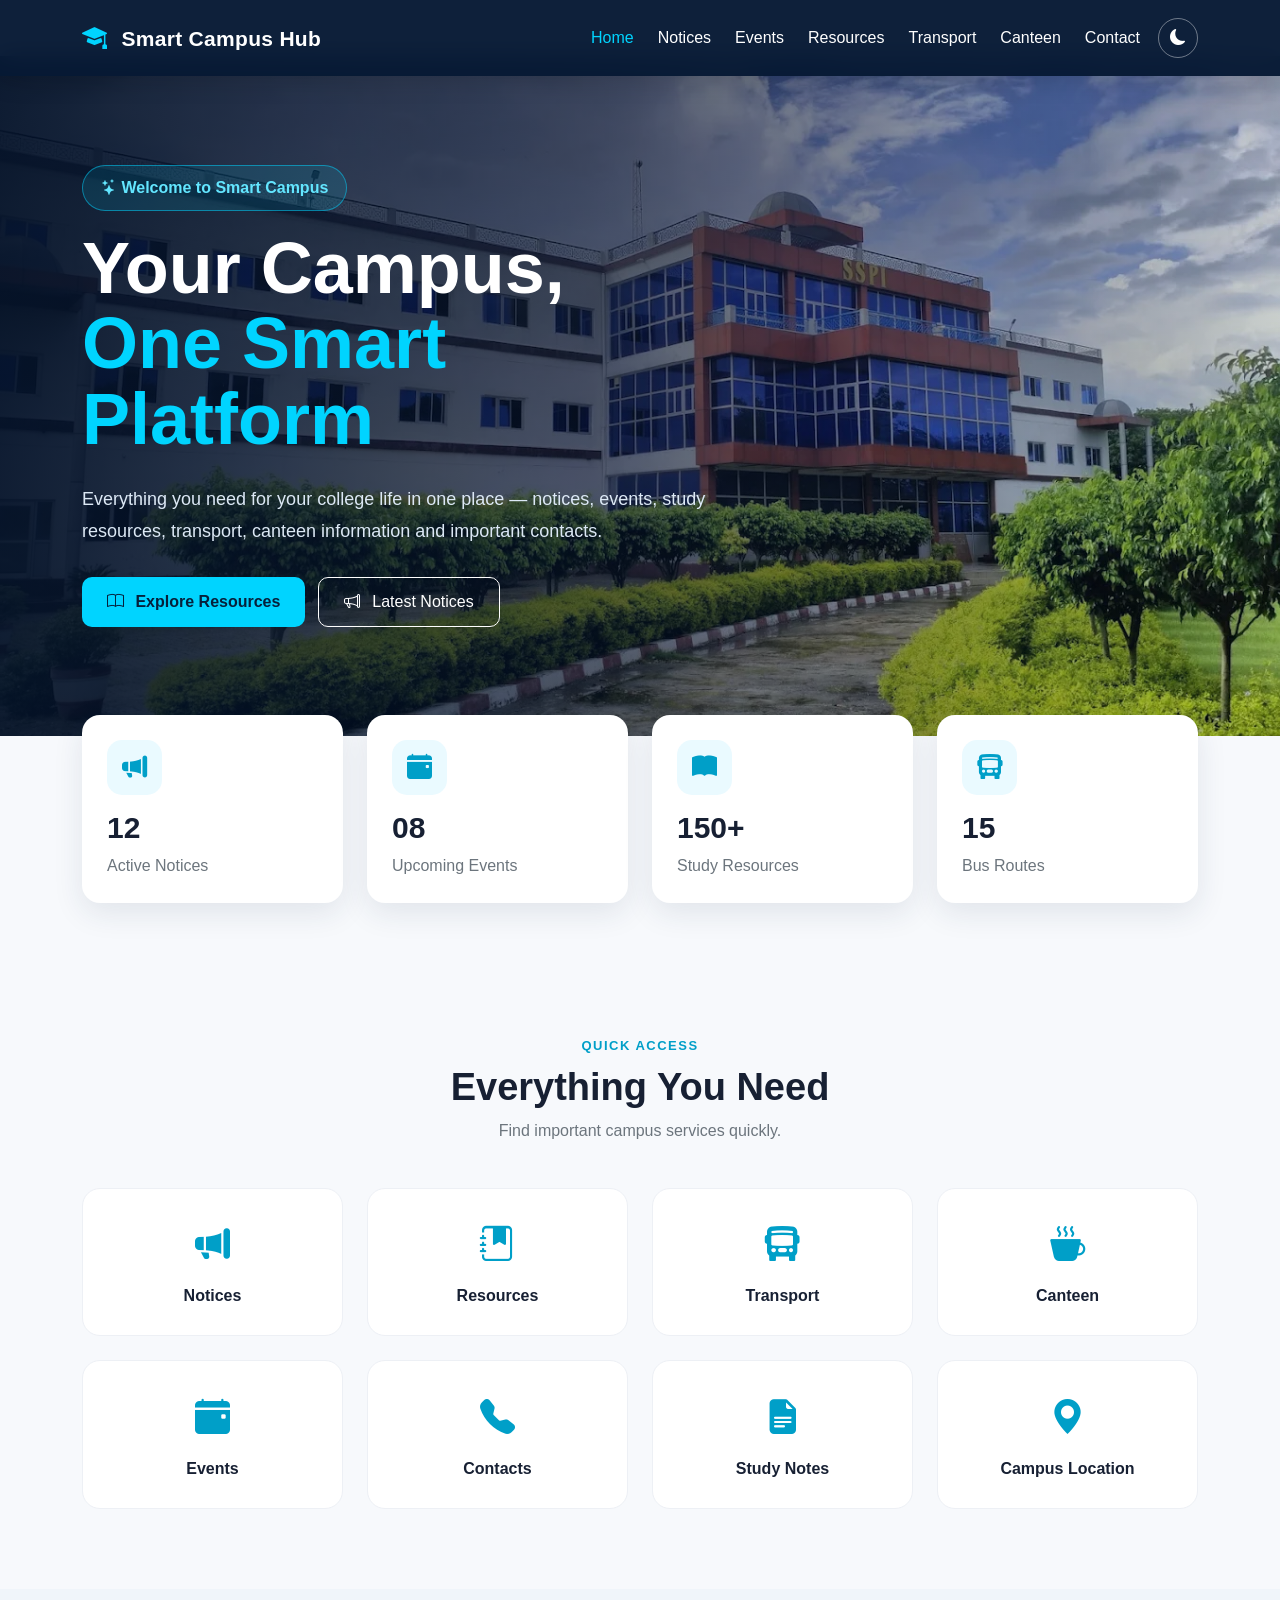
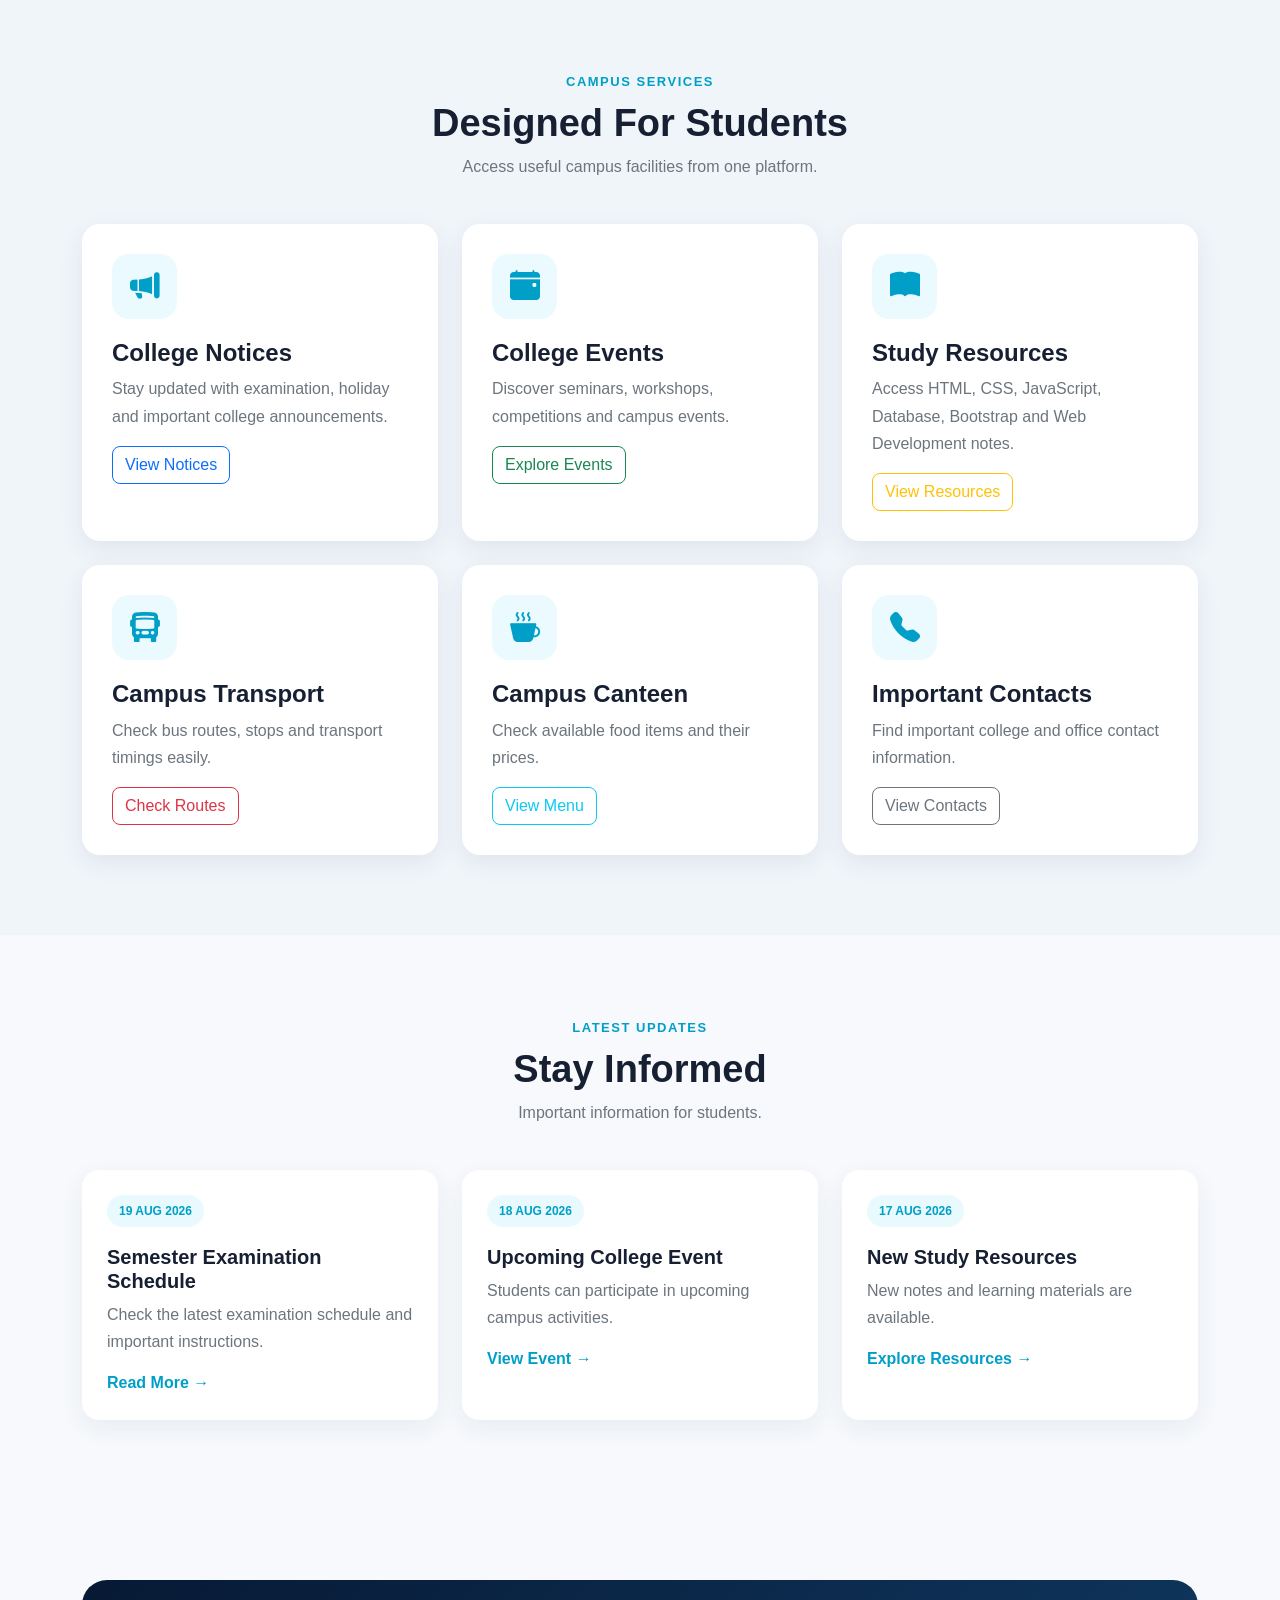
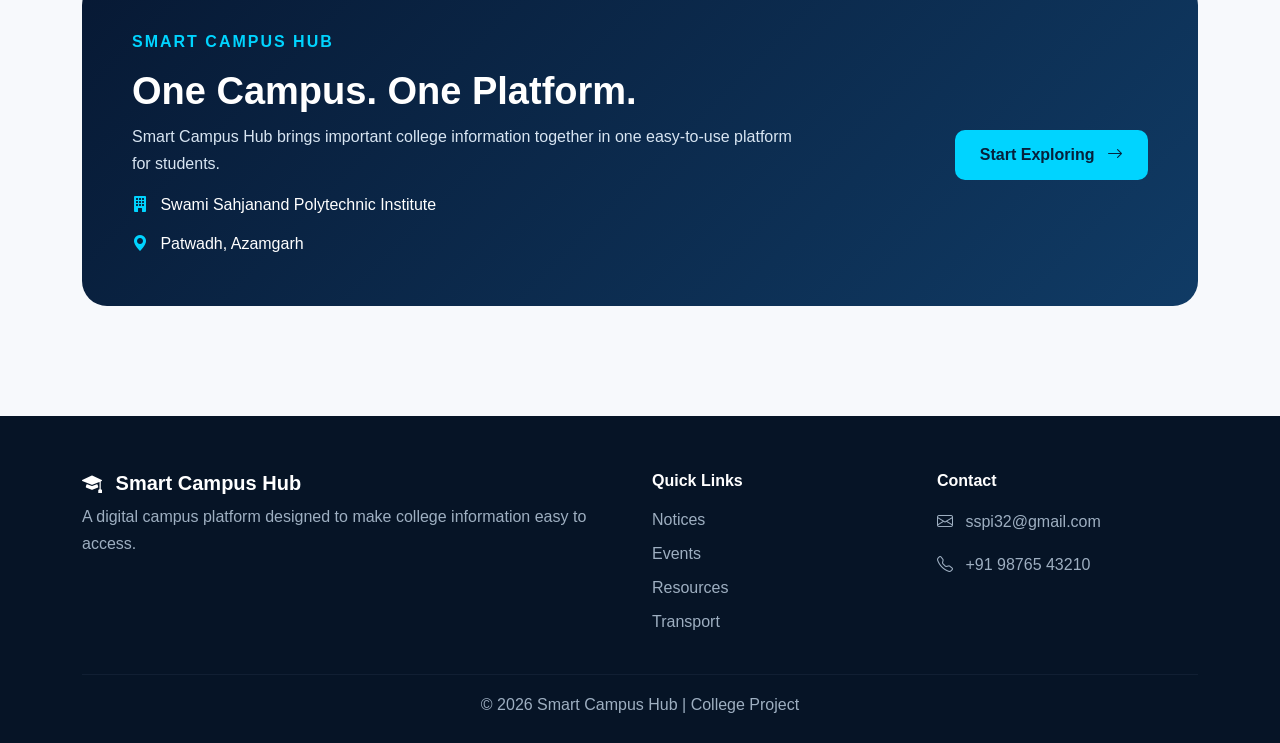
<file: index.html>
<!DOCTYPE html>
<html lang="en">
<head>
    <meta charset="UTF-8">
    <meta name="viewport" content="width=device-width, initial-scale=1.0">

    <title>Smart Campus Hub</title>

    <!-- Bootstrap -->
    <link href="https://cdn.jsdelivr.net/npm/bootstrap@5.3.3/dist/css/bootstrap.min.css" rel="stylesheet">

    <!-- Bootstrap Icons -->
    <link rel="stylesheet" href="https://cdn.jsdelivr.net/npm/bootstrap-icons@1.11.3/font/bootstrap-icons.min.css">

    <!-- Your CSS -->
    <link rel="stylesheet" href="style.css">
</head>

<body>

<!-- ================= NAVBAR ================= -->

<nav class="navbar navbar-expand-lg navbar-dark fixed-top custom-navbar">

    <div class="container">

        <a class="navbar-brand fw-bold" href="index.html">
            <i class="bi bi-mortarboard-fill me-2"></i>
            Smart Campus Hub
        </a>

        <button class="navbar-toggler"
                type="button"
                data-bs-toggle="collapse"
                data-bs-target="#navbarMenu">

            <span class="navbar-toggler-icon"></span>

        </button>

        <div class="collapse navbar-collapse" id="navbarMenu">

            <ul class="navbar-nav ms-auto align-items-lg-center">

                <li class="nav-item">
                    <a class="nav-link active" href="index.html">Home</a>
                </li>

                <li class="nav-item">
                    <a class="nav-link" href="notices.html">Notices</a>
                </li>

                <li class="nav-item">
                    <a class="nav-link" href="events.html">Events</a>
                </li>

                <li class="nav-item">
                    <a class="nav-link" href="resources.html">Resources</a>
                </li>

                <li class="nav-item">
                    <a class="nav-link" href="transport.html">Transport</a>
                </li>

                <li class="nav-item">
                    <a class="nav-link" href="canteen.html">Canteen</a>
                </li>

                <li class="nav-item">
                    <a class="nav-link" href="contact.html">Contact</a>
                </li>

                <li class="nav-item">
                    <button id="themeToggle" class="theme-btn">
                        <i class="bi bi-moon-fill"></i>
                    </button>
                </li>

            </ul>

        </div>
    </div>
</nav>


<!-- ================= HERO ================= -->

<section class="hero">

    <div class="container">

        <div class="row align-items-center">

            <div class="col-lg-7">

                <div class="hero-content">

                    <div class="welcome-badge">
                        <i class="bi bi-stars"></i>
                        Welcome to Smart Campus
                    </div>

                    <h1>
                        Your Campus,
                        <span>One Smart Platform</span>
                    </h1>

                    <p>
                        Everything you need for your college life
                        in one place — notices, events, study resources,
                        transport, canteen information and important contacts.
                    </p>

                    <div class="hero-buttons">

                        <a href="resources.html" class="btn btn-main">
                            <i class="bi bi-book me-2"></i>
                            Explore Resources
                        </a>

                        <a href="notices.html" class="btn btn-hero-outline">
                            <i class="bi bi-megaphone me-2"></i>
                            Latest Notices
                        </a>

                    </div>

                </div>

            </div>


            

        </div>

    </div>

</section>


<!-- ================= STATS ================= -->

<section class="stats-section">

    <div class="container">

        <div class="row g-4">

            <div class="col-6 col-lg-3">
                <div class="stat-card">

                    <div class="stat-icon">
                        <i class="bi bi-megaphone-fill"></i>
                    </div>

                    <h3>12</h3>

                    <p>Active Notices</p>

                </div>
            </div>


            <div class="col-6 col-lg-3">
                <div class="stat-card">

                    <div class="stat-icon">
                        <i class="bi bi-calendar-event-fill"></i>
                    </div>

                    <h3>08</h3>

                    <p>Upcoming Events</p>

                </div>
            </div>


            <div class="col-6 col-lg-3">
                <div class="stat-card">

                    <div class="stat-icon">
                        <i class="bi bi-book-fill"></i>
                    </div>

                    <h3>150+</h3>

                    <p>Study Resources</p>

                </div>
            </div>


            <div class="col-6 col-lg-3">
                <div class="stat-card">

                    <div class="stat-icon">
                        <i class="bi bi-bus-front-fill"></i>
                    </div>

                    <h3>15</h3>

                    <p>Bus Routes</p>

                </div>
            </div>

        </div>

    </div>

</section>


<!-- ================= QUICK ACCESS ================= -->

<section class="section-padding">

    <div class="container">

        <div class="section-title text-center">

            <span>QUICK ACCESS</span>

            <h2>Everything You Need</h2>

            <p>
                Find important campus services quickly.
            </p>

        </div>


        <div class="row g-4">


            <div class="col-6 col-md-4 col-lg-3">
                <a href="notices.html" class="quick-card">
                    <i class="bi bi-megaphone-fill"></i>
                    <h6>Notices</h6>
                </a>
            </div>


            <div class="col-6 col-md-4 col-lg-3">
                <a href="resources.html" class="quick-card">
                    <i class="bi bi-journal-bookmark-fill"></i>
                    <h6>Resources</h6>
                </a>
            </div>


            <div class="col-6 col-md-4 col-lg-3">
                <a href="transport.html" class="quick-card">
                    <i class="bi bi-bus-front-fill"></i>
                    <h6>Transport</h6>
                </a>
            </div>


            <div class="col-6 col-md-4 col-lg-3">
                <a href="canteen.html" class="quick-card">
                    <i class="bi bi-cup-hot-fill"></i>
                    <h6>Canteen</h6>
                </a>
            </div>


            <div class="col-6 col-md-4 col-lg-3">
                <a href="events.html" class="quick-card">
                    <i class="bi bi-calendar-event-fill"></i>
                    <h6>Events</h6>
                </a>
            </div>


            <div class="col-6 col-md-4 col-lg-3">
                <a href="contact.html" class="quick-card">
                    <i class="bi bi-telephone-fill"></i>
                    <h6>Contacts</h6>
                </a>
            </div>


            <div class="col-6 col-md-4 col-lg-3">
                <a href="resources.html" class="quick-card">
                    <i class="bi bi-file-earmark-text-fill"></i>
                    <h6>Study Notes</h6>
                </a>
            </div>


            <div class="col-6 col-md-4 col-lg-3">
                <a href="contact.html" class="quick-card">
                    <i class="bi bi-geo-alt-fill"></i>
                    <h6>Campus Location</h6>
                </a>
            </div>

        </div>

    </div>

</section>


<!-- ================= SERVICES ================= -->

<section class="services-section section-padding">

    <div class="container">

        <div class="section-title text-center">

            <span>CAMPUS SERVICES</span>

            <h2>Designed For Students</h2>

            <p>
                Access useful campus facilities from one platform.
            </p>

        </div>


        <div class="row g-4">


            <div class="col-md-6 col-lg-4">

                <div class="feature-card">

                    <div class="feature-icon">
                        <i class="bi bi-megaphone-fill"></i>
                    </div>

                    <h4>College Notices</h4>

                    <p>
                        Stay updated with examination,
                        holiday and important college announcements.
                    </p>

                    <a href="notices.html"
                       class="btn btn-outline-primary">
                        View Notices
                    </a>

                </div>

            </div>


            <div class="col-md-6 col-lg-4">

                <div class="feature-card">

                    <div class="feature-icon">
                        <i class="bi bi-calendar-event-fill"></i>
                    </div>

                    <h4>College Events</h4>

                    <p>
                        Discover seminars, workshops,
                        competitions and campus events.
                    </p>

                    <a href="events.html"
                       class="btn btn-outline-success">
                        Explore Events
                    </a>

                </div>

            </div>


            <div class="col-md-6 col-lg-4">

                <div class="feature-card">

                    <div class="feature-icon">
                        <i class="bi bi-book-fill"></i>
                    </div>

                    <h4>Study Resources</h4>

                    <p>
                        Access HTML, CSS, JavaScript,
                        Database, Bootstrap and Web Development notes.
                    </p>

                    <a href="resources.html"
                       class="btn btn-outline-warning">
                        View Resources
                    </a>

                </div>

            </div>


            <div class="col-md-6 col-lg-4">

                <div class="feature-card">

                    <div class="feature-icon">
                        <i class="bi bi-bus-front-fill"></i>
                    </div>

                    <h4>Campus Transport</h4>

                    <p>
                        Check bus routes, stops and
                        transport timings easily.
                    </p>

                    <a href="transport.html"
                       class="btn btn-outline-danger">
                        Check Routes
                    </a>

                </div>

            </div>


            <div class="col-md-6 col-lg-4">

                <div class="feature-card">

                    <div class="feature-icon">
                        <i class="bi bi-cup-hot-fill"></i>
                    </div>

                    <h4>Campus Canteen</h4>

                    <p>
                        Check available food items
                        and their prices.
                    </p>

                    <a href="canteen.html"
                       class="btn btn-outline-info">
                        View Menu
                    </a>

                </div>

            </div>


            <div class="col-md-6 col-lg-4">

                <div class="feature-card">

                    <div class="feature-icon">
                        <i class="bi bi-telephone-fill"></i>
                    </div>

                    <h4>Important Contacts</h4>

                    <p>
                        Find important college
                        and office contact information.
                    </p>

                    <a href="contact.html"
                       class="btn btn-outline-secondary">
                        View Contacts
                    </a>

                </div>

            </div>

        </div>

    </div>

</section>


<!-- ================= LATEST UPDATES ================= -->

<section class="section-padding">

    <div class="container">

        <div class="section-title text-center">

            <span>LATEST UPDATES</span>

            <h2>Stay Informed</h2>

            <p>
                Important information for students.
            </p>

        </div>


        <div class="row g-4">


            <div class="col-md-4">

                <div class="update-card">

                    <span>19 AUG 2026</span>

                    <h5>
                        Semester Examination Schedule
                    </h5>

                    <p>
                        Check the latest examination
                        schedule and important instructions.
                    </p>

                    <a href="notices.html">
                        Read More →
                    </a>

                </div>

            </div>


            <div class="col-md-4">

                <div class="update-card">

                    <span>18 AUG 2026</span>

                    <h5>
                        Upcoming College Event
                    </h5>

                    <p>
                        Students can participate in
                        upcoming campus activities.
                    </p>

                    <a href="events.html">
                        View Event →
                    </a>

                </div>

            </div>


            <div class="col-md-4">

                <div class="update-card">

                    <span>17 AUG 2026</span>

                    <h5>
                        New Study Resources
                    </h5>

                    <p>
                        New notes and learning materials
                        are available.
                    </p>

                    <a href="resources.html">
                        Explore Resources →
                    </a>

                </div>

            </div>

        </div>

    </div>

</section>


<!-- ================= CAMPUS INFO ================= -->

<section class="section-padding">

    <div class="container">

        <div class="campus-box">

            <div class="row align-items-center">

                <div class="col-lg-8">

                    <span class="campus-label">
                        SMART CAMPUS HUB
                    </span>

                    <h2>
                        One Campus. One Platform.
                    </h2>

                    <p>
                        Smart Campus Hub brings important
                        college information together in one
                        easy-to-use platform for students.
                    </p>

                    <div class="info-line">
                        <i class="bi bi-building-fill"></i>
                        Swami Sahjanand Polytechnic Institute
                    </div>

                    <div class="info-line">
                        <i class="bi bi-geo-alt-fill"></i>
                        Patwadh, Azamgarh
                    </div>

                </div>


                <div class="col-lg-4 text-lg-end mt-4">

                    <a href="resources.html"
                       class="btn btn-main">

                        Start Exploring
                        <i class="bi bi-arrow-right ms-2"></i>

                    </a>

                </div>

            </div>

        </div>

    </div>

</section>


<!-- ================= FOOTER ================= -->

<footer>

    <div class="container">

        <div class="row g-4">

            <div class="col-md-6">

                <h5>
                    <i class="bi bi-mortarboard-fill me-2"></i>
                    Smart Campus Hub
                </h5>

                <p>
                    A digital campus platform designed
                    to make college information easy to access.
                </p>

            </div>


            <div class="col-md-3">

                <h6>Quick Links</h6>

                <a href="notices.html">Notices</a>
                <a href="events.html">Events</a>
                <a href="resources.html">Resources</a>
                <a href="transport.html">Transport</a>

            </div>


            <div class="col-md-3">

                <h6>Contact</h6>

                <p>
                    <i class="bi bi-envelope me-2"></i>
                    sspi32@gmail.com
                </p>

                <p>
                    <i class="bi bi-telephone me-2"></i>
                    +91 98765 43210
                </p>

            </div>

        </div>

        <hr>

        <p class="copyright">
            © 2026 Smart Campus Hub | College Project
        </p>

    </div>

</footer>


<!-- Bootstrap JS -->

<script src="https://cdn.jsdelivr.net/npm/bootstrap@5.3.3/dist/js/bootstrap.bundle.min.js"></script>

<!-- Your JS -->

<script src="script.js"></script>

</body>
</html>
</file>
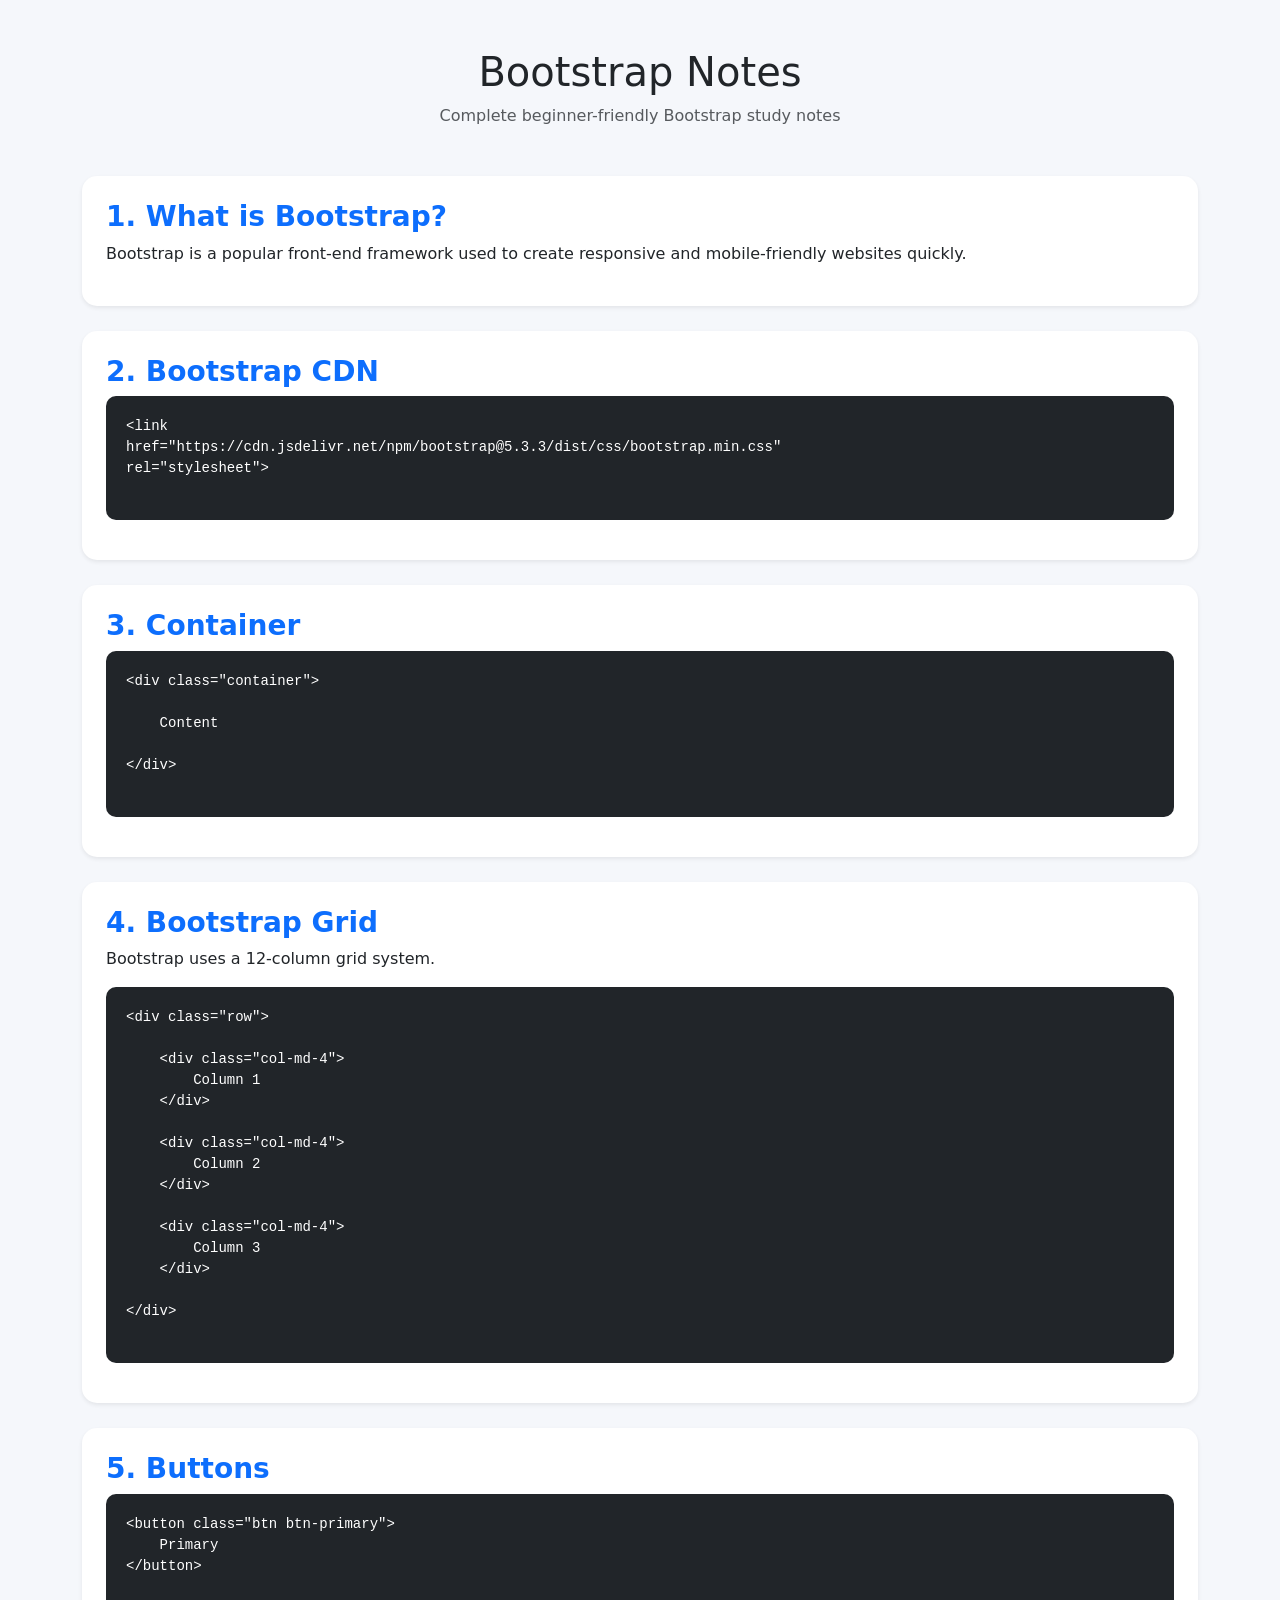
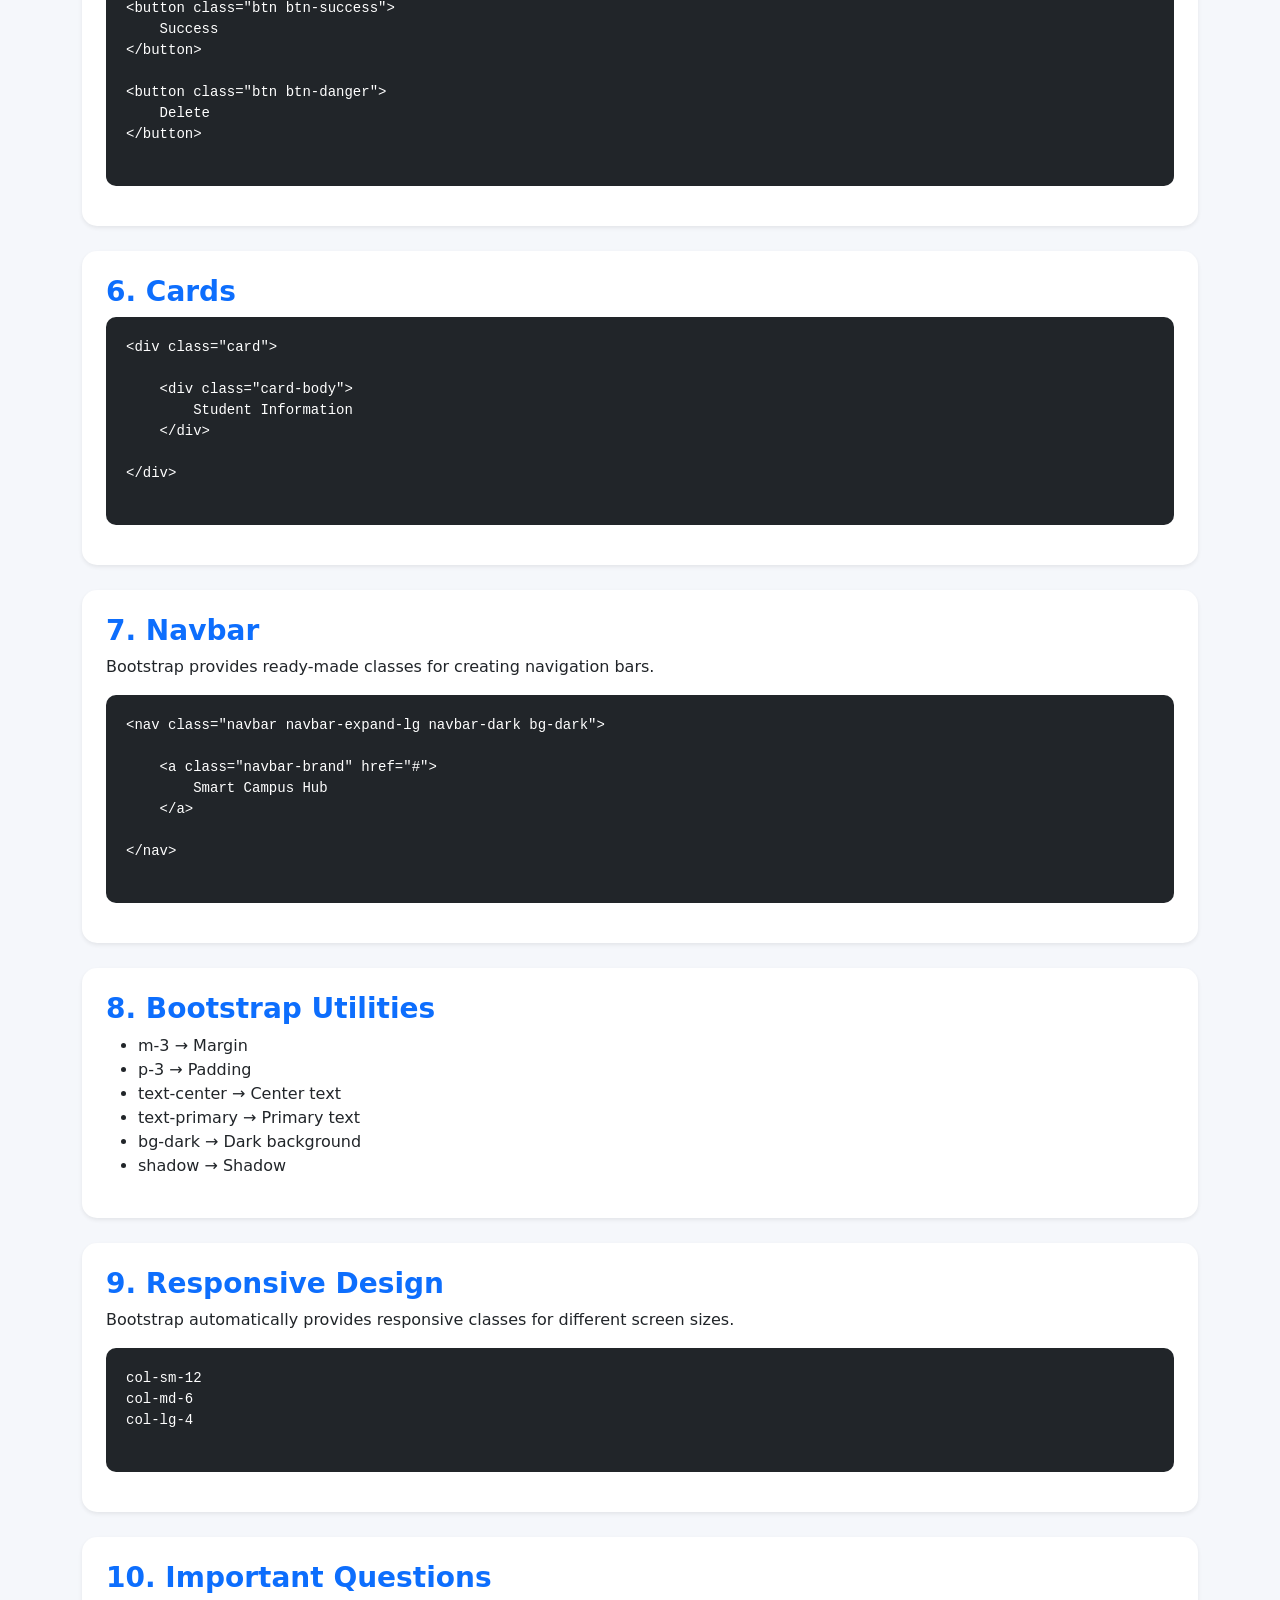
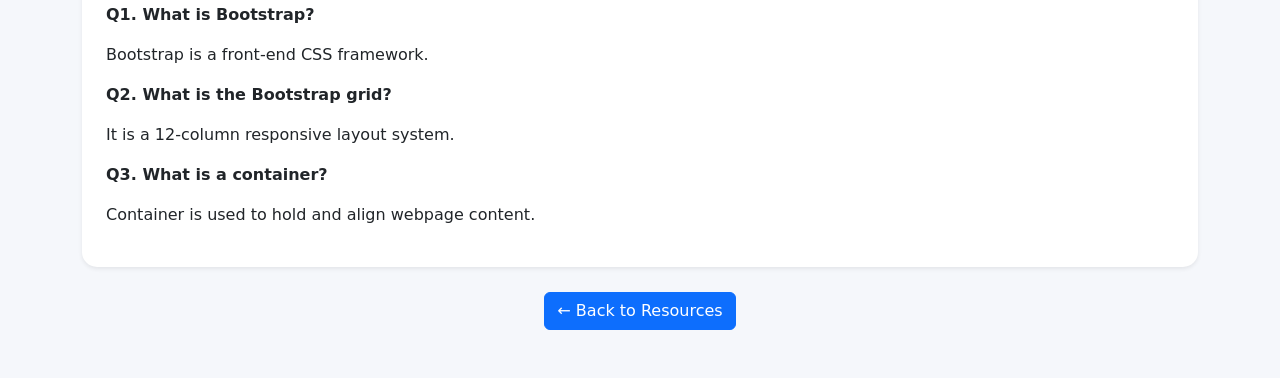
<file: Bootstrap.notes.html>
<!DOCTYPE html>
<html lang="en">
<head>
    <meta charset="UTF-8">
    <meta name="viewport" content="width=device-width, initial-scale=1.0">

    <title>Bootstrap Notes | Smart Campus Hub</title>

    <link href="https://cdn.jsdelivr.net/npm/bootstrap@5.3.3/dist/css/bootstrap.min.css" rel="stylesheet">

    <style>
        body {
            background: #f5f7fb;
        }

        .note-card {
            border: none;
            border-radius: 15px;
            margin-bottom: 25px;
        }

        pre {
            background: #212529;
            color: white;
            padding: 20px;
            border-radius: 10px;
            overflow-x: auto;
        }

        .topic-title {
            color: #0d6efd;
            font-weight: bold;
        }
    </style>
</head>

<body>

<div class="container py-5">

    <h1 class="text-center mb-2">Bootstrap Notes</h1>

    <p class="text-center text-muted mb-5">
        Complete beginner-friendly Bootstrap study notes
    </p>

    <div class="card note-card shadow-sm p-4">
        <h3 class="topic-title">1. What is Bootstrap?</h3>

        <p>
            Bootstrap is a popular front-end framework used to create
            responsive and mobile-friendly websites quickly.
        </p>
    </div>

    <div class="card note-card shadow-sm p-4">
        <h3 class="topic-title">2. Bootstrap CDN</h3>

        <pre>
&lt;link
href="https://cdn.jsdelivr.net/npm/bootstrap@5.3.3/dist/css/bootstrap.min.css"
rel="stylesheet"&gt;
        </pre>
    </div>

    <div class="card note-card shadow-sm p-4">
        <h3 class="topic-title">3. Container</h3>

        <pre>
&lt;div class="container"&gt;

    Content

&lt;/div&gt;
        </pre>
    </div>

    <div class="card note-card shadow-sm p-4">
        <h3 class="topic-title">4. Bootstrap Grid</h3>

        <p>
            Bootstrap uses a 12-column grid system.
        </p>

        <pre>
&lt;div class="row"&gt;

    &lt;div class="col-md-4"&gt;
        Column 1
    &lt;/div&gt;

    &lt;div class="col-md-4"&gt;
        Column 2
    &lt;/div&gt;

    &lt;div class="col-md-4"&gt;
        Column 3
    &lt;/div&gt;

&lt;/div&gt;
        </pre>
    </div>

    <div class="card note-card shadow-sm p-4">
        <h3 class="topic-title">5. Buttons</h3>

        <pre>
&lt;button class="btn btn-primary"&gt;
    Primary
&lt;/button&gt;

&lt;button class="btn btn-success"&gt;
    Success
&lt;/button&gt;

&lt;button class="btn btn-danger"&gt;
    Delete
&lt;/button&gt;
        </pre>
    </div>

    <div class="card note-card shadow-sm p-4">
        <h3 class="topic-title">6. Cards</h3>

        <pre>
&lt;div class="card"&gt;

    &lt;div class="card-body"&gt;
        Student Information
    &lt;/div&gt;

&lt;/div&gt;
        </pre>
    </div>

    <div class="card note-card shadow-sm p-4">
        <h3 class="topic-title">7. Navbar</h3>

        <p>
            Bootstrap provides ready-made classes for creating navigation bars.
        </p>

        <pre>
&lt;nav class="navbar navbar-expand-lg navbar-dark bg-dark"&gt;

    &lt;a class="navbar-brand" href="#"&gt;
        Smart Campus Hub
    &lt;/a&gt;

&lt;/nav&gt;
        </pre>
    </div>

    <div class="card note-card shadow-sm p-4">
        <h3 class="topic-title">8. Bootstrap Utilities</h3>

        <ul>
            <li>m-3 → Margin</li>
            <li>p-3 → Padding</li>
            <li>text-center → Center text</li>
            <li>text-primary → Primary text</li>
            <li>bg-dark → Dark background</li>
            <li>shadow → Shadow</li>
        </ul>
    </div>

    <div class="card note-card shadow-sm p-4">
        <h3 class="topic-title">9. Responsive Design</h3>

        <p>
            Bootstrap automatically provides responsive classes
            for different screen sizes.
        </p>

        <pre>
col-sm-12
col-md-6
col-lg-4
        </pre>
    </div>

    <div class="card note-card shadow-sm p-4">
        <h3 class="topic-title">10. Important Questions</h3>

        <p><b>Q1. What is Bootstrap?</b></p>
        <p>Bootstrap is a front-end CSS framework.</p>

        <p><b>Q2. What is the Bootstrap grid?</b></p>
        <p>It is a 12-column responsive layout system.</p>

        <p><b>Q3. What is a container?</b></p>
        <p>Container is used to hold and align webpage content.</p>
    </div>

    <div class="text-center mt-4">
        <a href="resources.html" class="btn btn-primary">
            ← Back to Resources
        </a>
    </div>

</div>

</body>
</html>
</file>
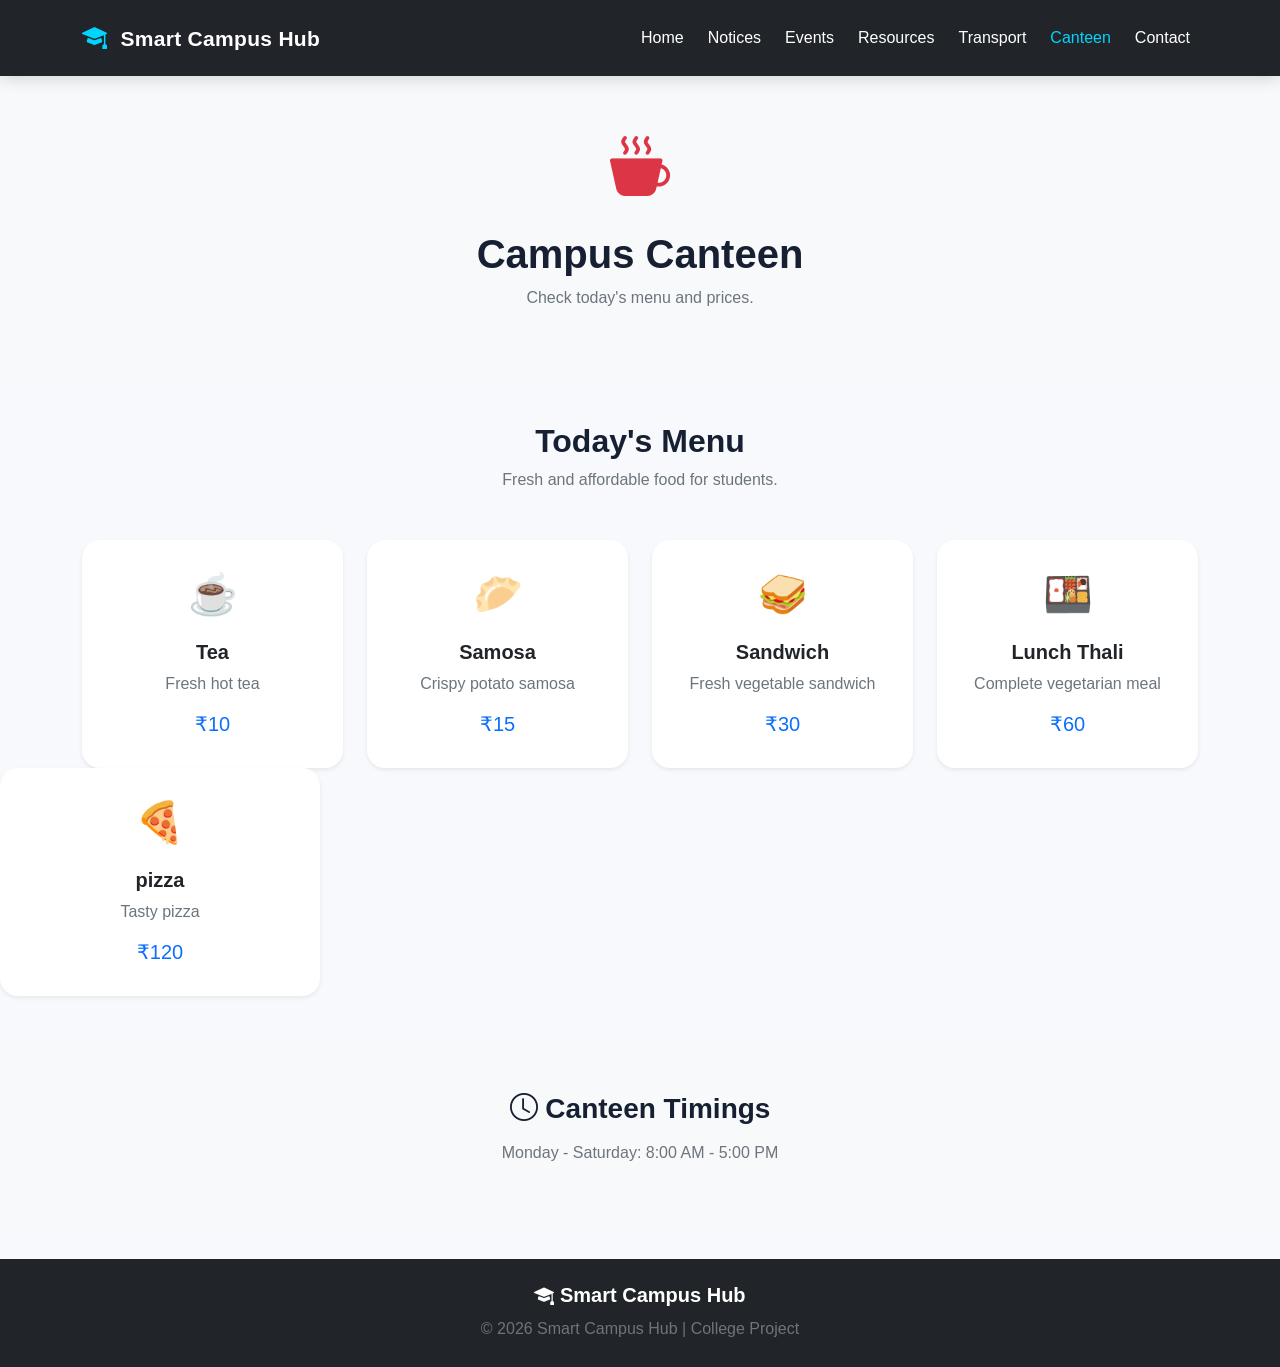
<file: canteen.html>
<!DOCTYPE html>
<html lang="en">
<head>
    <meta charset="UTF-8">
    <meta name="viewport" content="width=device-width, initial-scale=1.0">

    <title>Canteen | Smart Campus Hub</title>

    <link
        href="https://cdn.jsdelivr.net/npm/bootstrap@5.3.3/dist/css/bootstrap.min.css"
        rel="stylesheet">

    <link
        rel="stylesheet"
        href="https://cdn.jsdelivr.net/npm/bootstrap-icons@1.11.3/font/bootstrap-icons.min.css">

    <link rel="stylesheet" href="style.css">
</head>

<body>

<!-- NAVBAR -->

<nav class="navbar navbar-expand-lg navbar-dark bg-dark">

    <div class="container">

        <a class="navbar-brand fw-bold" href="index.html">
            <i class="bi bi-mortarboard-fill"></i>
            Smart Campus Hub
        </a>

        <button class="navbar-toggler"
                data-bs-toggle="collapse"
                data-bs-target="#navbarMenu">

            <span class="navbar-toggler-icon"></span>

        </button>

        <div class="collapse navbar-collapse" id="navbarMenu">

            <ul class="navbar-nav ms-auto">

                <li class="nav-item">
                    <a class="nav-link" href="index.html">Home</a>
                </li>

                <li class="nav-item">
                    <a class="nav-link" href="notices.html">Notices</a>
                </li>

                <li class="nav-item">
                    <a class="nav-link" href="events.html">Events</a>
                </li>

                <li class="nav-item">
                    <a class="nav-link" href="resources.html">Resources</a>
                </li>

                <li class="nav-item">
                    <a class="nav-link" href="transport.html">Transport</a>
                </li>

                <li class="nav-item">
                    <a class="nav-link active" href="canteen.html">Canteen</a>
                </li>

                <li class="nav-item">
                    <a class="nav-link" href="contact.html">Contact</a>
                </li>

            </ul>

        </div>
    </div>
</nav>


<!-- HEADER -->

<section class="bg-light py-5">

    <div class="container text-center">

        <i class="bi bi-cup-hot-fill text-danger"
           style="font-size:60px;"></i>

        <h1 class="fw-bold mt-3">
            Campus Canteen
        </h1>

        <p class="text-secondary">
            Check today's menu and prices.
        </p>

    </div>

</section>


<!-- MENU -->

<section class="py-5">

    <div class="container">

        <div class="text-center mb-5">

            <h2 class="fw-bold">
                Today's Menu
            </h2>

            <p class="text-secondary">
                Fresh and affordable food for students.
            </p>

        </div>


        <div class="row g-4">


            <!-- Tea -->

            <div class="col-md-6 col-lg-3">

                <div class="card border-0 shadow-sm h-100 text-center">

                    <div class="card-body p-4">

                        <div class="fs-1">☕</div>

                        <h5 class="fw-bold mt-3">
                            Tea
                        </h5>

                        <p class="text-secondary">
                            Fresh hot tea
                        </p>

                        <h5 class="text-primary">
                            ₹10
                        </h5>

                    </div>

                </div>

            </div>


            <!-- Samosa -->

            <div class="col-md-6 col-lg-3">

                <div class="card border-0 shadow-sm h-100 text-center">

                    <div class="card-body p-4">

                        <div class="fs-1">🥟</div>

                        <h5 class="fw-bold mt-3">
                            Samosa
                        </h5>

                        <p class="text-secondary">
                            Crispy potato samosa
                        </p>

                        <h5 class="text-primary">
                            ₹15
                        </h5>

                    </div>

                </div>

            </div>


            <!-- Sandwich -->

            <div class="col-md-6 col-lg-3">

                <div class="card border-0 shadow-sm h-100 text-center">

                    <div class="card-body p-4">

                        <div class="fs-1">🥪</div>

                        <h5 class="fw-bold mt-3">
                            Sandwich
                        </h5>

                        <p class="text-secondary">
                            Fresh vegetable sandwich
                        </p>

                        <h5 class="text-primary">
                            ₹30
                        </h5>

                    </div>

                </div>

            </div>


            <!-- Thali -->

            <div class="col-md-6 col-lg-3">

                <div class="card border-0 shadow-sm h-100 text-center">

                    <div class="card-body p-4">

                        <div class="fs-1">🍱</div>

                        <h5 class="fw-bold mt-3">
                            Lunch Thali
                        </h5>

                        <p class="text-secondary">
                            Complete vegetarian meal
                        </p>

                        <h5 class="text-primary">
                            ₹60
                        </h5>

                    </div>

                </div>

            </div>

        </div>

    </div>

    <!-- pizza -->

            <div class="col-md-6 col-lg-3">

                <div class="card border-0 shadow-sm h-100 text-center">

                    <div class="card-body p-4">

                        <div class="fs-1">🍕</div>

                        <h5 class="fw-bold mt-3">
                            pizza
                        </h5>

                        <p class="text-secondary">
                            Tasty pizza
                        </p>

                        <h5 class="text-primary">
                            ₹120
                        </h5>

                    </div>

                </div>

            </div>

</section>


<!-- TIMING -->

<section class="bg-light py-5">

    <div class="container text-center">

        <h3 class="fw-bold">
            <i class="bi bi-clock"></i>
            Canteen Timings
        </h3>

        <p class="text-secondary mt-3">
            Monday - Saturday: 8:00 AM - 5:00 PM
        </p>

    </div>

</section>


<!-- FOOTER -->

<footer class="bg-dark text-white py-4">

    <div class="container text-center">

        <h5>
            <i class="bi bi-mortarboard-fill"></i>
            Smart Campus Hub
        </h5>

        <p class="text-secondary mb-0">
            © 2026 Smart Campus Hub | College Project
        </p>

    </div>

</footer>


<script
    src="https://cdn.jsdelivr.net/npm/bootstrap@5.3.3/dist/js/bootstrap.bundle.min.js">
</script>

<script src="script.js"></script>

</body>
</html>
</file>
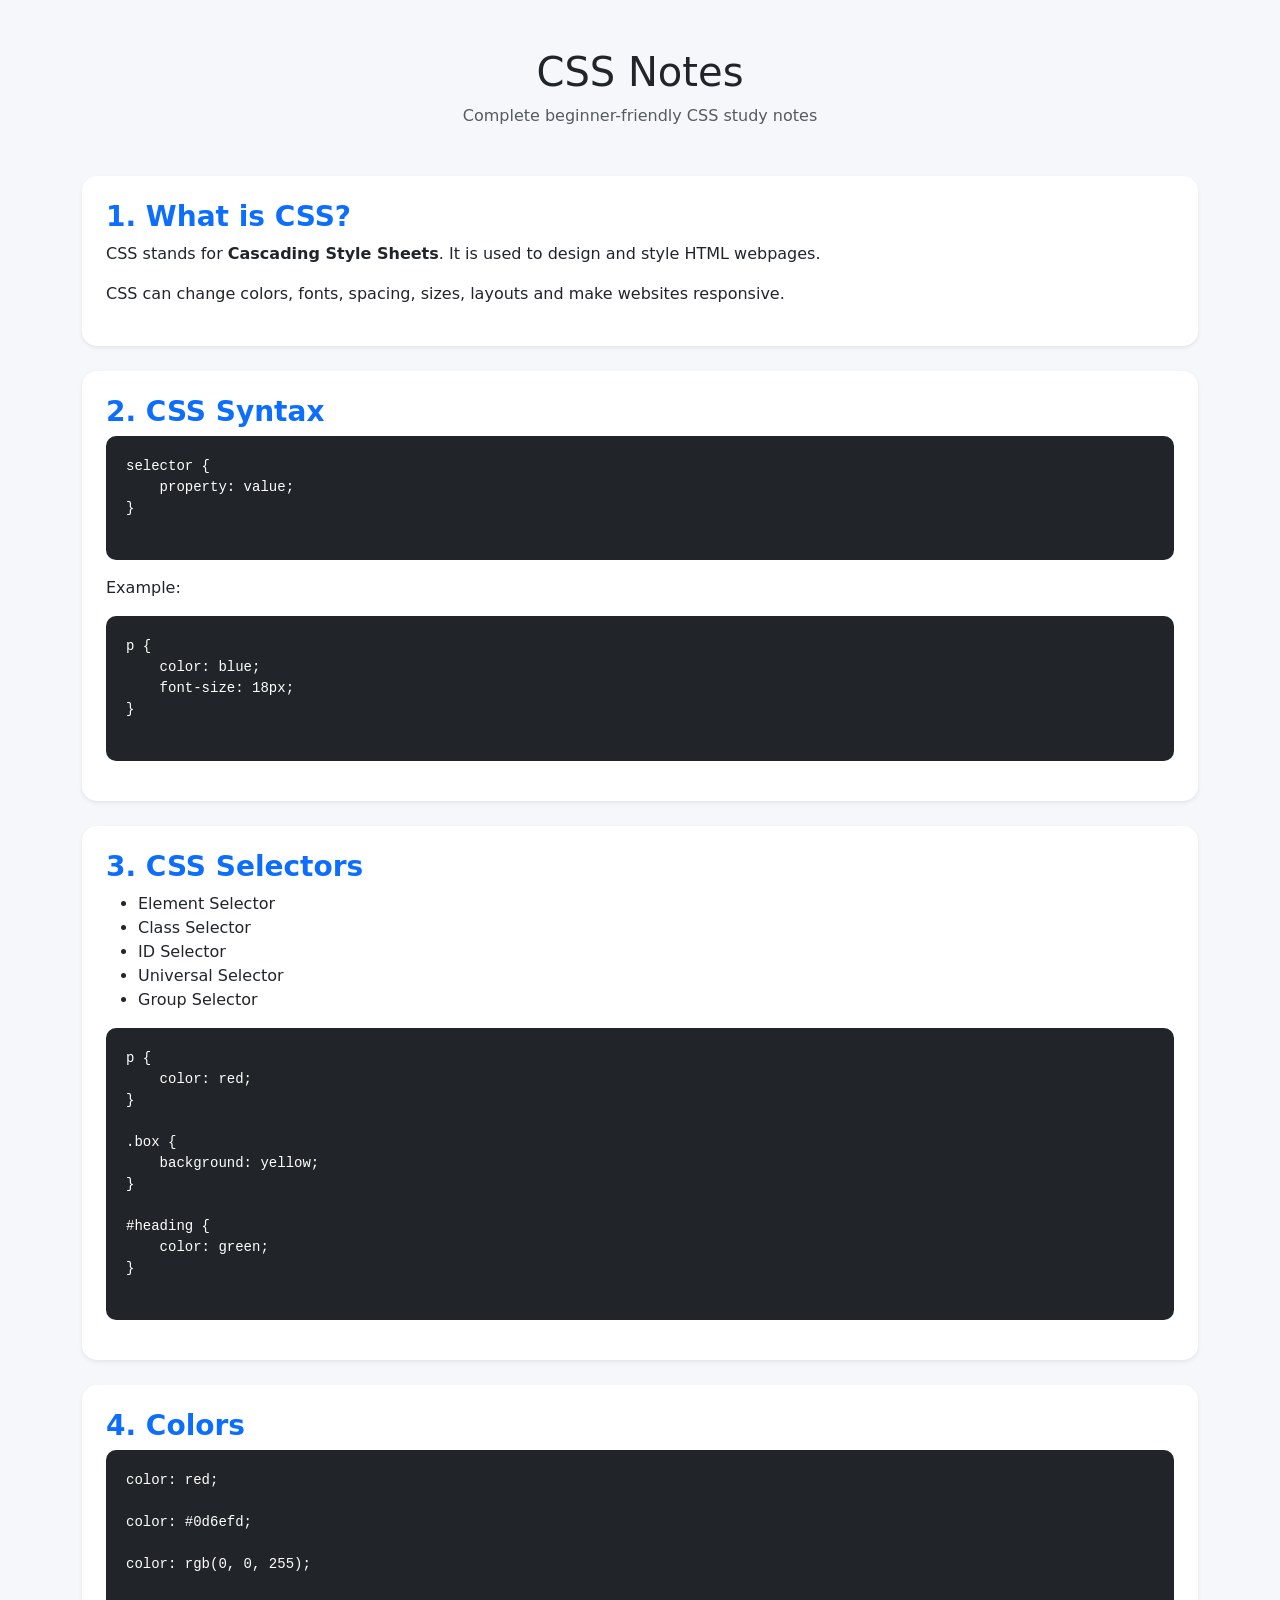
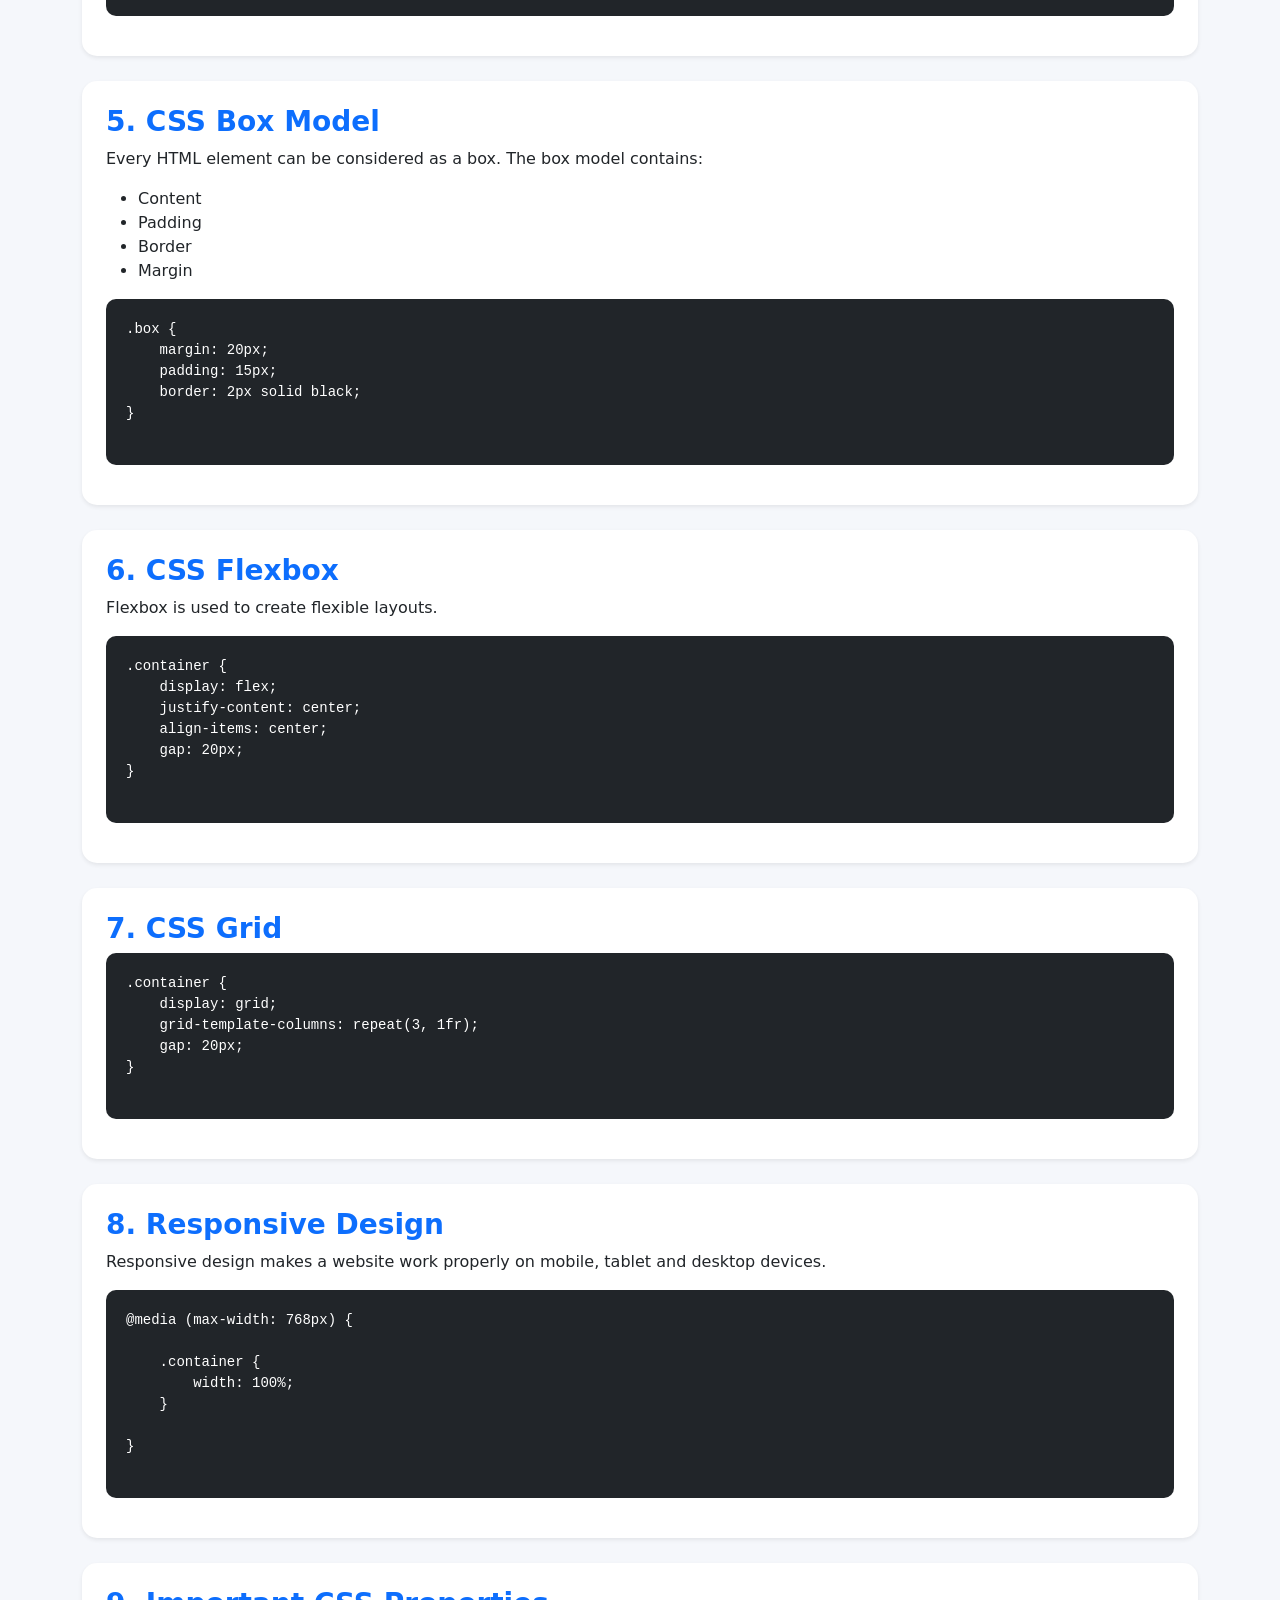
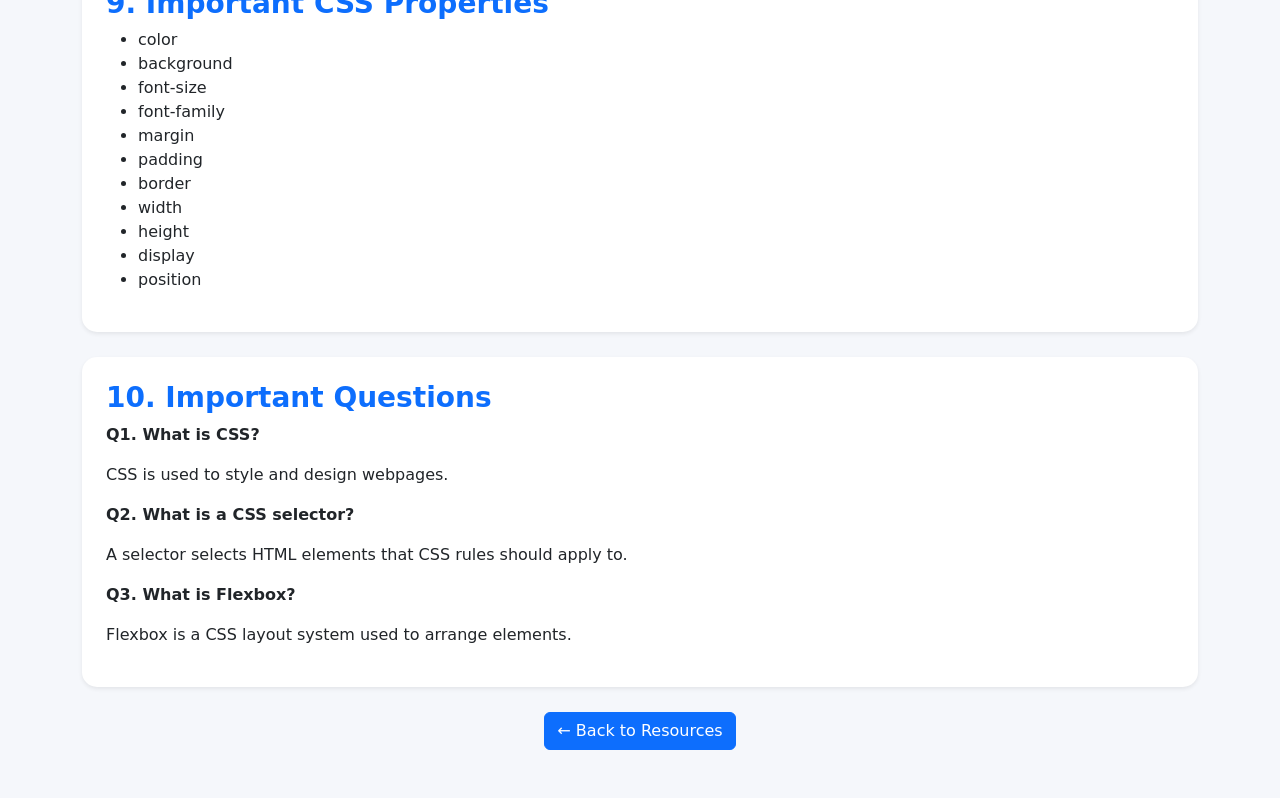
<file: css-notes.html>
<!DOCTYPE html>
<html lang="en">
<head>
    <meta charset="UTF-8">
    <meta name="viewport" content="width=device-width, initial-scale=1.0">

    <title>CSS Notes | Smart Campus Hub</title>

    <link href="https://cdn.jsdelivr.net/npm/bootstrap@5.3.3/dist/css/bootstrap.min.css" rel="stylesheet">

    <style>
        body {
            background: #f5f7fb;
        }

        .note-card {
            border: none;
            border-radius: 15px;
            margin-bottom: 25px;
        }

        pre {
            background: #212529;
            color: white;
            padding: 20px;
            border-radius: 10px;
            overflow-x: auto;
        }

        code {
            color: #d63384;
        }

        .topic-title {
            color: #0d6efd;
            font-weight: bold;
        }
    </style>
</head>

<body>

<div class="container py-5">

    <h1 class="text-center mb-2">CSS Notes</h1>
    <p class="text-center text-muted mb-5">
        Complete beginner-friendly CSS study notes
    </p>

    <!-- Introduction -->
    <div class="card note-card shadow-sm p-4">
        <h3 class="topic-title">1. What is CSS?</h3>

        <p>
            CSS stands for <b>Cascading Style Sheets</b>.
            It is used to design and style HTML webpages.
        </p>

        <p>
            CSS can change colors, fonts, spacing, sizes, layouts
            and make websites responsive.
        </p>
    </div>

    <!-- Syntax -->
    <div class="card note-card shadow-sm p-4">
        <h3 class="topic-title">2. CSS Syntax</h3>

        <pre>
selector {
    property: value;
}
        </pre>

        <p>Example:</p>

        <pre>
p {
    color: blue;
    font-size: 18px;
}
        </pre>
    </div>

    <!-- Selectors -->
    <div class="card note-card shadow-sm p-4">
        <h3 class="topic-title">3. CSS Selectors</h3>

        <ul>
            <li>Element Selector</li>
            <li>Class Selector</li>
            <li>ID Selector</li>
            <li>Universal Selector</li>
            <li>Group Selector</li>
        </ul>

        <pre>
p {
    color: red;
}

.box {
    background: yellow;
}

#heading {
    color: green;
}
        </pre>
    </div>

    <!-- Colors -->
    <div class="card note-card shadow-sm p-4">
        <h3 class="topic-title">4. Colors</h3>

        <pre>
color: red;

color: #0d6efd;

color: rgb(0, 0, 255);
        </pre>
    </div>

    <!-- Box Model -->
    <div class="card note-card shadow-sm p-4">
        <h3 class="topic-title">5. CSS Box Model</h3>

        <p>
            Every HTML element can be considered as a box.
            The box model contains:
        </p>

        <ul>
            <li>Content</li>
            <li>Padding</li>
            <li>Border</li>
            <li>Margin</li>
        </ul>

        <pre>
.box {
    margin: 20px;
    padding: 15px;
    border: 2px solid black;
}
        </pre>
    </div>

    <!-- Flexbox -->
    <div class="card note-card shadow-sm p-4">
        <h3 class="topic-title">6. CSS Flexbox</h3>

        <p>
            Flexbox is used to create flexible layouts.
        </p>

        <pre>
.container {
    display: flex;
    justify-content: center;
    align-items: center;
    gap: 20px;
}
        </pre>
    </div>

    <!-- Grid -->
    <div class="card note-card shadow-sm p-4">
        <h3 class="topic-title">7. CSS Grid</h3>

        <pre>
.container {
    display: grid;
    grid-template-columns: repeat(3, 1fr);
    gap: 20px;
}
        </pre>
    </div>

    <!-- Responsive -->
    <div class="card note-card shadow-sm p-4">
        <h3 class="topic-title">8. Responsive Design</h3>

        <p>
            Responsive design makes a website work properly
            on mobile, tablet and desktop devices.
        </p>

        <pre>
@media (max-width: 768px) {

    .container {
        width: 100%;
    }

}
        </pre>
    </div>

    <!-- Important Properties -->
    <div class="card note-card shadow-sm p-4">
        <h3 class="topic-title">9. Important CSS Properties</h3>

        <ul>
            <li>color</li>
            <li>background</li>
            <li>font-size</li>
            <li>font-family</li>
            <li>margin</li>
            <li>padding</li>
            <li>border</li>
            <li>width</li>
            <li>height</li>
            <li>display</li>
            <li>position</li>
        </ul>
    </div>

    <!-- Questions -->
    <div class="card note-card shadow-sm p-4">
        <h3 class="topic-title">10. Important Questions</h3>

        <p><b>Q1. What is CSS?</b></p>
        <p>CSS is used to style and design webpages.</p>

        <p><b>Q2. What is a CSS selector?</b></p>
        <p>A selector selects HTML elements that CSS rules should apply to.</p>

        <p><b>Q3. What is Flexbox?</b></p>
        <p>Flexbox is a CSS layout system used to arrange elements.</p>
    </div>

    <div class="text-center mt-4">
        <a href="resources.html" class="btn btn-primary">
            ← Back to Resources
        </a>
    </div>

</div>

</body>
</html>
</file>
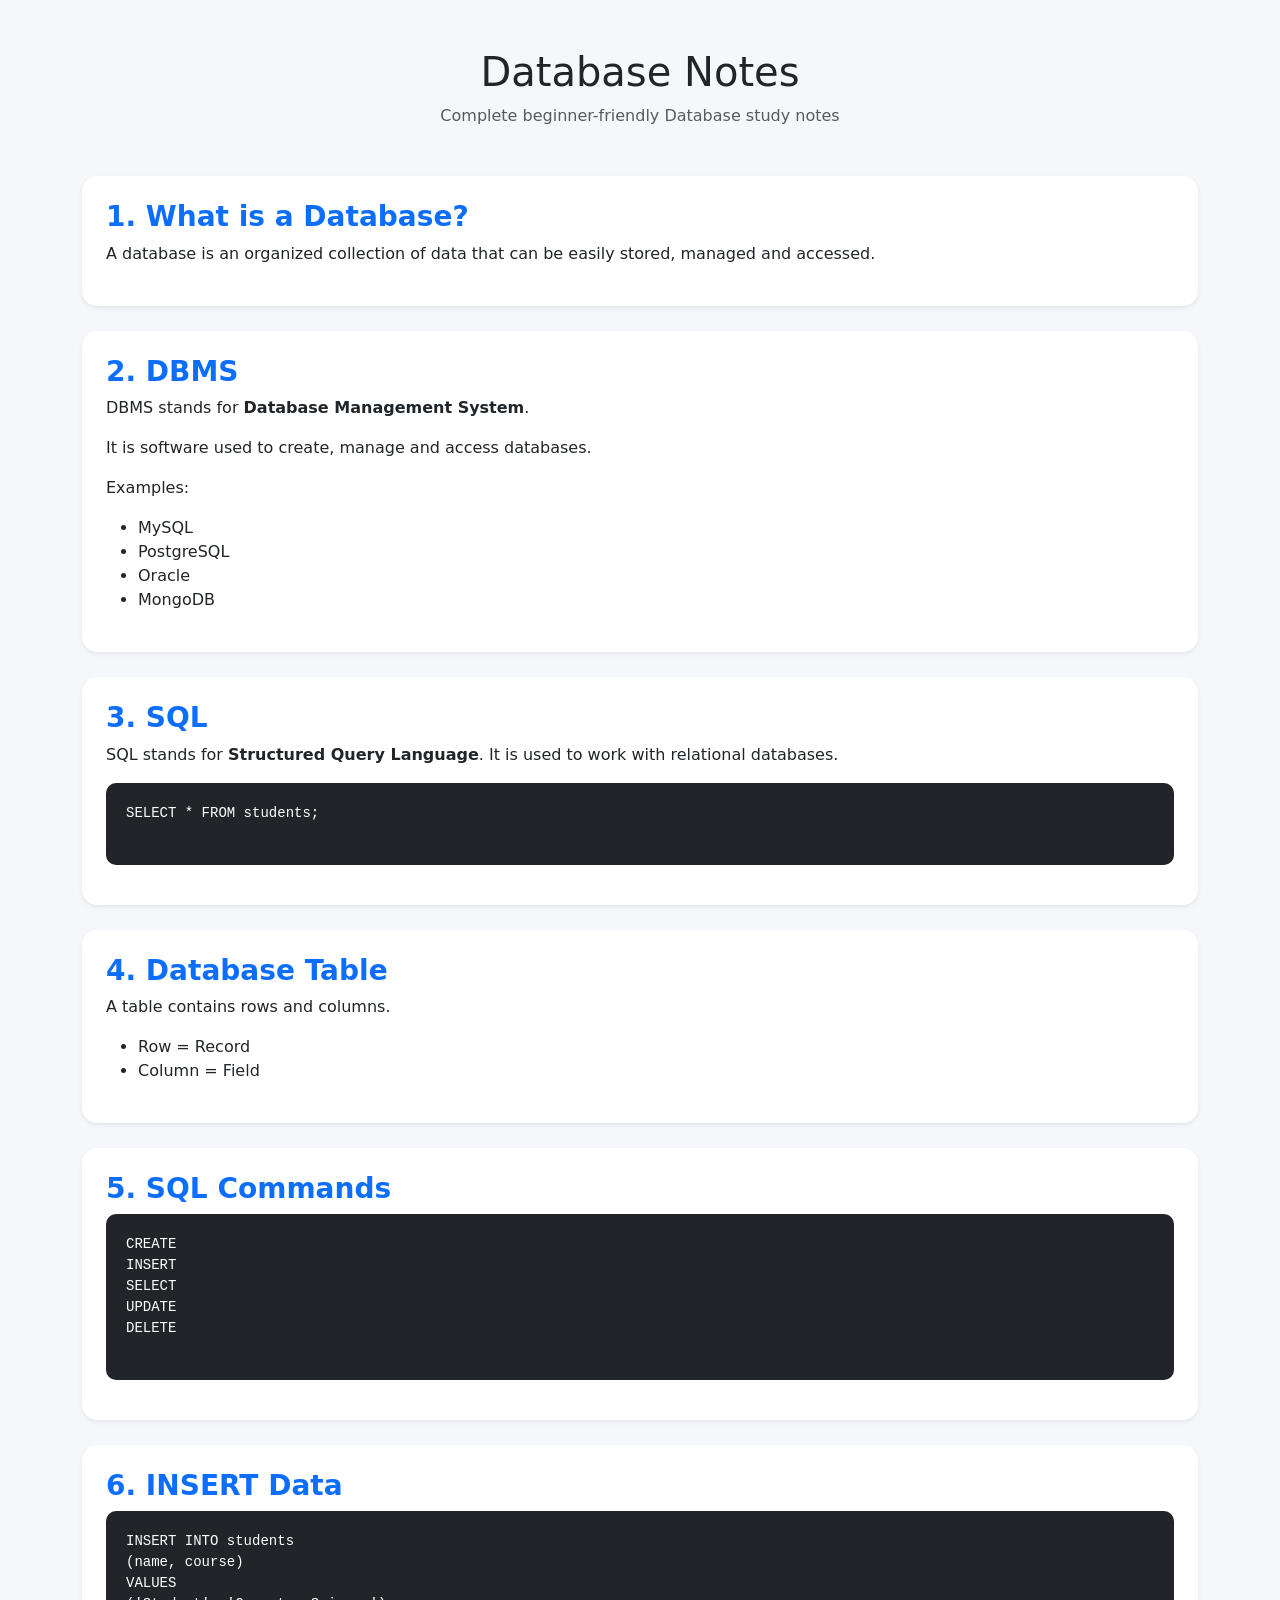
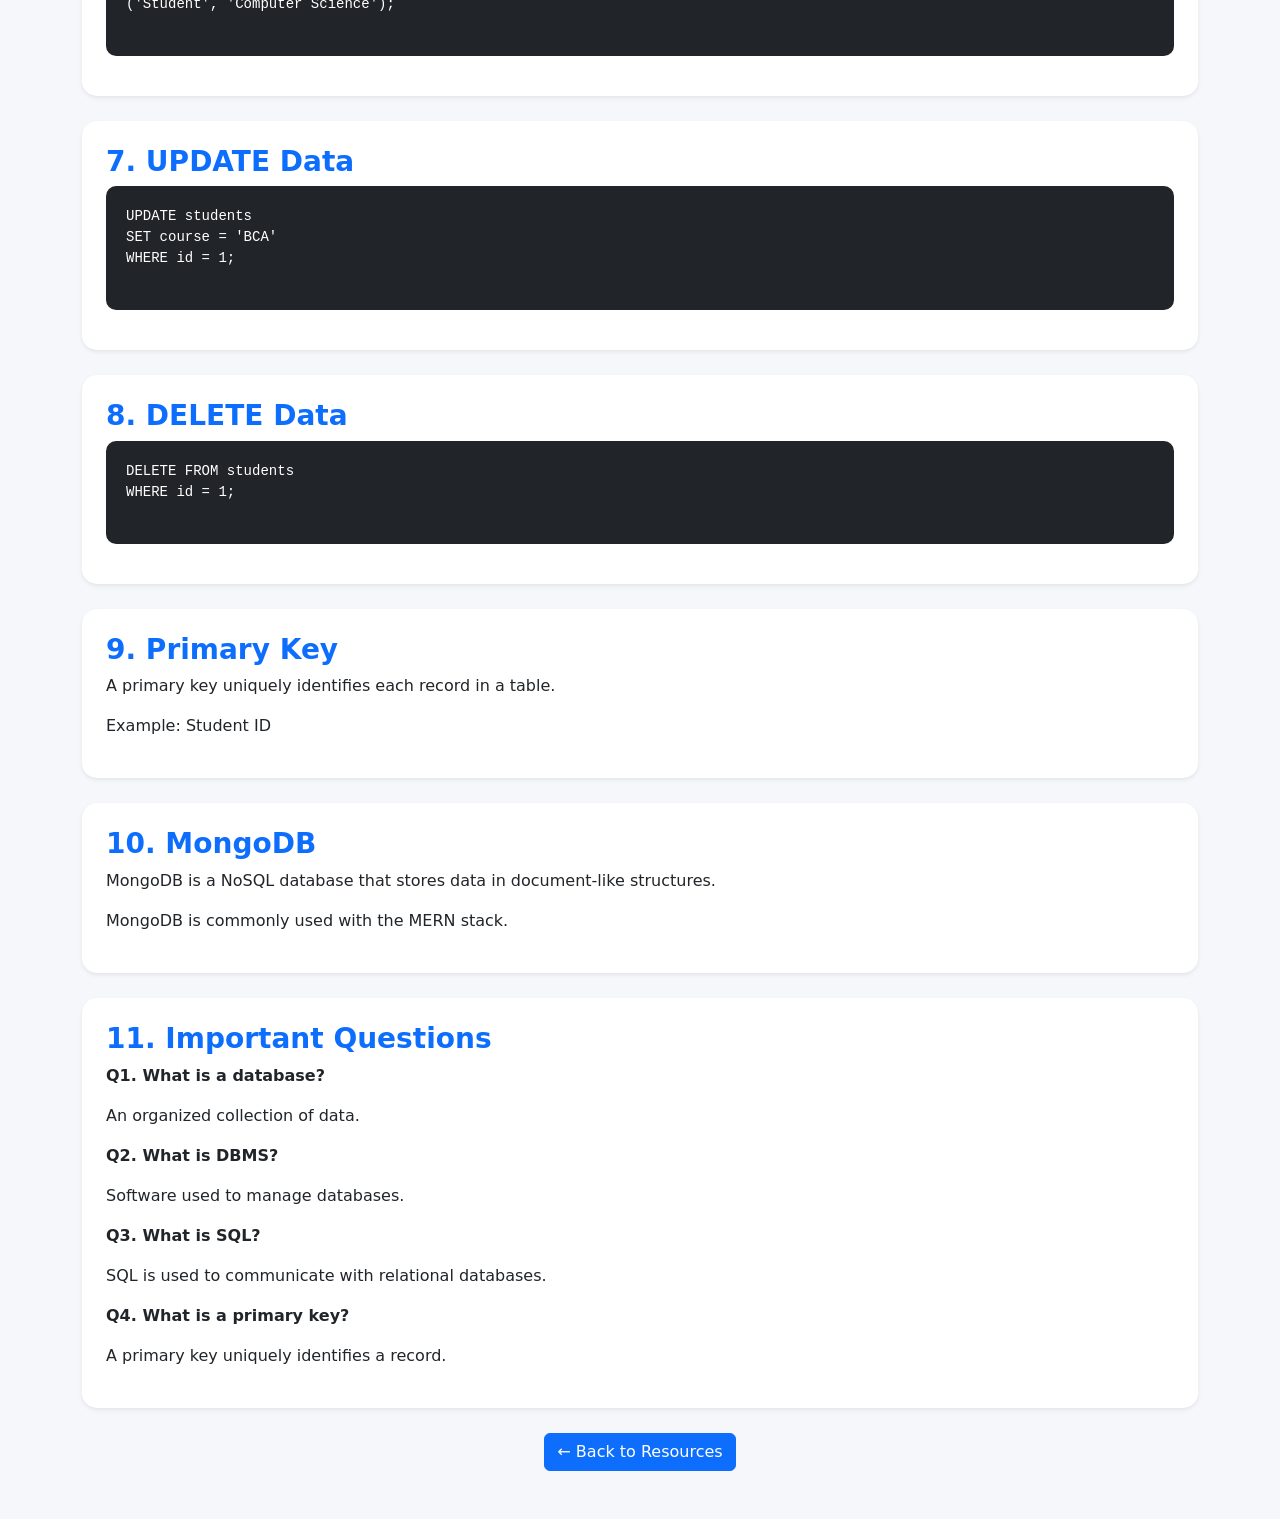
<file: database.notes.html>
<!DOCTYPE html>
<html lang="en">
<head>
    <meta charset="UTF-8">
    <meta name="viewport" content="width=device-width, initial-scale=1.0">

    <title>Database Notes | Smart Campus Hub</title>

    <link href="https://cdn.jsdelivr.net/npm/bootstrap@5.3.3/dist/css/bootstrap.min.css" rel="stylesheet">

    <style>
        body {
            background: #f5f7fb;
        }

        .note-card {
            border: none;
            border-radius: 15px;
            margin-bottom: 25px;
        }

        pre {
            background: #212529;
            color: white;
            padding: 20px;
            border-radius: 10px;
            overflow-x: auto;
        }

        .topic-title {
            color: #0d6efd;
            font-weight: bold;
        }
    </style>
</head>

<body>

<div class="container py-5">

    <h1 class="text-center mb-2">Database Notes</h1>

    <p class="text-center text-muted mb-5">
        Complete beginner-friendly Database study notes
    </p>

    <div class="card note-card shadow-sm p-4">
        <h3 class="topic-title">1. What is a Database?</h3>

        <p>
            A database is an organized collection of data that can
            be easily stored, managed and accessed.
        </p>
    </div>

    <div class="card note-card shadow-sm p-4">
        <h3 class="topic-title">2. DBMS</h3>

        <p>
            DBMS stands for <b>Database Management System</b>.
        </p>

        <p>
            It is software used to create, manage and access databases.
        </p>

        <p>Examples:</p>

        <ul>
            <li>MySQL</li>
            <li>PostgreSQL</li>
            <li>Oracle</li>
            <li>MongoDB</li>
        </ul>
    </div>

    <div class="card note-card shadow-sm p-4">
        <h3 class="topic-title">3. SQL</h3>

        <p>
            SQL stands for <b>Structured Query Language</b>.
            It is used to work with relational databases.
        </p>

        <pre>
SELECT * FROM students;
        </pre>
    </div>

    <div class="card note-card shadow-sm p-4">
        <h3 class="topic-title">4. Database Table</h3>

        <p>
            A table contains rows and columns.
        </p>

        <ul>
            <li>Row = Record</li>
            <li>Column = Field</li>
        </ul>
    </div>

    <div class="card note-card shadow-sm p-4">
        <h3 class="topic-title">5. SQL Commands</h3>

        <pre>
CREATE
INSERT
SELECT
UPDATE
DELETE
        </pre>
    </div>

    <div class="card note-card shadow-sm p-4">
        <h3 class="topic-title">6. INSERT Data</h3>

        <pre>
INSERT INTO students
(name, course)
VALUES
('Student', 'Computer Science');
        </pre>
    </div>

    <div class="card note-card shadow-sm p-4">
        <h3 class="topic-title">7. UPDATE Data</h3>

        <pre>
UPDATE students
SET course = 'BCA'
WHERE id = 1;
        </pre>
    </div>

    <div class="card note-card shadow-sm p-4">
        <h3 class="topic-title">8. DELETE Data</h3>

        <pre>
DELETE FROM students
WHERE id = 1;
        </pre>
    </div>

    <div class="card note-card shadow-sm p-4">
        <h3 class="topic-title">9. Primary Key</h3>

        <p>
            A primary key uniquely identifies each record in a table.
        </p>

        <p>
            Example: Student ID
        </p>
    </div>

    <div class="card note-card shadow-sm p-4">
        <h3 class="topic-title">10. MongoDB</h3>

        <p>
            MongoDB is a NoSQL database that stores data in
            document-like structures.
        </p>

        <p>
            MongoDB is commonly used with the MERN stack.
        </p>
    </div>

    <div class="card note-card shadow-sm p-4">
        <h3 class="topic-title">11. Important Questions</h3>

        <p><b>Q1. What is a database?</b></p>
        <p>An organized collection of data.</p>

        <p><b>Q2. What is DBMS?</b></p>
        <p>Software used to manage databases.</p>

        <p><b>Q3. What is SQL?</b></p>
        <p>SQL is used to communicate with relational databases.</p>

        <p><b>Q4. What is a primary key?</b></p>
        <p>A primary key uniquely identifies a record.</p>
    </div>

    <div class="text-center mt-4">
        <a href="resources.html" class="btn btn-primary">
            ← Back to Resources
        </a>
    </div>

</div>

</body>
</html>
</file>
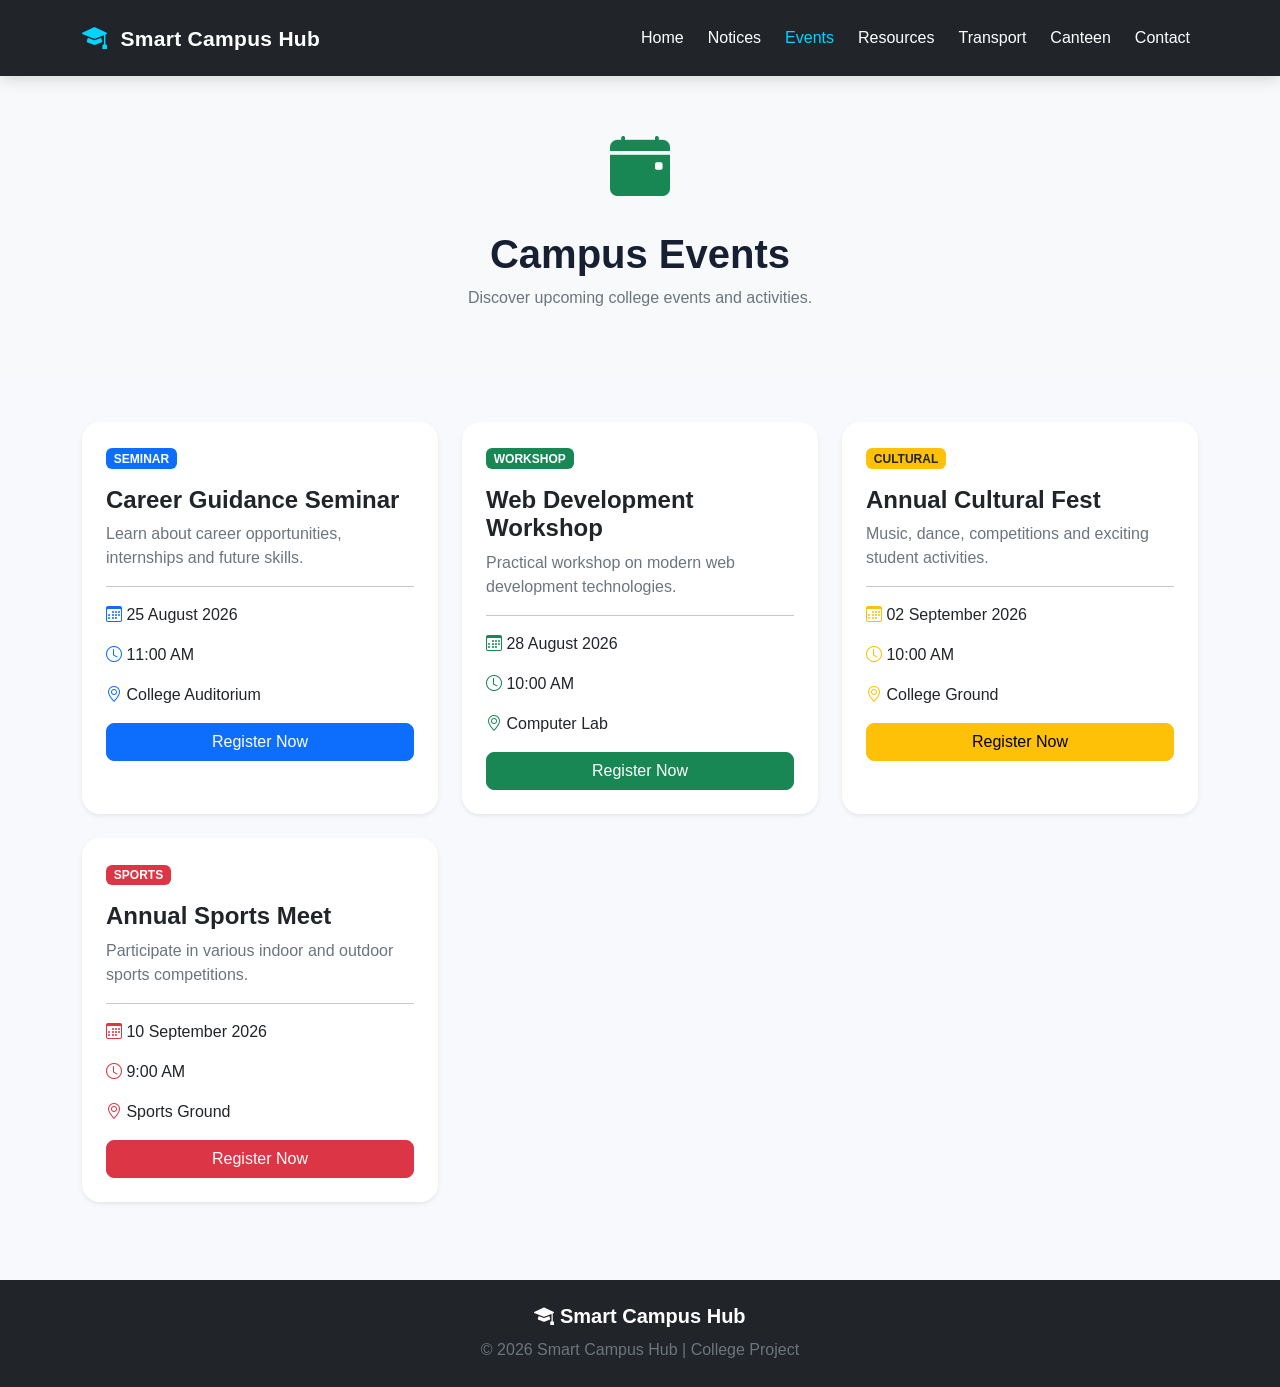
<file: events.html>
<!DOCTYPE html>
<html lang="en">
<head>

    <meta charset="UTF-8">
    <meta name="viewport" content="width=device-width, initial-scale=1.0">

    <title>Events | Smart Campus Hub</title>

    <!-- Bootstrap CSS -->
    <link
        href="https://cdn.jsdelivr.net/npm/bootstrap@5.3.3/dist/css/bootstrap.min.css"
        rel="stylesheet">

    <!-- Bootstrap Icons -->
    <link
        rel="stylesheet"
        href="https://cdn.jsdelivr.net/npm/bootstrap-icons@1.11.3/font/bootstrap-icons.min.css">

    <!-- Custom CSS -->
    <link rel="stylesheet" href="style.css">

</head>

<body>

<!-- ================= NAVBAR ================= -->

<nav class="navbar navbar-expand-lg navbar-dark bg-dark">

    <div class="container">

        <a class="navbar-brand fw-bold" href="index.html">
            <i class="bi bi-mortarboard-fill"></i>
            Smart Campus Hub
        </a>

        <button class="navbar-toggler"
                data-bs-toggle="collapse"
                data-bs-target="#navbarMenu">

            <span class="navbar-toggler-icon"></span>

        </button>

        <div class="collapse navbar-collapse" id="navbarMenu">

            <ul class="navbar-nav ms-auto">

                <li class="nav-item">
                    <a class="nav-link" href="index.html">Home</a>
                </li>

                <li class="nav-item">
                    <a class="nav-link" href="notices.html">Notices</a>
                </li>

                <li class="nav-item">
                    <a class="nav-link active" href="events.html">Events</a>
                </li>

                <li class="nav-item">
                    <a class="nav-link" href="resources.html">Resources</a>
                </li>

                <li class="nav-item">
                    <a class="nav-link" href="transport.html">Transport</a>
                </li>

                <li class="nav-item">
                    <a class="nav-link" href="canteen.html">Canteen</a>
                </li>

                <li class="nav-item">
                    <a class="nav-link" href="contact.html">Contact</a>
                </li>

            </ul>

        </div>

    </div>

</nav>


<!-- ================= HEADER ================= -->

<section class="bg-light py-5">

    <div class="container text-center">

        <i class="bi bi-calendar-event-fill text-success"
           style="font-size:60px;"></i>

        <h1 class="fw-bold mt-3">
            Campus Events
        </h1>

        <p class="text-secondary">
            Discover upcoming college events and activities.
        </p>

    </div>

</section>


<!-- ================= EVENTS ================= -->

<section class="py-5">

    <div class="container">

        <div class="row g-4">


            <!-- ================= EVENT 1 ================= -->

            <div class="col-md-6 col-lg-4">

                <div class="card border-0 shadow-sm h-100">

                    <div class="card-body p-4">

                        <span class="badge bg-primary">
                            SEMINAR
                        </span>

                        <h4 class="fw-bold mt-3">
                            Career Guidance Seminar
                        </h4>

                        <p class="text-secondary">
                            Learn about career opportunities,
                            internships and future skills.
                        </p>

                        <hr>

                        <p>
                            <i class="bi bi-calendar3 text-primary"></i>
                            25 August 2026
                        </p>

                        <p>
                            <i class="bi bi-clock text-primary"></i>
                            11:00 AM
                        </p>

                        <p>
                            <i class="bi bi-geo-alt text-primary"></i>
                            College Auditorium
                        </p>

                        <!-- Register Button -->
                         
                        <button class="btn btn-primary w-100"
                                onclick="openRegistration('Career Guidance Seminar')">
                            Register Now
                        </button>

                    </div>

                </div>

            </div>


            <!-- ================= EVENT 2 ================= -->

            <div class="col-md-6 col-lg-4">

                <div class="card border-0 shadow-sm h-100">

                    <div class="card-body p-4">

                        <span class="badge bg-success">
                            WORKSHOP
                        </span>

                        <h4 class="fw-bold mt-3">
                            Web Development Workshop
                        </h4>

                        <p class="text-secondary">
                            Practical workshop on modern
                            web development technologies.
                        </p>

                        <hr>

                        <p>
                            <i class="bi bi-calendar3 text-success"></i>
                            28 August 2026
                        </p>

                        <p>
                            <i class="bi bi-clock text-success"></i>
                            10:00 AM
                        </p>

                        <p>
                            <i class="bi bi-geo-alt text-success"></i>
                            Computer Lab
                        </p>

                        <!-- Register Button -->
                        <button class="btn btn-success w-100"
                                onclick="openRegistration('Web Development Workshop')">
                            Register Now
                        </button>

                    </div>

                </div>

            </div>


            <!-- ================= EVENT 3 ================= -->

            <div class="col-md-6 col-lg-4">

                <div class="card border-0 shadow-sm h-100">

                    <div class="card-body p-4">

                        <span class="badge bg-warning text-dark">
                            CULTURAL
                        </span>

                        <h4 class="fw-bold mt-3">
                            Annual Cultural Fest
                        </h4>

                        <p class="text-secondary">
                            Music, dance, competitions and
                            exciting student activities.
                        </p>

                        <hr>

                        <p>
                            <i class="bi bi-calendar3 text-warning"></i>
                            02 September 2026
                        </p>

                        <p>
                            <i class="bi bi-clock text-warning"></i>
                            10:00 AM
                        </p>

                        <p>
                            <i class="bi bi-geo-alt text-warning"></i>
                            College Ground
                        </p>

                        <!-- Register Button -->
                        <button class="btn btn-warning w-100"
                                onclick="openRegistration('Annual Cultural Fest')">
                            Register Now
                        </button>

                    </div>

                </div>

            </div>


            <!-- ================= EVENT 4 ================= -->

            <div class="col-md-6 col-lg-4">

                <div class="card border-0 shadow-sm h-100">

                    <div class="card-body p-4">

                        <span class="badge bg-danger">
                            SPORTS
                        </span>

                        <h4 class="fw-bold mt-3">
                            Annual Sports Meet
                        </h4>

                        <p class="text-secondary">
                            Participate in various indoor
                            and outdoor sports competitions.
                        </p>

                        <hr>

                        <p>
                            <i class="bi bi-calendar3 text-danger"></i>
                            10 September 2026
                        </p>

                        <p>
                            <i class="bi bi-clock text-danger"></i>
                            9:00 AM
                        </p>

                        <p>
                            <i class="bi bi-geo-alt text-danger"></i>
                            Sports Ground
                        </p>

                        <!-- Register Button -->
                        <button class="btn btn-danger w-100"
                                onclick="openRegistration('Annual Sports Meet')">
                            Register Now
                        </button>

                    </div>

                </div>

            </div>

        </div>

    </div>

</section>


<!-- ================= REGISTRATION MODAL ================= -->

<div class="modal fade" id="registrationModal" tabindex="-1">

    <div class="modal-dialog modal-dialog-centered">

        <div class="modal-content">

            <!-- Modal Header -->
            <div class="modal-header">

                <h5 class="modal-title">
                    <i class="bi bi-person-plus-fill"></i>
                    Event Registration
                </h5>

                <button type="button"
                        class="btn-close"
                        data-bs-dismiss="modal">
                </button>

            </div>


            <!-- Modal Body -->
            <div class="modal-body">

                <form id="registrationForm">

                    <!-- Selected Event -->
                    <div class="mb-3">

                        <label class="form-label fw-bold">
                            Selected Event
                        </label>

                        <input type="text"
                               id="eventName"
                               class="form-control"
                               readonly>

                    </div>


                    <!-- Student Name -->
                    <div class="mb-3">

                        <label class="form-label">
                            Student Name
                        </label>

                        <input type="text"
                               id="studentName"
                               class="form-control"
                               placeholder="Enter your name"
                               required>

                    </div>


                    <!-- Enrollment -->
                    <div class="mb-3">

                        <label class="form-label">
                            Enrollment / Roll Number
                        </label>

                        <input type="text"
                               id="enrollment"
                               class="form-control"
                               placeholder="Enter enrollment number"
                               required>

                    </div>


                    <!-- Email -->
                    <div class="mb-3">

                        <label class="form-label">
                            Email
                        </label>

                        <input type="email"
                               id="email"
                               class="form-control"
                               placeholder="Enter your email"
                               required>

                    </div>


                    <!-- Mobile -->
                    <div class="mb-3">

                        <label class="form-label">
                            Mobile Number
                        </label>

                        <input type="tel"
                               id="mobile"
                               class="form-control"
                               placeholder="Enter mobile number"
                               required>

                    </div>


                    <!-- Branch -->
                    <div class="mb-3">

                        <label class="form-label">
                            Branch
                        </label>

                        <select id="branch"
                                class="form-select"
                                required>

                            <option value="">
                                Select Branch
                            </option>

                            <option>
                                Computer Science
                            </option>

                            <option>
                                Electrical Engineering
                            </option>

                            <option>
                                Mechanical Engineering
                            </option>

                            <option>
                                Civil Engineering
                            </option>

                            <option>
                                Other
                            </option>

                        </select>

                    </div>


                    <!-- Year -->
                    <div class="mb-3">

                        <label class="form-label">
                            Year / Semester
                        </label>

                        <select id="year"
                                class="form-select"
                                required>

                            <option value="">
                                Select Year
                            </option>

                            <option>
                                1st Year
                            </option>

                            <option>
                                2nd Year
                            </option>

                            <option>
                                3rd Year
                            </option>

                            <option>
                                Final Year
                            </option>

                        </select>

                    </div>


                    <!-- Submit -->
                    <button type="submit"
                            class="btn btn-primary w-100">

                        <i class="bi bi-check-circle"></i>
                        Submit Registration

                    </button>

                </form>

            </div>

        </div>

    </div>

</div>


<!-- ================= FOOTER ================= -->

<footer class="bg-dark text-white py-4">

    <div class="container text-center">

        <h5>
            <i class="bi bi-mortarboard-fill"></i>
            Smart Campus Hub
        </h5>

        <p class="text-secondary mb-0">
            © 2026 Smart Campus Hub | College Project
        </p>

    </div>

</footer>


<!-- Bootstrap JS - ONLY ONCE -->
<script src="https://cdn.jsdelivr.net/npm/bootstrap@5.3.3/dist/js/bootstrap.bundle.min.js"></script>

<!-- Custom JavaScript -->
<script src="script.js"></script>

</body>
</html>
</file>
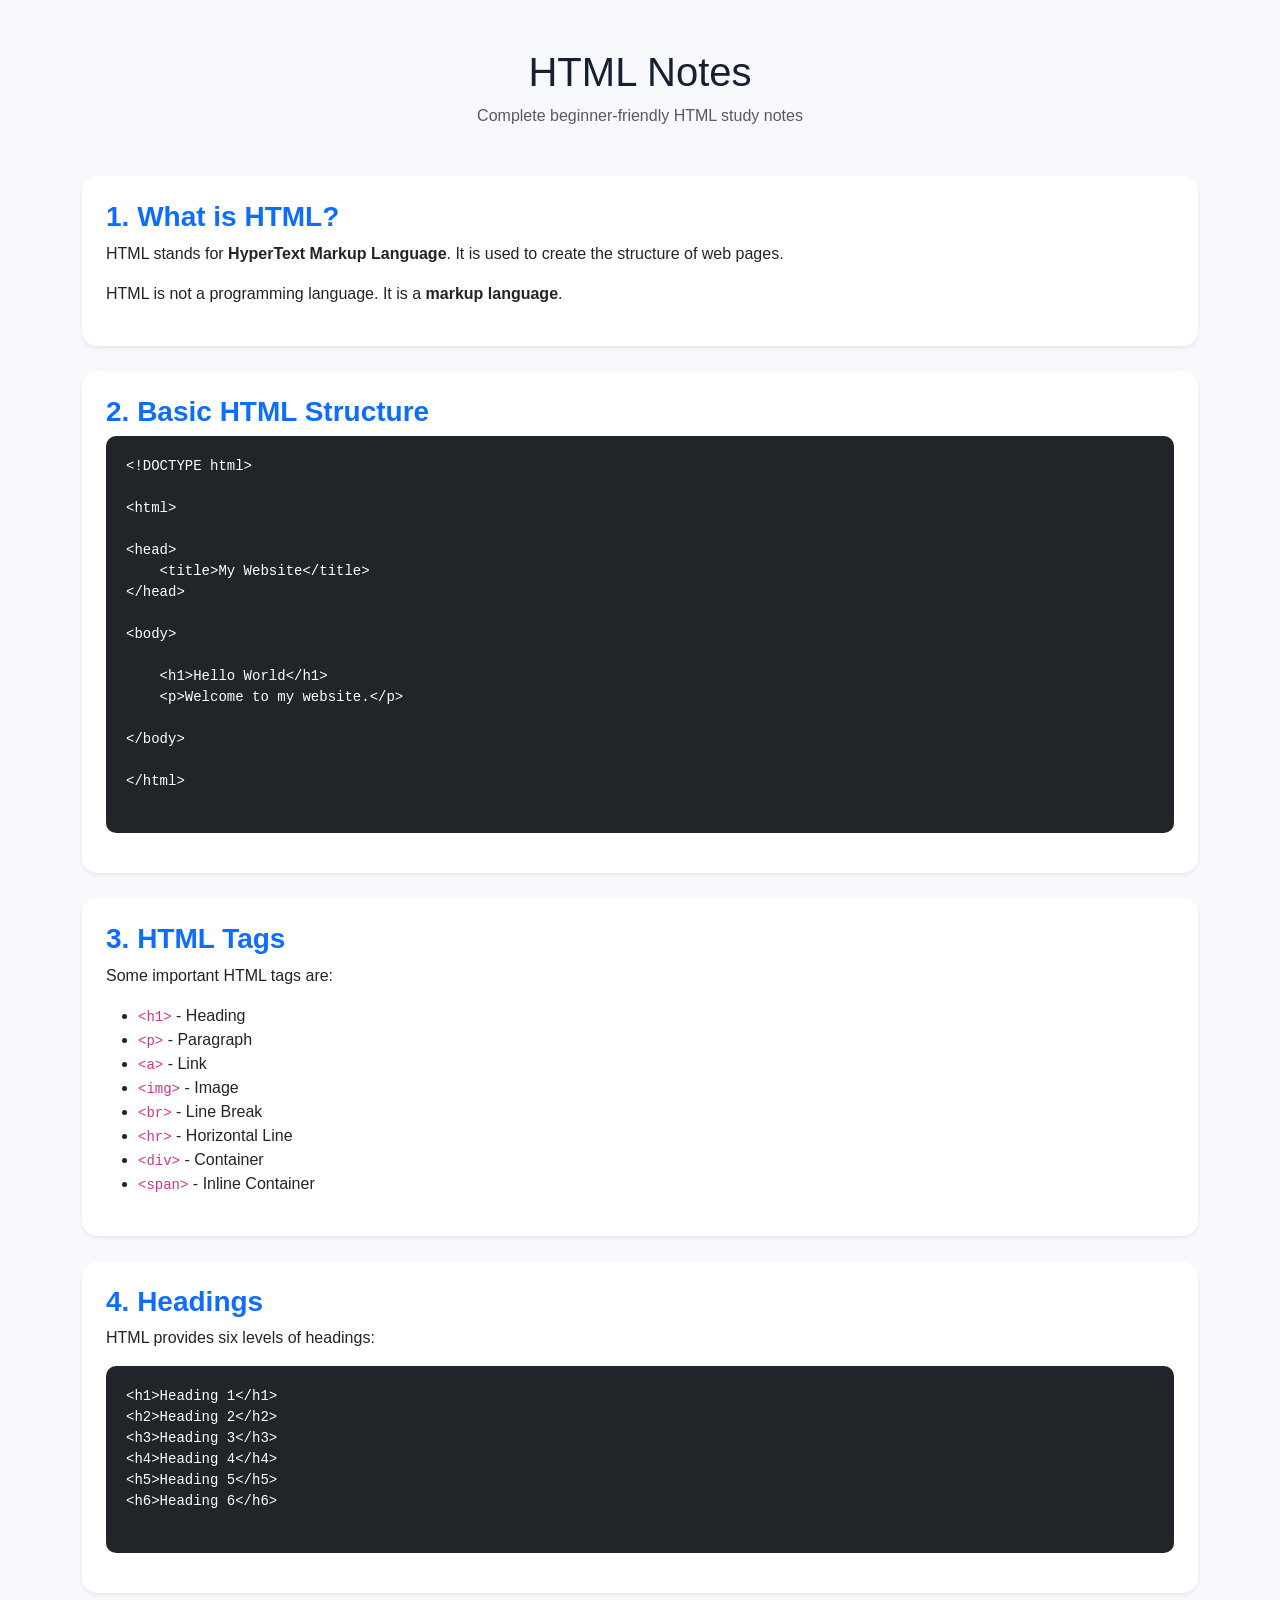
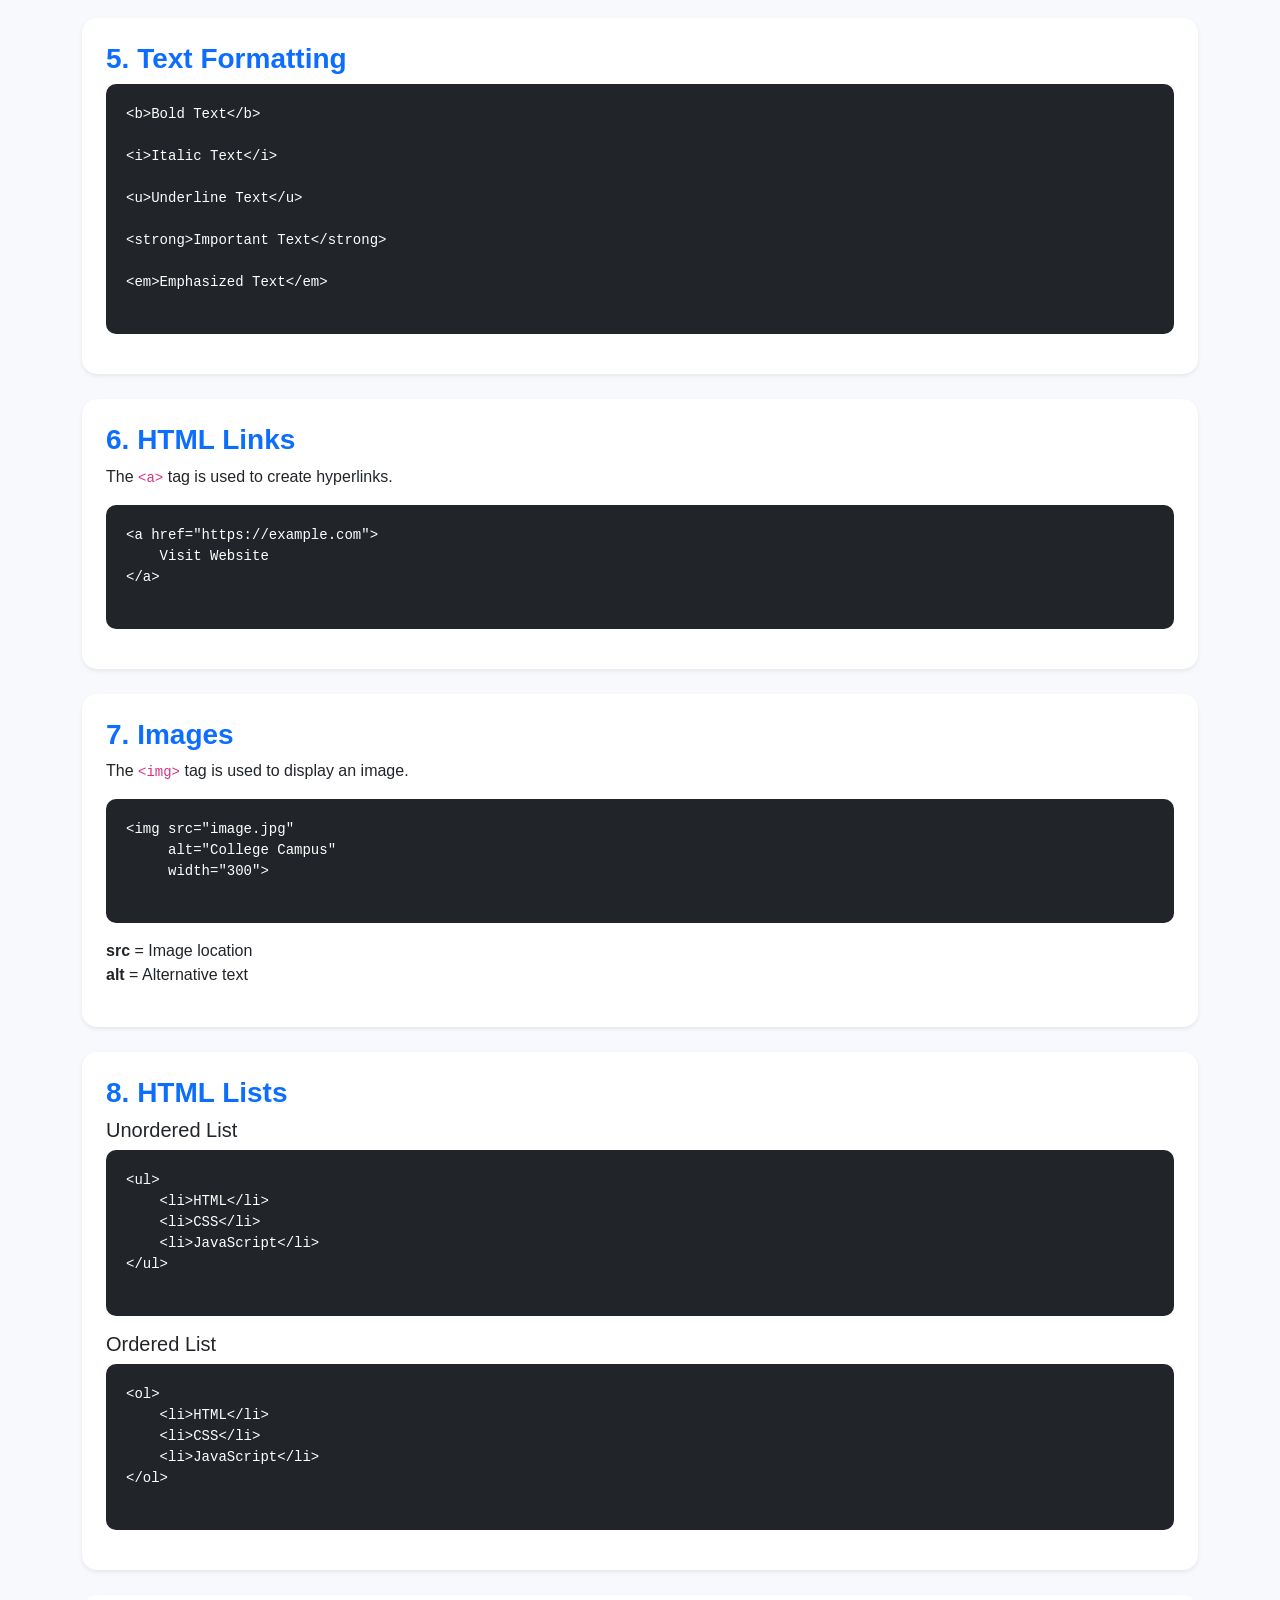
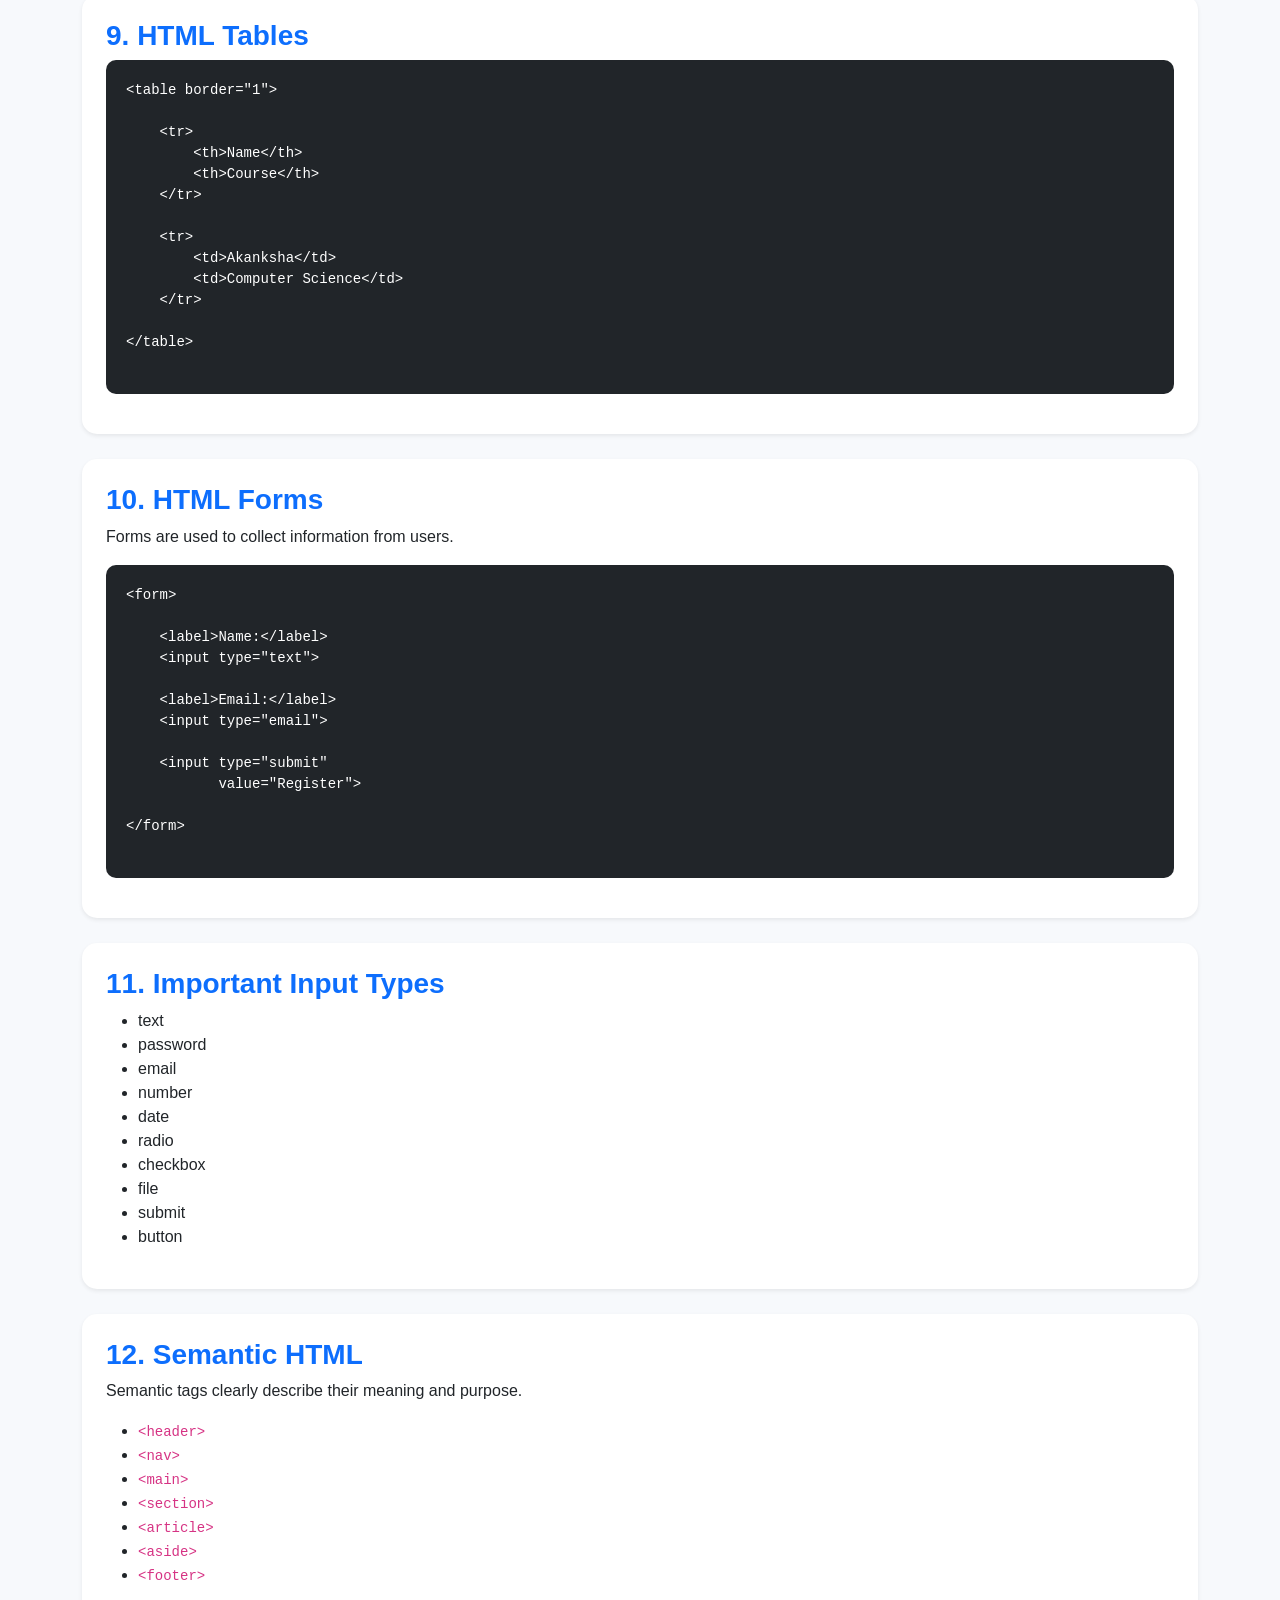
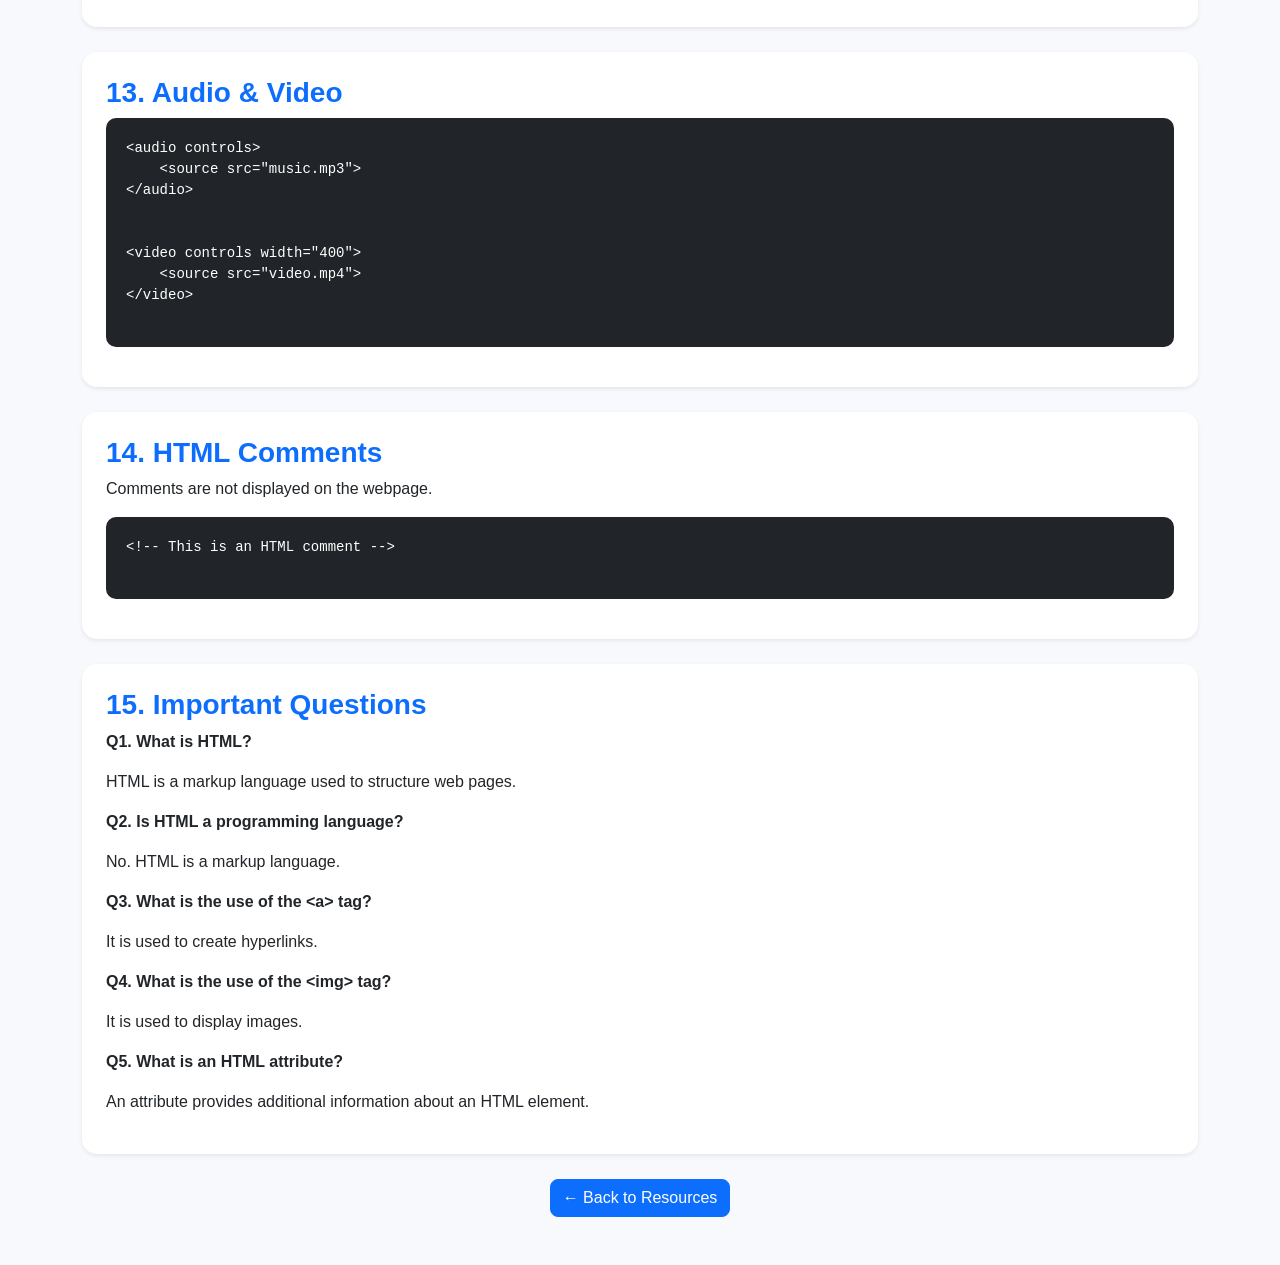
<file: html-notes.html>
<!DOCTYPE html>
<html lang="en">
<head>
    <meta charset="UTF-8">
    <meta name="viewport" content="width=device-width, initial-scale=1.0">

    <title>HTML Notes | Smart Campus Hub</title>

    <link href="https://cdn.jsdelivr.net/npm/bootstrap@5.3.3/dist/css/bootstrap.min.css" rel="stylesheet">
      <link rel="stylesheet" href="style.css">
</head>
    


<body>

<div class="container py-5">

    <h1 class="text-center mb-2">HTML Notes</h1>

    <p class="text-center text-muted mb-5">
        Complete beginner-friendly HTML study notes
    </p>


    <!-- 1. Introduction -->
    <div class="card note-card shadow-sm p-4">

        <h3 class="topic-title">1. What is HTML?</h3>

        <p>
            HTML stands for <b>HyperText Markup Language</b>.
            It is used to create the structure of web pages.
        </p>

        <p>
            HTML is not a programming language. It is a
            <b>markup language</b>.
        </p>

    </div>


    <!-- 2. Basic Structure -->
    <div class="card note-card shadow-sm p-4">

        <h3 class="topic-title">2. Basic HTML Structure</h3>

        <pre>
&lt;!DOCTYPE html&gt;

&lt;html&gt;

&lt;head&gt;
    &lt;title&gt;My Website&lt;/title&gt;
&lt;/head&gt;

&lt;body&gt;

    &lt;h1&gt;Hello World&lt;/h1&gt;
    &lt;p&gt;Welcome to my website.&lt;/p&gt;

&lt;/body&gt;

&lt;/html&gt;
        </pre>

    </div>


    <!-- 3. Tags -->
    <div class="card note-card shadow-sm p-4">

        <h3 class="topic-title">3. HTML Tags</h3>

        <p>Some important HTML tags are:</p>

        <ul>
            <li><code>&lt;h1&gt;</code> - Heading</li>
            <li><code>&lt;p&gt;</code> - Paragraph</li>
            <li><code>&lt;a&gt;</code> - Link</li>
            <li><code>&lt;img&gt;</code> - Image</li>
            <li><code>&lt;br&gt;</code> - Line Break</li>
            <li><code>&lt;hr&gt;</code> - Horizontal Line</li>
            <li><code>&lt;div&gt;</code> - Container</li>
            <li><code>&lt;span&gt;</code> - Inline Container</li>
        </ul>

    </div>


    <!-- 4. Headings -->
    <div class="card note-card shadow-sm p-4">

        <h3 class="topic-title">4. Headings</h3>

        <p>
            HTML provides six levels of headings:
        </p>

        <pre>
&lt;h1&gt;Heading 1&lt;/h1&gt;
&lt;h2&gt;Heading 2&lt;/h2&gt;
&lt;h3&gt;Heading 3&lt;/h3&gt;
&lt;h4&gt;Heading 4&lt;/h4&gt;
&lt;h5&gt;Heading 5&lt;/h5&gt;
&lt;h6&gt;Heading 6&lt;/h6&gt;
        </pre>

    </div>


    <!-- 5. Text Formatting -->
    <div class="card note-card shadow-sm p-4">

        <h3 class="topic-title">5. Text Formatting</h3>

        <pre>
&lt;b&gt;Bold Text&lt;/b&gt;

&lt;i&gt;Italic Text&lt;/i&gt;

&lt;u&gt;Underline Text&lt;/u&gt;

&lt;strong&gt;Important Text&lt;/strong&gt;

&lt;em&gt;Emphasized Text&lt;/em&gt;
        </pre>

    </div>


    <!-- 6. Links -->
    <div class="card note-card shadow-sm p-4">

        <h3 class="topic-title">6. HTML Links</h3>

        <p>
            The <code>&lt;a&gt;</code> tag is used to create hyperlinks.
        </p>

        <pre>
&lt;a href="https://example.com"&gt;
    Visit Website
&lt;/a&gt;
        </pre>

    </div>


    <!-- 7. Images -->
    <div class="card note-card shadow-sm p-4">

        <h3 class="topic-title">7. Images</h3>

        <p>
            The <code>&lt;img&gt;</code> tag is used to display an image.
        </p>

        <pre>
&lt;img src="image.jpg"
     alt="College Campus"
     width="300"&gt;
        </pre>

        <p>
            <b>src</b> = Image location<br>
            <b>alt</b> = Alternative text
        </p>

    </div>


    <!-- 8. Lists -->
    <div class="card note-card shadow-sm p-4">

        <h3 class="topic-title">8. HTML Lists</h3>

        <h5>Unordered List</h5>

        <pre>
&lt;ul&gt;
    &lt;li&gt;HTML&lt;/li&gt;
    &lt;li&gt;CSS&lt;/li&gt;
    &lt;li&gt;JavaScript&lt;/li&gt;
&lt;/ul&gt;
        </pre>

        <h5>Ordered List</h5>

        <pre>
&lt;ol&gt;
    &lt;li&gt;HTML&lt;/li&gt;
    &lt;li&gt;CSS&lt;/li&gt;
    &lt;li&gt;JavaScript&lt;/li&gt;
&lt;/ol&gt;
        </pre>

    </div>


    <!-- 9. Tables -->
    <div class="card note-card shadow-sm p-4">

        <h3 class="topic-title">9. HTML Tables</h3>

        <pre>
&lt;table border="1"&gt;

    &lt;tr&gt;
        &lt;th&gt;Name&lt;/th&gt;
        &lt;th&gt;Course&lt;/th&gt;
    &lt;/tr&gt;

    &lt;tr&gt;
        &lt;td&gt;Akanksha&lt;/td&gt;
        &lt;td&gt;Computer Science&lt;/td&gt;
    &lt;/tr&gt;

&lt;/table&gt;
        </pre>

    </div>


    <!-- 10. Forms -->
    <div class="card note-card shadow-sm p-4">

        <h3 class="topic-title">10. HTML Forms</h3>

        <p>
            Forms are used to collect information from users.
        </p>

        <pre>
&lt;form&gt;

    &lt;label&gt;Name:&lt;/label&gt;
    &lt;input type="text"&gt;

    &lt;label&gt;Email:&lt;/label&gt;
    &lt;input type="email"&gt;

    &lt;input type="submit"
           value="Register"&gt;

&lt;/form&gt;
        </pre>

    </div>


    <!-- 11. Input Types -->
    <div class="card note-card shadow-sm p-4">

        <h3 class="topic-title">11. Important Input Types</h3>

        <ul>
            <li>text</li>
            <li>password</li>
            <li>email</li>
            <li>number</li>
            <li>date</li>
            <li>radio</li>
            <li>checkbox</li>
            <li>file</li>
            <li>submit</li>
            <li>button</li>
        </ul>

    </div>


    <!-- 12. Semantic HTML -->
    <div class="card note-card shadow-sm p-4">

        <h3 class="topic-title">12. Semantic HTML</h3>

        <p>
            Semantic tags clearly describe their meaning and purpose.
        </p>

        <ul>
            <li><code>&lt;header&gt;</code></li>
            <li><code>&lt;nav&gt;</code></li>
            <li><code>&lt;main&gt;</code></li>
            <li><code>&lt;section&gt;</code></li>
            <li><code>&lt;article&gt;</code></li>
            <li><code>&lt;aside&gt;</code></li>
            <li><code>&lt;footer&gt;</code></li>
        </ul>

    </div>


    <!-- 13. Audio Video -->
    <div class="card note-card shadow-sm p-4">

        <h3 class="topic-title">13. Audio & Video</h3>

        <pre>
&lt;audio controls&gt;
    &lt;source src="music.mp3"&gt;
&lt;/audio&gt;


&lt;video controls width="400"&gt;
    &lt;source src="video.mp4"&gt;
&lt;/video&gt;
        </pre>

    </div>


    <!-- 14. Comments -->
    <div class="card note-card shadow-sm p-4">

        <h3 class="topic-title">14. HTML Comments</h3>

        <p>
            Comments are not displayed on the webpage.
        </p>

        <pre>
&lt;!-- This is an HTML comment --&gt;
        </pre>

    </div>


    <!-- 15. Interview Questions -->
    <div class="card note-card shadow-sm p-4">

        <h3 class="topic-title">15. Important Questions</h3>

        <p><b>Q1. What is HTML?</b></p>
        <p>HTML is a markup language used to structure web pages.</p>

        <p><b>Q2. Is HTML a programming language?</b></p>
        <p>No. HTML is a markup language.</p>

        <p><b>Q3. What is the use of the &lt;a&gt; tag?</b></p>
        <p>It is used to create hyperlinks.</p>

        <p><b>Q4. What is the use of the &lt;img&gt; tag?</b></p>
        <p>It is used to display images.</p>

        <p><b>Q5. What is an HTML attribute?</b></p>
        <p>
            An attribute provides additional information about an HTML element.
        </p>

    </div>


    <!-- Back Button -->
    <div class="text-center mt-4">

        <a href="resources.html" class="btn btn-primary">
            ← Back to Resources
        </a>

    </div>

</div>

</body>
</html>
</file>
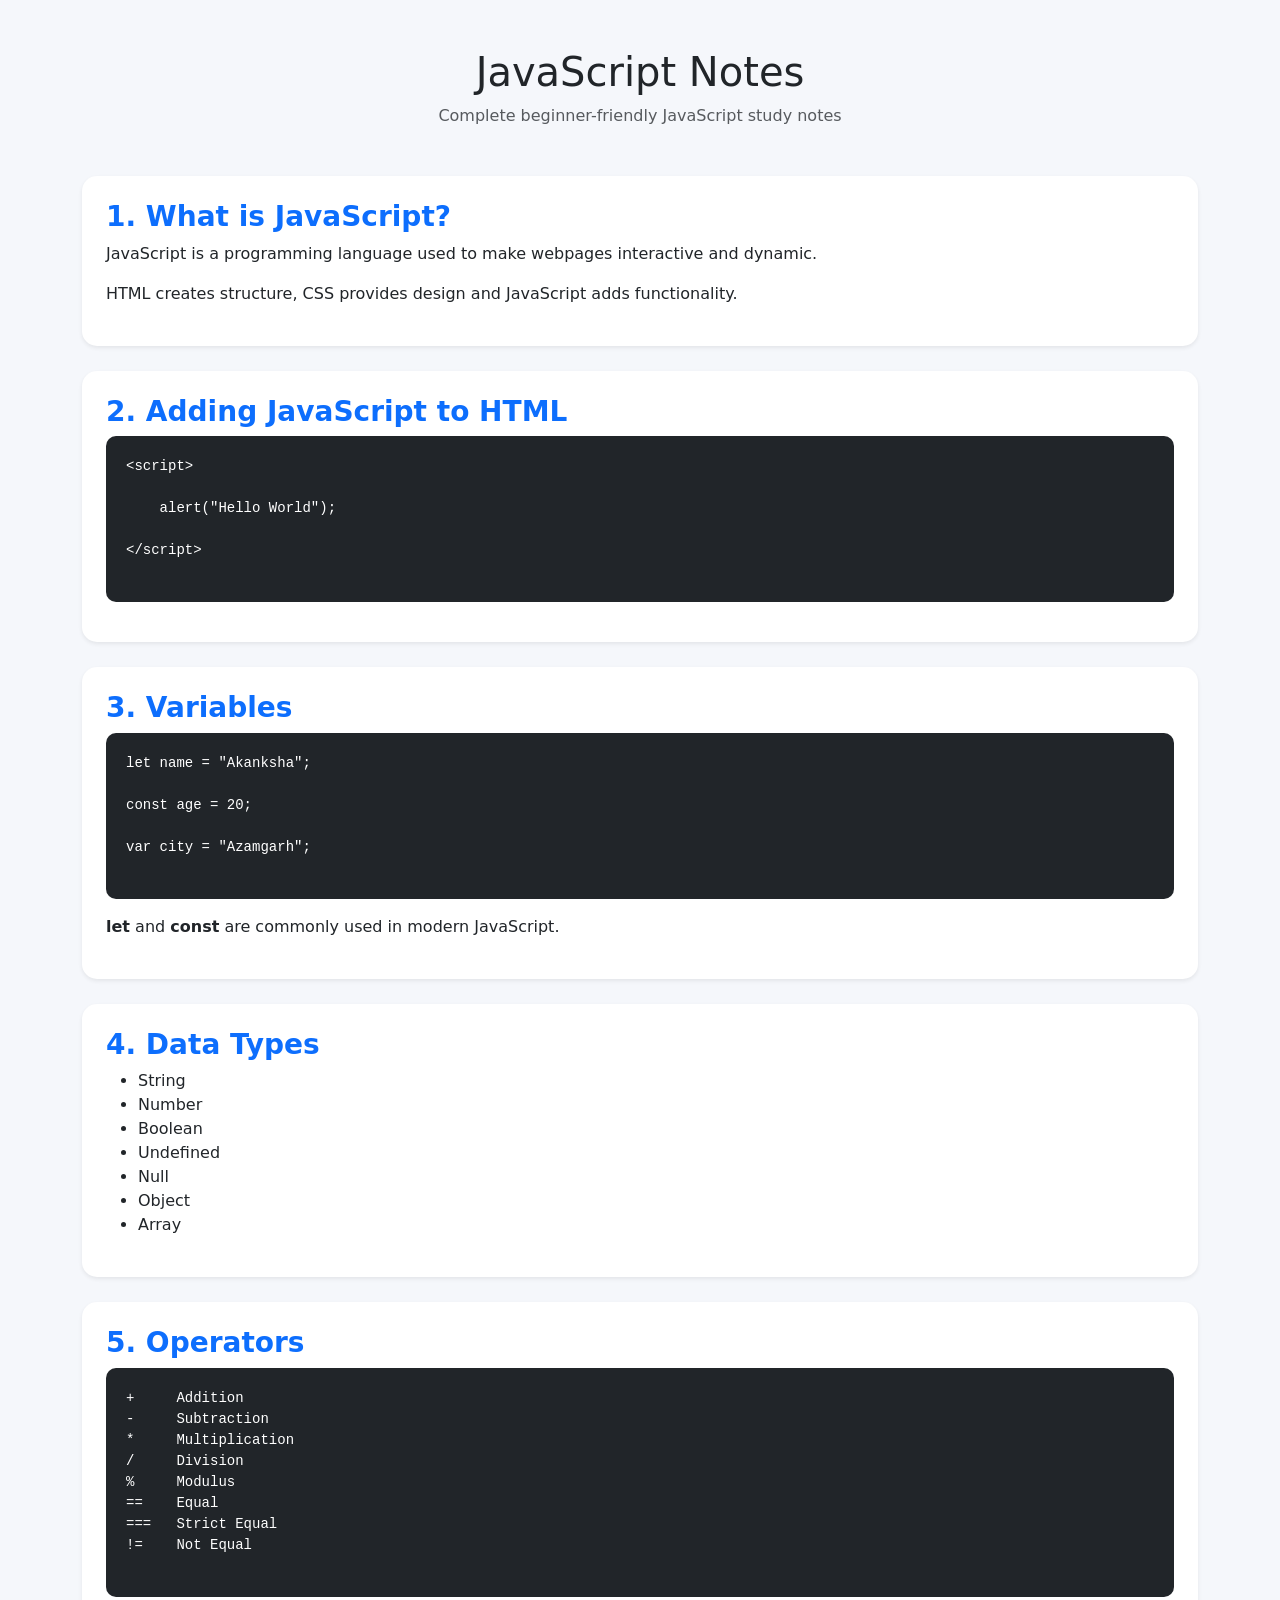
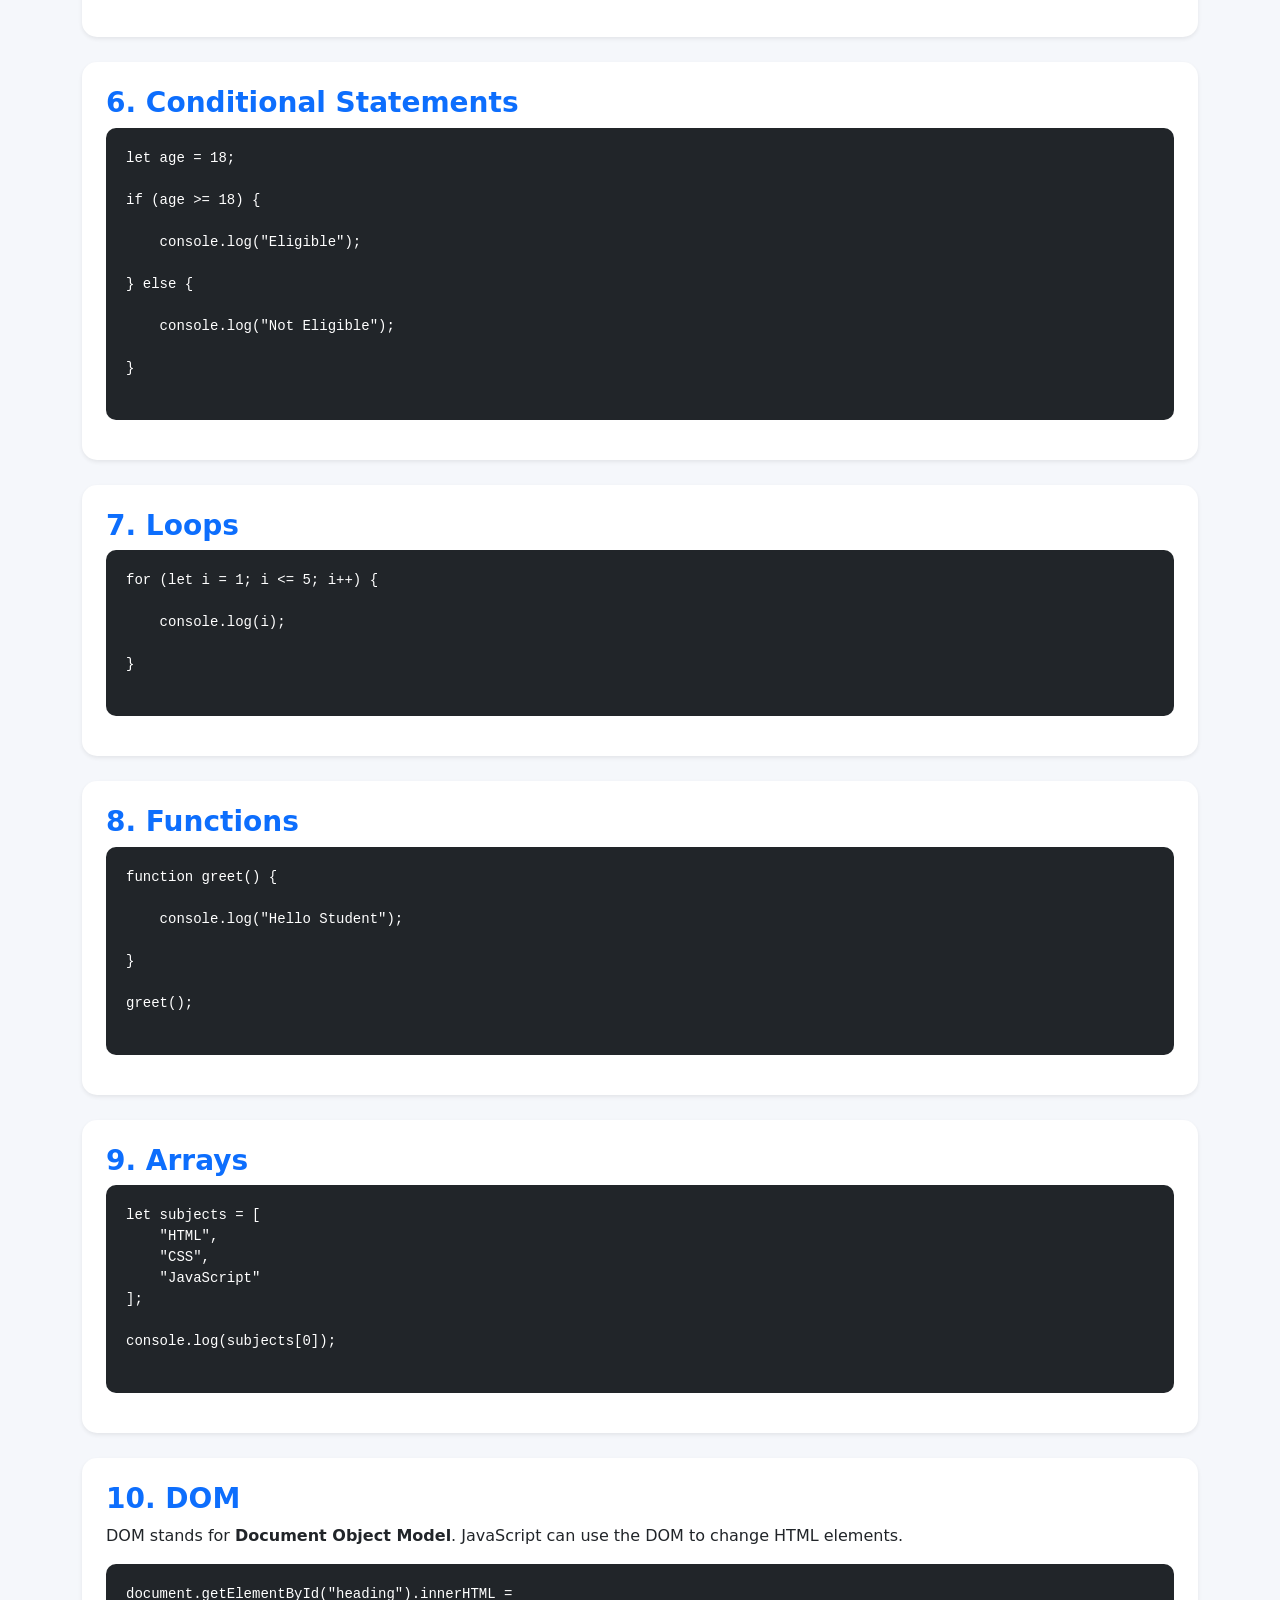
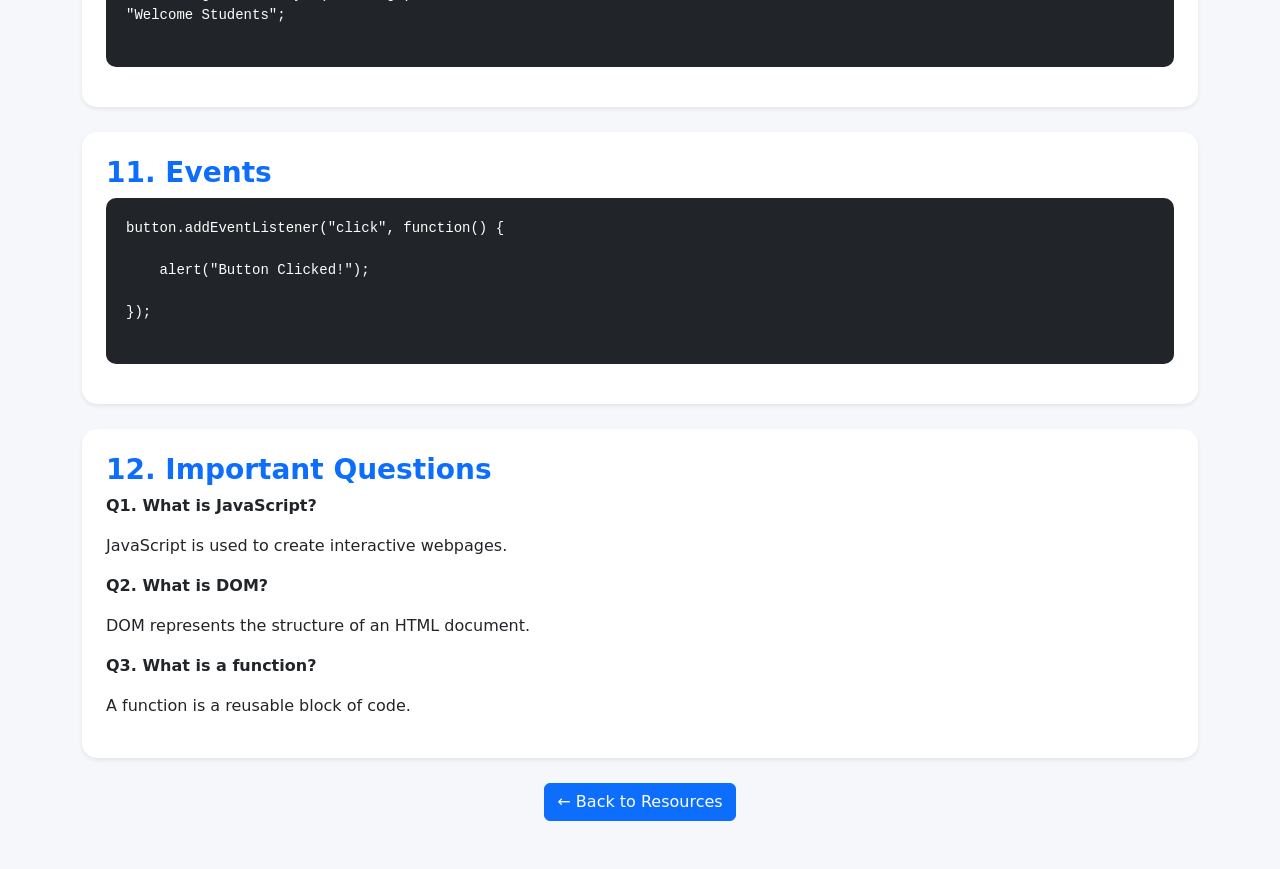
<file: javascript-notes.html>
<!DOCTYPE html>
<html lang="en">
<head>
    <meta charset="UTF-8">
    <meta name="viewport" content="width=device-width, initial-scale=1.0">

    <title>JavaScript Notes | Smart Campus Hub</title>

    <link href="https://cdn.jsdelivr.net/npm/bootstrap@5.3.3/dist/css/bootstrap.min.css" rel="stylesheet">

    <style>
        body {
            background: #f5f7fb;
        }

        .note-card {
            border: none;
            border-radius: 15px;
            margin-bottom: 25px;
        }

        pre {
            background: #212529;
            color: white;
            padding: 20px;
            border-radius: 10px;
            overflow-x: auto;
        }

        .topic-title {
            color: #0d6efd;
            font-weight: bold;
        }
    </style>
</head>

<body>

<div class="container py-5">

    <h1 class="text-center mb-2">JavaScript Notes</h1>

    <p class="text-center text-muted mb-5">
        Complete beginner-friendly JavaScript study notes
    </p>

    <div class="card note-card shadow-sm p-4">
        <h3 class="topic-title">1. What is JavaScript?</h3>

        <p>
            JavaScript is a programming language used to make webpages
            interactive and dynamic.
        </p>

        <p>
            HTML creates structure, CSS provides design and JavaScript
            adds functionality.
        </p>
    </div>

    <div class="card note-card shadow-sm p-4">
        <h3 class="topic-title">2. Adding JavaScript to HTML</h3>

        <pre>
&lt;script&gt;

    alert("Hello World");

&lt;/script&gt;
        </pre>
    </div>

    <div class="card note-card shadow-sm p-4">
        <h3 class="topic-title">3. Variables</h3>

        <pre>
let name = "Akanksha";

const age = 20;

var city = "Azamgarh";
        </pre>

        <p>
            <b>let</b> and <b>const</b> are commonly used in modern JavaScript.
        </p>
    </div>

    <div class="card note-card shadow-sm p-4">
        <h3 class="topic-title">4. Data Types</h3>

        <ul>
            <li>String</li>
            <li>Number</li>
            <li>Boolean</li>
            <li>Undefined</li>
            <li>Null</li>
            <li>Object</li>
            <li>Array</li>
        </ul>
    </div>

    <div class="card note-card shadow-sm p-4">
        <h3 class="topic-title">5. Operators</h3>

        <pre>
+     Addition
-     Subtraction
*     Multiplication
/     Division
%     Modulus
==    Equal
===   Strict Equal
!=    Not Equal
        </pre>
    </div>

    <div class="card note-card shadow-sm p-4">
        <h3 class="topic-title">6. Conditional Statements</h3>

        <pre>
let age = 18;

if (age >= 18) {

    console.log("Eligible");

} else {

    console.log("Not Eligible");

}
        </pre>
    </div>

    <div class="card note-card shadow-sm p-4">
        <h3 class="topic-title">7. Loops</h3>

        <pre>
for (let i = 1; i <= 5; i++) {

    console.log(i);

}
        </pre>
    </div>

    <div class="card note-card shadow-sm p-4">
        <h3 class="topic-title">8. Functions</h3>

        <pre>
function greet() {

    console.log("Hello Student");

}

greet();
        </pre>
    </div>

    <div class="card note-card shadow-sm p-4">
        <h3 class="topic-title">9. Arrays</h3>

        <pre>
let subjects = [
    "HTML",
    "CSS",
    "JavaScript"
];

console.log(subjects[0]);
        </pre>
    </div>

    <div class="card note-card shadow-sm p-4">
        <h3 class="topic-title">10. DOM</h3>

        <p>
            DOM stands for <b>Document Object Model</b>.
            JavaScript can use the DOM to change HTML elements.
        </p>

        <pre>
document.getElementById("heading").innerHTML =
"Welcome Students";
        </pre>
    </div>

    <div class="card note-card shadow-sm p-4">
        <h3 class="topic-title">11. Events</h3>

        <pre>
button.addEventListener("click", function() {

    alert("Button Clicked!");

});
        </pre>
    </div>

    <div class="card note-card shadow-sm p-4">
        <h3 class="topic-title">12. Important Questions</h3>

        <p><b>Q1. What is JavaScript?</b></p>
        <p>JavaScript is used to create interactive webpages.</p>

        <p><b>Q2. What is DOM?</b></p>
        <p>DOM represents the structure of an HTML document.</p>

        <p><b>Q3. What is a function?</b></p>
        <p>A function is a reusable block of code.</p>
    </div>

    <div class="text-center mt-4">
        <a href="resources.html" class="btn btn-primary">
            ← Back to Resources
        </a>
    </div>

</div>

</body>
</html>
</file>
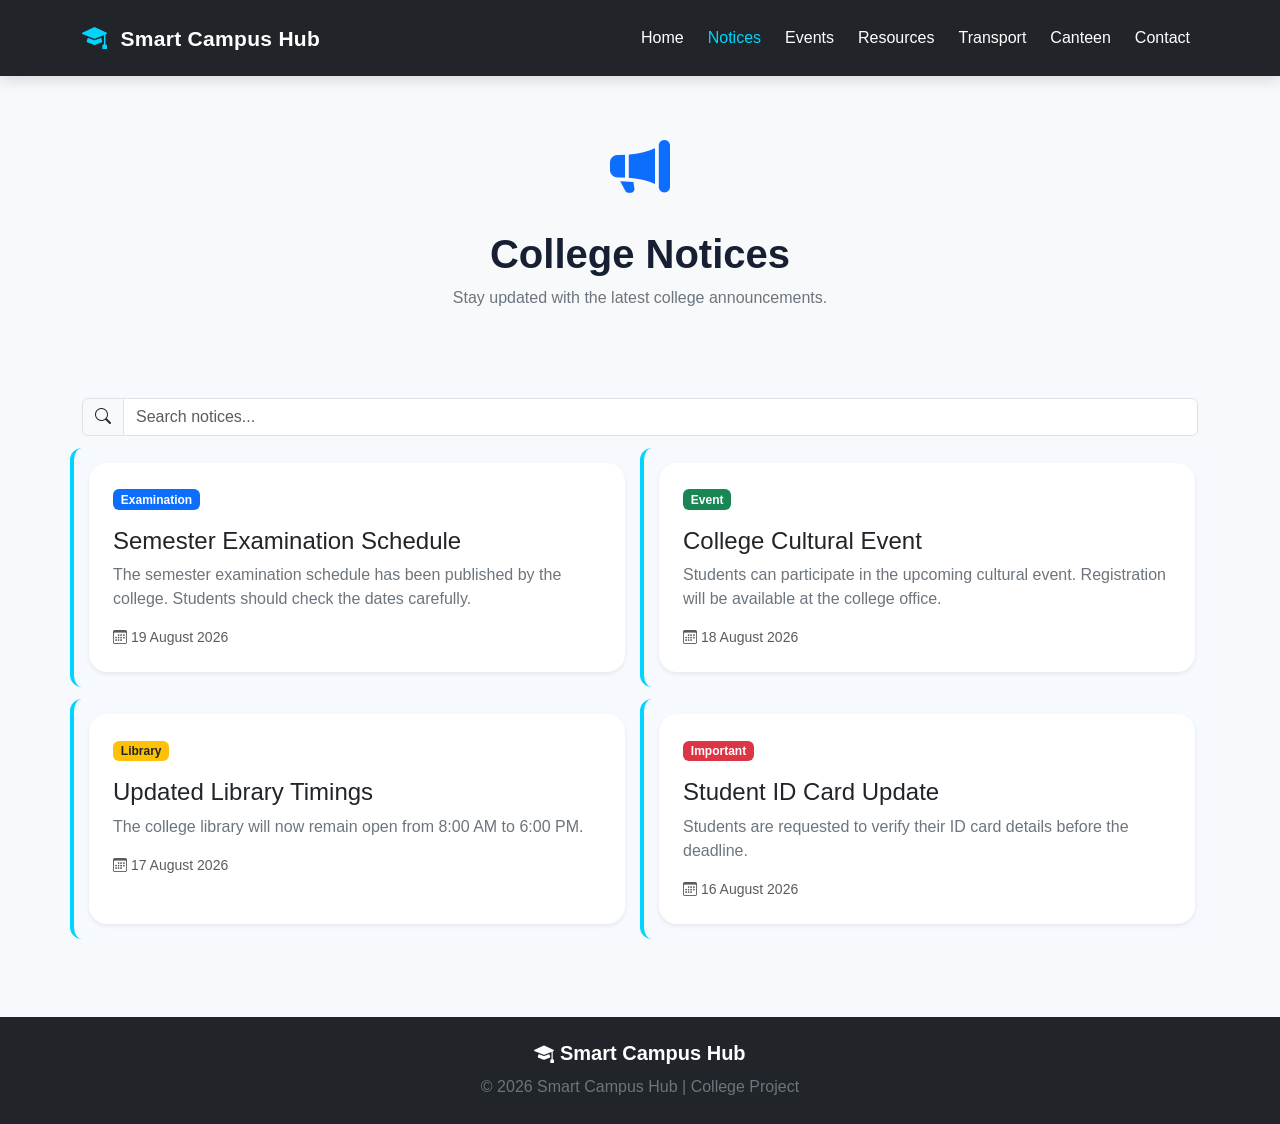
<file: notices.html>
<!DOCTYPE html>
<html lang="en">
<head>
    <meta charset="UTF-8">
    <meta name="viewport" content="width=device-width, initial-scale=1.0">

    <title>Notices | Smart Campus Hub</title>

    <link
        href="https://cdn.jsdelivr.net/npm/bootstrap@5.3.3/dist/css/bootstrap.min.css"
        rel="stylesheet">

    <link
        rel="stylesheet"
        href="https://cdn.jsdelivr.net/npm/bootstrap-icons@1.11.3/font/bootstrap-icons.min.css">

    <link rel="stylesheet" href="style.css">
</head>

<body>

<!-- NAVBAR -->

<nav class="navbar navbar-expand-lg navbar-dark bg-dark">
    <div class="container">

        <a class="navbar-brand fw-bold" href="index.html">
            <i class="bi bi-mortarboard-fill"></i>
            Smart Campus Hub
        </a>

        <button
            class="navbar-toggler"
            data-bs-toggle="collapse"
            data-bs-target="#navbarMenu">

            <span class="navbar-toggler-icon"></span>
        </button>

        <div class="collapse navbar-collapse" id="navbarMenu">

            <ul class="navbar-nav ms-auto">

                <li class="nav-item">
                    <a class="nav-link" href="index.html">Home</a>
                </li>

                <li class="nav-item">
                    <a class="nav-link active" href="notices.html">Notices</a>
                </li>

                <li class="nav-item">
                    <a class="nav-link" href="events.html">Events</a>
                </li>

                <li class="nav-item">
                    <a class="nav-link" href="resources.html">Resources</a>
                </li>

                <li class="nav-item">
                    <a class="nav-link" href="transport.html">Transport</a>
                </li>

                <li class="nav-item">
                    <a class="nav-link" href="canteen.html">Canteen</a>
                </li>

                <li class="nav-item">
                    <a class="nav-link" href="contact.html">Contact</a>
                </li>

            </ul>

        </div>
    </div>
</nav>


<!-- PAGE HEADER -->

<section class="bg-light py-5">

    <div class="container text-center">

        <i class="bi bi-megaphone-fill text-primary"
           style="font-size:60px;">
        </i>

        <h1 class="fw-bold mt-3">
            College Notices
        </h1>

        <p class="text-secondary">
            Stay updated with the latest college announcements.
        </p>

    </div>

</section>


<!-- SEARCH -->



<section class="py-4">

    <div class="container">

        <div class="input-group">

            <span class="input-group-text">
                <i class="bi bi-search"></i>
            </span>

            <input
                type="text"
                id="noticeSearch"
                class="form-control"
                placeholder="Search notices...">

        </div>

    </div>

</section>


<!-- NOTICES -->

<section class="pb-5">

    <div class="container">

        <div class="row g-4" id="noticeContainer">


            <!-- Notice 1 -->

            <div class="col-md-6 notice-item">

                <div class="card shadow-sm border-0 h-100">

                    <div class="card-body p-4">

                        <span class="badge bg-primary">
                            Examination
                        </span>

                        <h4 class="mt-3">
                            Semester Examination Schedule
                        </h4>

                        <p class="text-secondary">
                            The semester examination schedule
                            has been published by the college.
                            Students should check the dates carefully.
                        </p>

                        <small class="text-muted">
                            <i class="bi bi-calendar3"></i>
                            19 August 2026
                        </small>

                    </div>

                </div>

            </div>

            


            <!-- Notice 2 -->

            <div class="col-md-6 notice-item">

                <div class="card shadow-sm border-0 h-100">

                    <div class="card-body p-4">

                        <span class="badge bg-success">
                            Event
                        </span>

                        <h4 class="mt-3">
                            College Cultural Event
                        </h4>

                        <p class="text-secondary">
                            Students can participate in the upcoming
                            cultural event. Registration will be
                            available at the college office.
                        </p>

                        <small class="text-muted">
                            <i class="bi bi-calendar3"></i>
                            18 August 2026
                        </small>

                    </div>

                </div>

            </div>


            <!-- Notice 3 -->

            <div class="col-md-6 notice-item">

                <div class="card shadow-sm border-0 h-100">

                    <div class="card-body p-4">

                        <span class="badge bg-warning text-dark">
                            Library
                        </span>

                        <h4 class="mt-3">
                            Updated Library Timings
                        </h4>

                        <p class="text-secondary">
                            The college library will now remain
                            open from 8:00 AM to 6:00 PM.
                        </p>

                        <small class="text-muted">
                            <i class="bi bi-calendar3"></i>
                            17 August 2026
                        </small>

                    </div>

                </div>

            </div>


            <!-- Notice 4 -->

            <div class="col-md-6 notice-item">

                <div class="card shadow-sm border-0 h-100">

                    <div class="card-body p-4">

                        <span class="badge bg-danger">
                            Important
                        </span>

                        <h4 class="mt-3">
                            Student ID Card Update
                        </h4>

                        <p class="text-secondary">
                            Students are requested to verify their
                            ID card details before the deadline.
                        </p>

                        <small class="text-muted">
                            <i class="bi bi-calendar3"></i>
                            16 August 2026
                        </small>

                    </div>

                </div>

            </div>

        </div>

    </div>

</section>


<!-- FOOTER -->

<footer class="bg-dark text-white py-4">

    <div class="container text-center">

        <h5>
            <i class="bi bi-mortarboard-fill"></i>
            Smart Campus Hub
        </h5>

        <p class="text-secondary mb-0">
            © 2026 Smart Campus Hub | College Project
        </p>

    </div>

</footer>


<script
    src="https://cdn.jsdelivr.net/npm/bootstrap@5.3.3/dist/js/bootstrap.bundle.min.js">
</script>

<script src="script.js"></script>

</body>
</html>
</file>
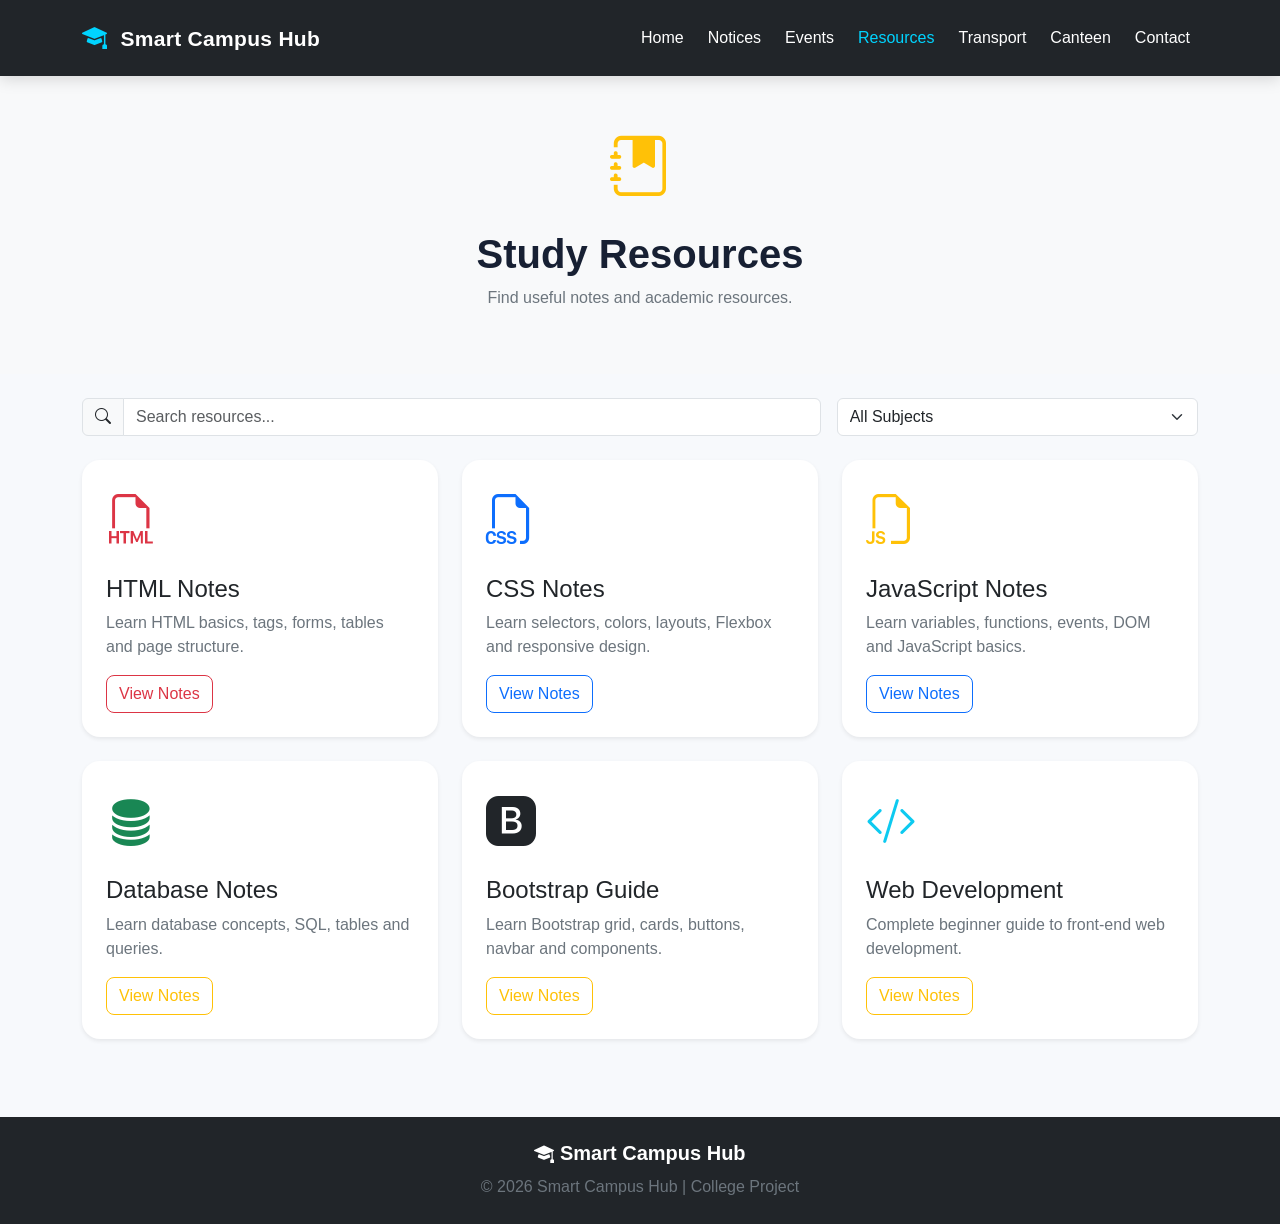
<file: resources.html>
<!DOCTYPE html>
<html lang="en">
<head>

    <meta charset="UTF-8">
    <meta name="viewport" content="width=device-width, initial-scale=1.0">

    <title>Resources | Smart Campus Hub</title>

    <link
        href="https://cdn.jsdelivr.net/npm/bootstrap@5.3.3/dist/css/bootstrap.min.css"
        rel="stylesheet">

    <link
        rel="stylesheet"
        href="https://cdn.jsdelivr.net/npm/bootstrap-icons@1.11.3/font/bootstrap-icons.min.css">

    <link rel="stylesheet" href="style.css">

</head>

<body>


<!-- NAVBAR -->

<nav class="navbar navbar-expand-lg navbar-dark bg-dark">

    <div class="container">

        <a class="navbar-brand fw-bold" href="index.html">

            <i class="bi bi-mortarboard-fill"></i>

            Smart Campus Hub

        </a>


        <button
            class="navbar-toggler"
            data-bs-toggle="collapse"
            data-bs-target="#navbarMenu">

            <span class="navbar-toggler-icon"></span>

        </button>


        <div class="collapse navbar-collapse" id="navbarMenu">

            <ul class="navbar-nav ms-auto">

                <li class="nav-item">
                    <a class="nav-link" href="index.html">
                        Home
                    </a>
                </li>

                <li class="nav-item">
                    <a class="nav-link" href="notices.html">
                        Notices
                    </a>
                </li>

                <li class="nav-item">
                    <a class="nav-link" href="events.html">
                        Events
                    </a>
                </li>

                <li class="nav-item">
                    <a class="nav-link active" href="resources.html">
                        Resources
                    </a>
                </li>

                <li class="nav-item">
                    <a class="nav-link" href="transport.html">
                        Transport
                    </a>
                </li>

                <li class="nav-item">
                    <a class="nav-link" href="canteen.html">
                        Canteen
                    </a>
                </li>

                <li class="nav-item">
                    <a class="nav-link" href="contact.html">
                        Contact
                    </a>
                </li>

            </ul>

        </div>

    </div>

</nav>


<!-- HEADER -->

<section class="bg-light py-5">

    <div class="container text-center">

        <i class="bi bi-journal-bookmark-fill text-warning"
           style="font-size:60px;">
        </i>

        <h1 class="fw-bold mt-3">
            Study Resources
        </h1>

        <p class="text-secondary">
            Find useful notes and academic resources.
        </p>

    </div>

</section>


<!-- SEARCH & FILTER -->

<section class="py-4">

    <div class="container">

        <div class="row g-3">

            <div class="col-md-8">

                <div class="input-group">

                    <span class="input-group-text">
                        <i class="bi bi-search"></i>
                    </span>

                    <input
                        type="text"
                        id="resourceSearch"
                        class="form-control"
                        placeholder="Search resources...">

                </div>

            </div>


            <div class="col-md-4">

                <select id="resourceFilter"
                        class="form-select">

                    <option value="all">
                        All Subjects
                    </option>

                    <option value="html">
                        HTML
                    </option>

                    <option value="css">
                        CSS
                    </option>

                    <option value="javascript">
                        JavaScript
                    </option>

                    <option value="database">
                        Database
                    </option>

                </select>

            </div>

        </div>

    </div>

</section>


<!-- RESOURCES -->

<section class="pb-5">

    <div class="container">

        <div class="row g-4" id="resourceContainer">


            <!-- HTML -->

            <div class="col-md-6 col-lg-4 resource-item"
                 data-subject="html">

                <div class="card border-0 shadow-sm h-100">

                    <div class="card-body p-4">

                        <i class="bi bi-filetype-html text-danger"
                           style="font-size:50px;">
                        </i>

                        <h4 class="mt-3">
                            HTML Notes
                        </h4>

                        <p class="text-secondary">
                            Learn HTML basics, tags, forms,
                            tables and page structure.
                        </p>

                        <a href="html-notes.html" class="btn btn-outline-danger">
                             View Notes
                        </a>

                    </div>

                </div>

            </div>


            <!-- CSS -->

            <div class="col-md-6 col-lg-4 resource-item"
                 data-subject="css">

                <div class="card border-0 shadow-sm h-100">

                    <div class="card-body p-4">

                        <i class="bi bi-filetype-css text-primary"
                           style="font-size:50px;">
                        </i>

                        <h4 class="mt-3">
                            CSS Notes
                        </h4>

                        <p class="text-secondary">
                            Learn selectors, colors, layouts,
                            Flexbox and responsive design.
                        </p>
                        <a href="css-notes.html" class="btn btn-outline-primary">
                            View Notes
                        </a>

                        

                    </div>

                </div>

            </div>


            <!-- JavaScript -->

            <div class="col-md-6 col-lg-4 resource-item"
                 data-subject="javascript">

                <div class="card border-0 shadow-sm h-100">

                    <div class="card-body p-4">

                        <i class="bi bi-filetype-js text-warning"
                           style="font-size:50px;">
                        </i>

                        <h4 class="mt-3">
                            JavaScript Notes
                        </h4>

                        <p class="text-secondary">
                            Learn variables, functions, events,
                            DOM and JavaScript basics.
                        </p>

                        <a href="javascript-notes.html" class="btn btn-outline-primary">
                           View Notes
                        </a>

                    </div>

                </div>

            </div>


            <!-- Database -->

            <div class="col-md-6 col-lg-4 resource-item"
                 data-subject="database">

                <div class="card border-0 shadow-sm h-100">

                    <div class="card-body p-4">

                        <i class="bi bi-database-fill text-success"
                           style="font-size:50px;">
                        </i>

                        <h4 class="mt-3">
                            Database Notes
                        </h4>

                        <p class="text-secondary">
                            Learn database concepts, SQL,
                            tables and queries.
                        </p>

                        <a href="javascript-notes.html" class="btn btn-outline-warning">
                             View Notes
                        </a>
                    </div>

                </div>

            </div>


            <!-- Bootstrap -->

            <div class="col-md-6 col-lg-4 resource-item"
                 data-subject="css">

                <div class="card border-0 shadow-sm h-100">

                    <div class="card-body p-4">

                        <i class="bi bi-bootstrap-fill text-purple"
                           style="font-size:50px;">
                        </i>

                        <h4 class="mt-3">
                            Bootstrap Guide
                        </h4>

                        <p class="text-secondary">
                            Learn Bootstrap grid, cards,
                            buttons, navbar and components.
                        </p>
                        <a href="Bootstrap.notes.html" class="btn btn-outline-warning">
                              View Notes
                        </a>

                    

                    </div>

                </div>

            </div>


            <!-- Web Development -->

            <div class="col-md-6 col-lg-4 resource-item"
                 data-subject="html">

                <div class="card border-0 shadow-sm h-100">

                    <div class="card-body p-4">

                        <i class="bi bi-code-slash text-info"
                           style="font-size:50px;">
                        </i>

                        <h4 class="mt-3">
                            Web Development
                        </h4>

                        <p class="text-secondary">
                            Complete beginner guide to
                            front-end web development.
                        </p>

                        <a href="Web-development.notes.html" class="btn btn-outline-warning">
                               View Notes
                        </a>

                    </div>

                </div>

            </div>

        </div>

    </div>

</section>


<!-- FOOTER -->

<footer class="bg-dark text-white py-4">

    <div class="container text-center">

        <h5>
            <i class="bi bi-mortarboard-fill"></i>
            Smart Campus Hub
        </h5>

        <p class="text-secondary mb-0">
            © 2026 Smart Campus Hub | College Project
        </p>

    </div>

</footer>


<script
    src="https://cdn.jsdelivr.net/npm/bootstrap@5.3.3/dist/js/bootstrap.bundle.min.js">
</script>

<script src="script.js"></script>

</body>
</html>
</file>
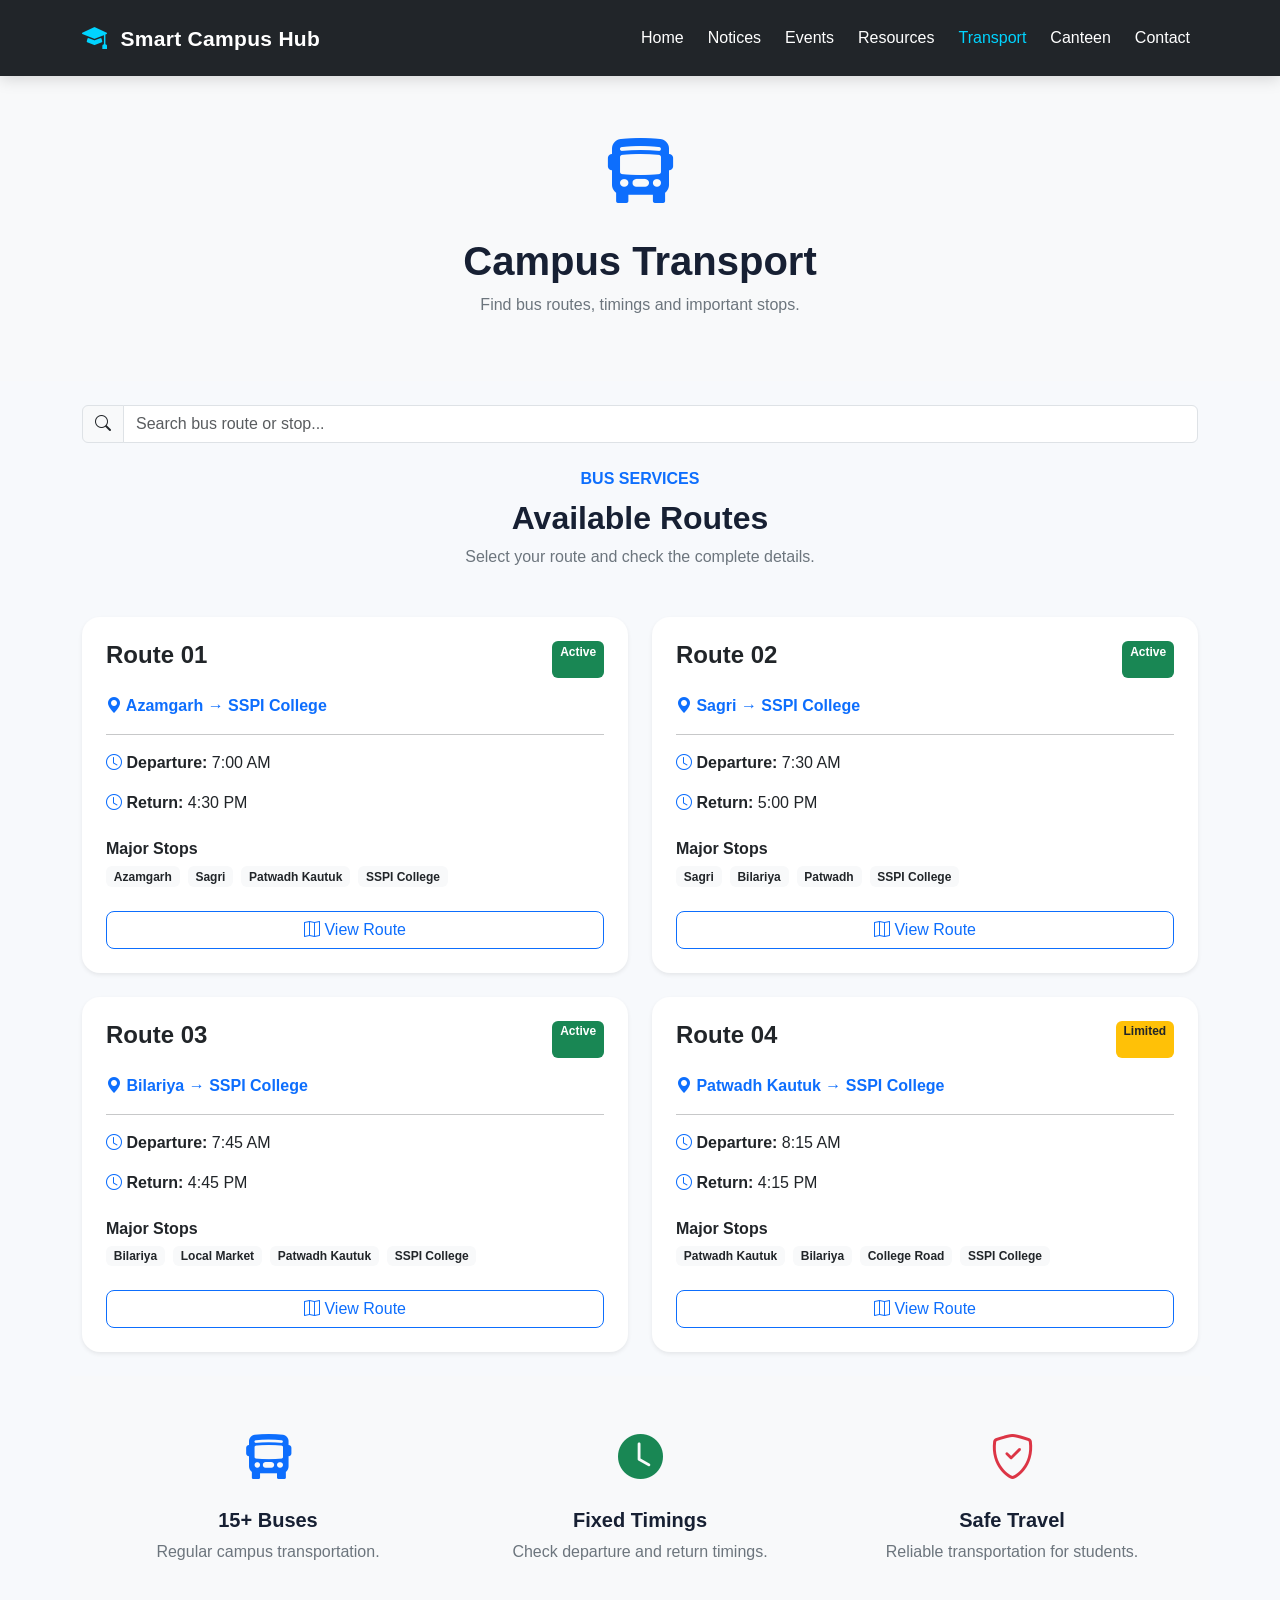
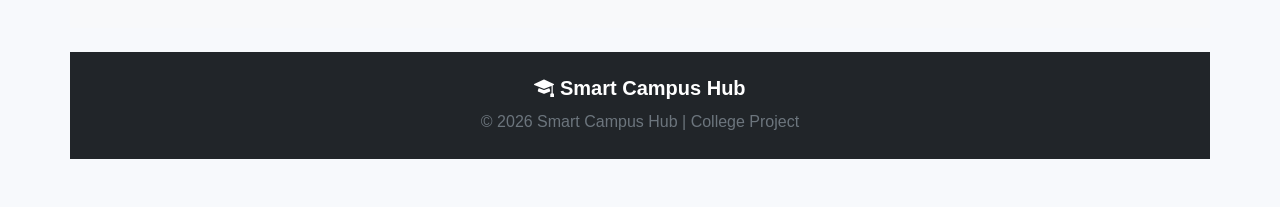
<file: transport.html>
<!DOCTYPE html>
<html lang="en">

<head>

    <meta charset="UTF-8">
    <meta name="viewport" content="width=device-width, initial-scale=1.0">

    <title>Transport | Smart Campus Hub</title>

    <!-- Bootstrap CSS -->
    <link
        href="https://cdn.jsdelivr.net/npm/bootstrap@5.3.3/dist/css/bootstrap.min.css"
        rel="stylesheet">

    <!-- Bootstrap Icons -->
    <link
        rel="stylesheet"
        href="https://cdn.jsdelivr.net/npm/bootstrap-icons@1.11.3/font/bootstrap-icons.min.css">

    <!-- Custom CSS -->
    <link rel="stylesheet" href="style.css">

</head>


<body>


<!-- ================= NAVBAR ================= -->

<nav class="navbar navbar-expand-lg navbar-dark bg-dark">

    <div class="container">

        <a class="navbar-brand fw-bold" href="index.html">

            <i class="bi bi-mortarboard-fill"></i>

            Smart Campus Hub

        </a>


        <button
            class="navbar-toggler"
            type="button"
            data-bs-toggle="collapse"
            data-bs-target="#navbarMenu">

            <span class="navbar-toggler-icon"></span>

        </button>


        <div class="collapse navbar-collapse" id="navbarMenu">

            <ul class="navbar-nav ms-auto">

                <li class="nav-item">
                    <a class="nav-link" href="index.html">
                        Home
                    </a>
                </li>

                <li class="nav-item">
                    <a class="nav-link" href="notices.html">
                        Notices
                    </a>
                </li>

                <li class="nav-item">
                    <a class="nav-link" href="events.html">
                        Events
                    </a>
                </li>

                <li class="nav-item">
                    <a class="nav-link" href="resources.html">
                        Resources
                    </a>
                </li>

                <li class="nav-item">
                    <a class="nav-link active" href="transport.html">
                        Transport
                    </a>
                </li>

                <li class="nav-item">
                    <a class="nav-link" href="canteen.html">
                        Canteen
                    </a>
                </li>

                <li class="nav-item">
                    <a class="nav-link" href="contact.html">
                        Contact
                    </a>
                </li>

            </ul>

        </div>

    </div>

</nav>



<!-- ================= HEADER ================= -->

<section class="bg-light py-5">

    <div class="container text-center">

        <i class="bi bi-bus-front-fill text-primary"
           style="font-size:65px;">
        </i>

        <h1 class="fw-bold mt-3">
            Campus Transport
        </h1>

        <p class="text-secondary">
            Find bus routes, timings and important stops.
        </p>

    </div>

</section>



<!-- ================= SEARCH ================= -->

<section class="py-4">

    <div class="container">

        <div class="input-group">

            <span class="input-group-text">
                <i class="bi bi-search"></i>
            </span>

            <input
                type="text"
                id="routeSearch"
                class="form-control"
                placeholder="Search bus route or stop...">

        </div>

    </div>

</section>



<!-- ================= BUS ROUTES ================= -->

<section class="pb-5">

    <div class="container">


        <div class="text-center mb-5">

            <span class="text-primary fw-bold">
                BUS SERVICES
            </span>

            <h2 class="fw-bold mt-2">
                Available Routes
            </h2>

            <p class="text-secondary">
                Select your route and check the complete details.
            </p>

        </div>


        <div class="row g-4" id="routeContainer">



           <!-- ROUTE 1 -->

<div class="col-md-6 route-item">

    <div class="card border-0 shadow-sm h-100">

        <div class="card-body p-4">

            <div class="d-flex justify-content-between">

                <h4 class="fw-bold">
                    Route 01
                </h4>

                <span class="badge bg-success">
                    Active
                </span>

            </div>

            <p class="text-primary fw-bold mt-3">
                <i class="bi bi-geo-alt-fill"></i>
                Azamgarh → SSPI College
            </p>

            <hr>

            <p>
                <i class="bi bi-clock text-primary"></i>
                <strong>Departure:</strong>
                7:00 AM
            </p>

            <p>
                <i class="bi bi-clock text-primary"></i>
                <strong>Return:</strong>
                4:30 PM
            </p>

            <h6 class="fw-bold mt-4">
                Major Stops
            </h6>

            <div class="d-flex flex-wrap gap-2">

                <span class="badge bg-light text-dark">
                    Azamgarh
                </span>

                <span class="badge bg-light text-dark">
                    Sagri
                </span>

                <span class="badge bg-light text-dark">
                    Patwadh Kautuk
                </span>

                <span class="badge bg-light text-dark">
                    SSPI College
                </span>

            </div>

            <button
                class="btn btn-outline-primary w-100 mt-4"
                onclick="showRoute('Route 01')">

                <i class="bi bi-map"></i>
                View Route

            </button>

        </div>

    </div>

</div>


            <!-- ROUTE 2 -->

            <!-- ROUTE 2 -->

<div class="col-md-6 route-item">

    <div class="card border-0 shadow-sm h-100">

        <div class="card-body p-4">

            <div class="d-flex justify-content-between">

                <h4 class="fw-bold">
                    Route 02
                </h4>

                <span class="badge bg-success">
                    Active
                </span>

            </div>

            <p class="text-primary fw-bold mt-3">
                <i class="bi bi-geo-alt-fill"></i>
                Sagri → SSPI College
            </p>

            <hr>

            <p>
                <i class="bi bi-clock text-primary"></i>
                <strong>Departure:</strong>
                7:30 AM
            </p>

            <p>
                <i class="bi bi-clock text-primary"></i>
                <strong>Return:</strong>
                5:00 PM
            </p>

            <h6 class="fw-bold mt-4">
                Major Stops
            </h6>

            <div class="d-flex flex-wrap gap-2">

                <span class="badge bg-light text-dark">
                    Sagri
                </span>

                <span class="badge bg-light text-dark">
                    Bilariya
                </span>

                <span class="badge bg-light text-dark">
                    Patwadh
                </span>

                <span class="badge bg-light text-dark">
                    SSPI College
                </span>

            </div>

            <button
                class="btn btn-outline-primary w-100 mt-4"
                onclick="showRoute('Route 02')">

                <i class="bi bi-map"></i>
                View Route

            </button>

        </div>

    </div>

</div>

            <!-- ROUTE 3 -->
              
            <!-- ROUTE 3 -->

<div class="col-md-6 route-item">

    <div class="card border-0 shadow-sm h-100">

        <div class="card-body p-4">

            <div class="d-flex justify-content-between">

                <h4 class="fw-bold">
                    Route 03
                </h4>

                <span class="badge bg-success">
                    Active
                </span>

            </div>

            <p class="text-primary fw-bold mt-3">
                <i class="bi bi-geo-alt-fill"></i>
                Bilariya → SSPI College
            </p>

            <hr>

            <p>
                <i class="bi bi-clock text-primary"></i>
                <strong>Departure:</strong>
                7:45 AM
            </p>

            <p>
                <i class="bi bi-clock text-primary"></i>
                <strong>Return:</strong>
                4:45 PM
            </p>

            <h6 class="fw-bold mt-4">
                Major Stops
            </h6>

            <div class="d-flex flex-wrap gap-2">

                <span class="badge bg-light text-dark">
                    Bilariya
                </span>

                <span class="badge bg-light text-dark">
                    Local Market
                </span>

                <span class="badge bg-light text-dark">
                    Patwadh Kautuk
                </span>

                <span class="badge bg-light text-dark">
                    SSPI College
                </span>

            </div>

            <button
                class="btn btn-outline-primary w-100 mt-4"
                onclick="showRoute('Route 03')">

                <i class="bi bi-map"></i>
                View Route

            </button>

        </div>

    </div>

</div>


            <!-- ROUTE 4 -->

            <!-- ROUTE 4 -->

<div class="col-md-6 route-item">

    <div class="card border-0 shadow-sm h-100">

        <div class="card-body p-4">

            <div class="d-flex justify-content-between">

                <h4 class="fw-bold">
                    Route 04
                </h4>

                <span class="badge bg-warning text-dark">
                    Limited
                </span>

            </div>

            <p class="text-primary fw-bold mt-3">
                <i class="bi bi-geo-alt-fill"></i>
                Patwadh Kautuk → SSPI College
            </p>

            <hr>

            <p>
                <i class="bi bi-clock text-primary"></i>
                <strong>Departure:</strong>
                8:15 AM
            </p>

            <p>
                <i class="bi bi-clock text-primary"></i>
                <strong>Return:</strong>
                4:15 PM
            </p>

            <h6 class="fw-bold mt-4">
                Major Stops
            </h6>

            <div class="d-flex flex-wrap gap-2">

                <span class="badge bg-light text-dark">
                    Patwadh Kautuk
                </span>

                <span class="badge bg-light text-dark">
                    Bilariya
                </span>

                <span class="badge bg-light text-dark">
                    College Road
                </span>

                <span class="badge bg-light text-dark">
                    SSPI College
                </span>

            </div>

            <button
                class="btn btn-outline-primary w-100 mt-4"
                onclick="showRoute('Route 04')">

                <i class="bi bi-map"></i>
                View Route

            </button>

        </div>

    </div>

</div>

<!-- ================= TRANSPORT INFORMATION ================= -->

<section class="bg-light py-5">

    <div class="container">

        <div class="row g-4">


            <div class="col-md-4">

                <div class="text-center">

                    <i class="bi bi-bus-front-fill text-primary"
                       style="font-size:45px;">
                    </i>

                    <h5 class="fw-bold mt-3">
                        15+ Buses
                    </h5>

                    <p class="text-secondary">
                        Regular campus transportation.
                    </p>

                </div>

            </div>


            <div class="col-md-4">

                <div class="text-center">

                    <i class="bi bi-clock-fill text-success"
                       style="font-size:45px;">
                    </i>

                    <h5 class="fw-bold mt-3">
                        Fixed Timings
                    </h5>

                    <p class="text-secondary">
                        Check departure and return timings.
                    </p>

                </div>

            </div>


            <div class="col-md-4">

                <div class="text-center">

                    <i class="bi bi-shield-check text-danger"
                       style="font-size:45px;">
                    </i>

                    <h5 class="fw-bold mt-3">
                        Safe Travel
                    </h5>

                    <p class="text-secondary">
                        Reliable transportation for students.
                    </p>

                </div>

            </div>

        </div>

    </div>

</section>



<!-- ================= FOOTER ================= -->

<footer class="bg-dark text-white py-4">

    <div class="container text-center">

        <h5>
            <i class="bi bi-mortarboard-fill"></i>
            Smart Campus Hub
        </h5>

        <p class="text-secondary mb-0">
            © 2026 Smart Campus Hub | College Project
        </p>

    </div>

</footer>



<!-- Bootstrap JS -->

<script
    src="https://cdn.jsdelivr.net/npm/bootstrap@5.3.3/dist/js/bootstrap.bundle.min.js">
</script>


<!-- Custom JS -->

<script src="script.js"></script>


<!-- Temporary Route Function -->

<script>

function showRoute(route) {

    alert(
        route +
        " selected!\n\n" +
        "Detailed route information will be displayed here."
    );

}

</script>


</body>

</html>
</file>
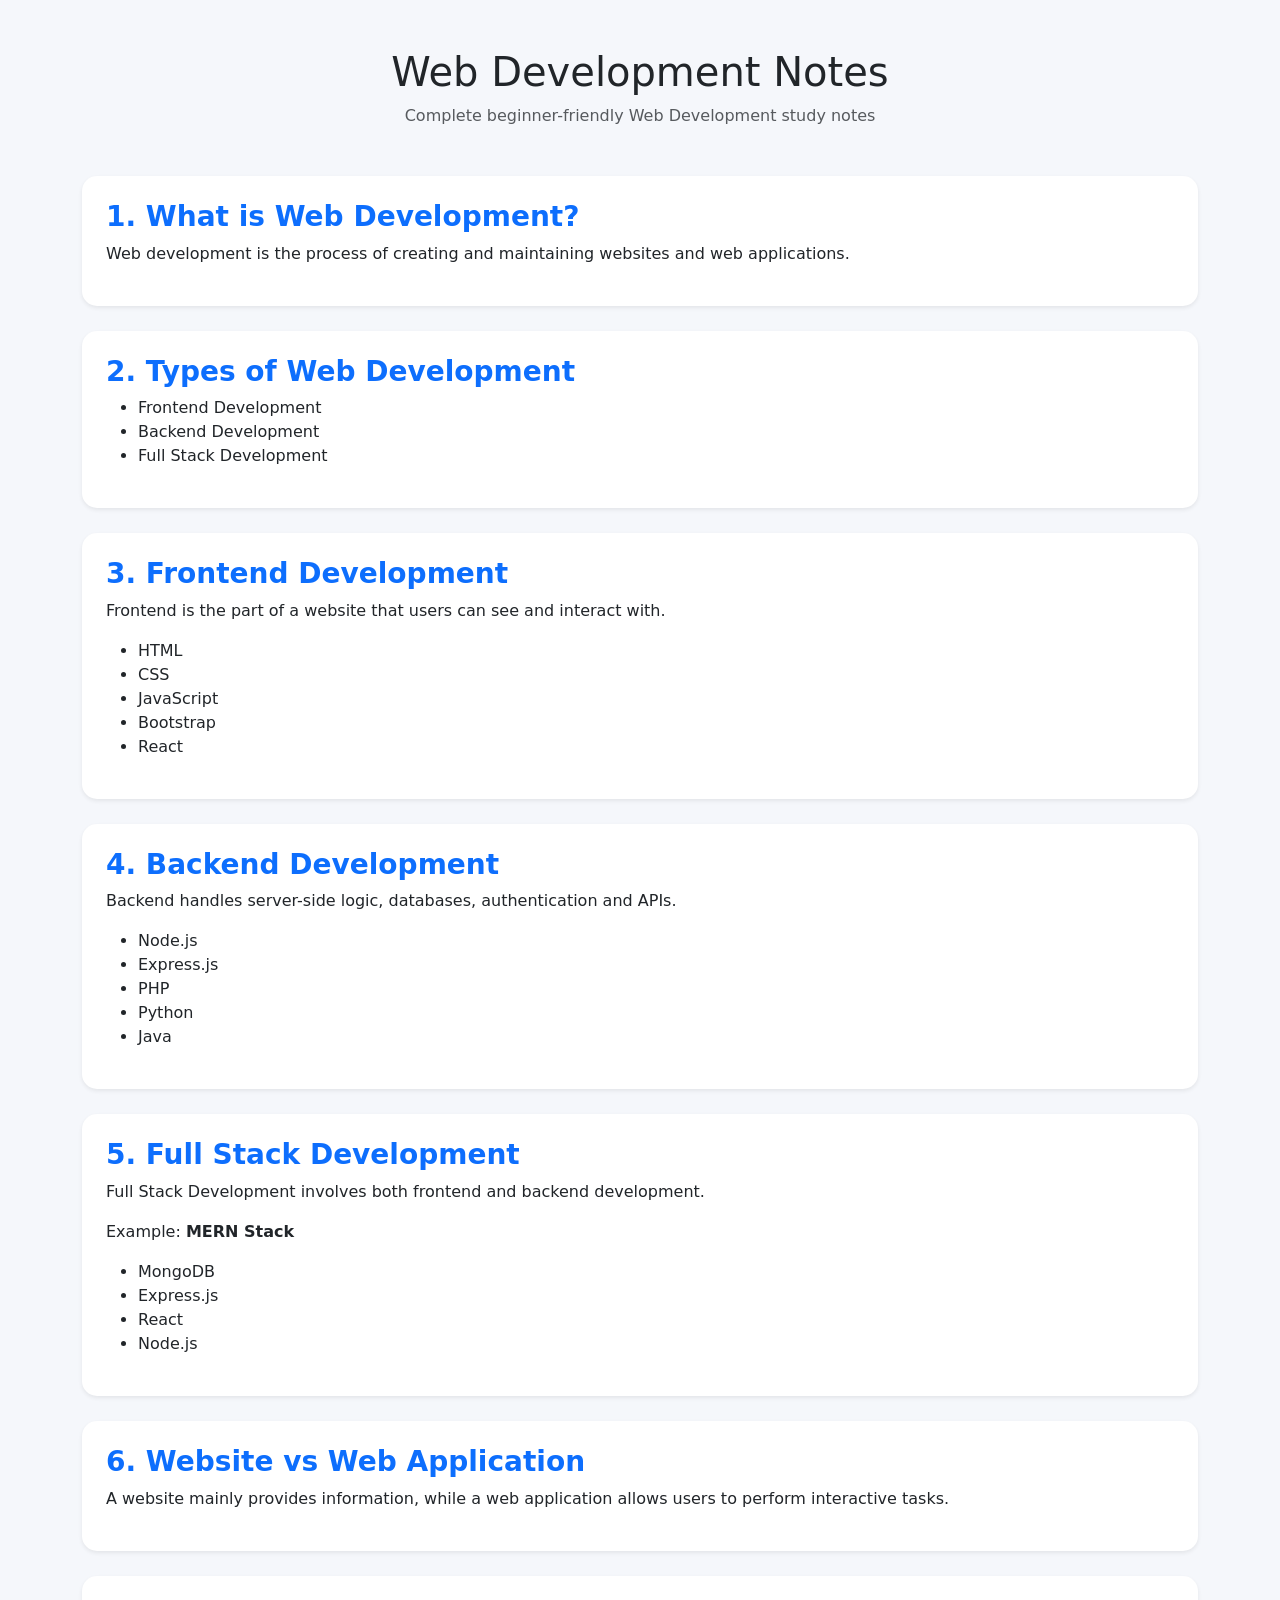
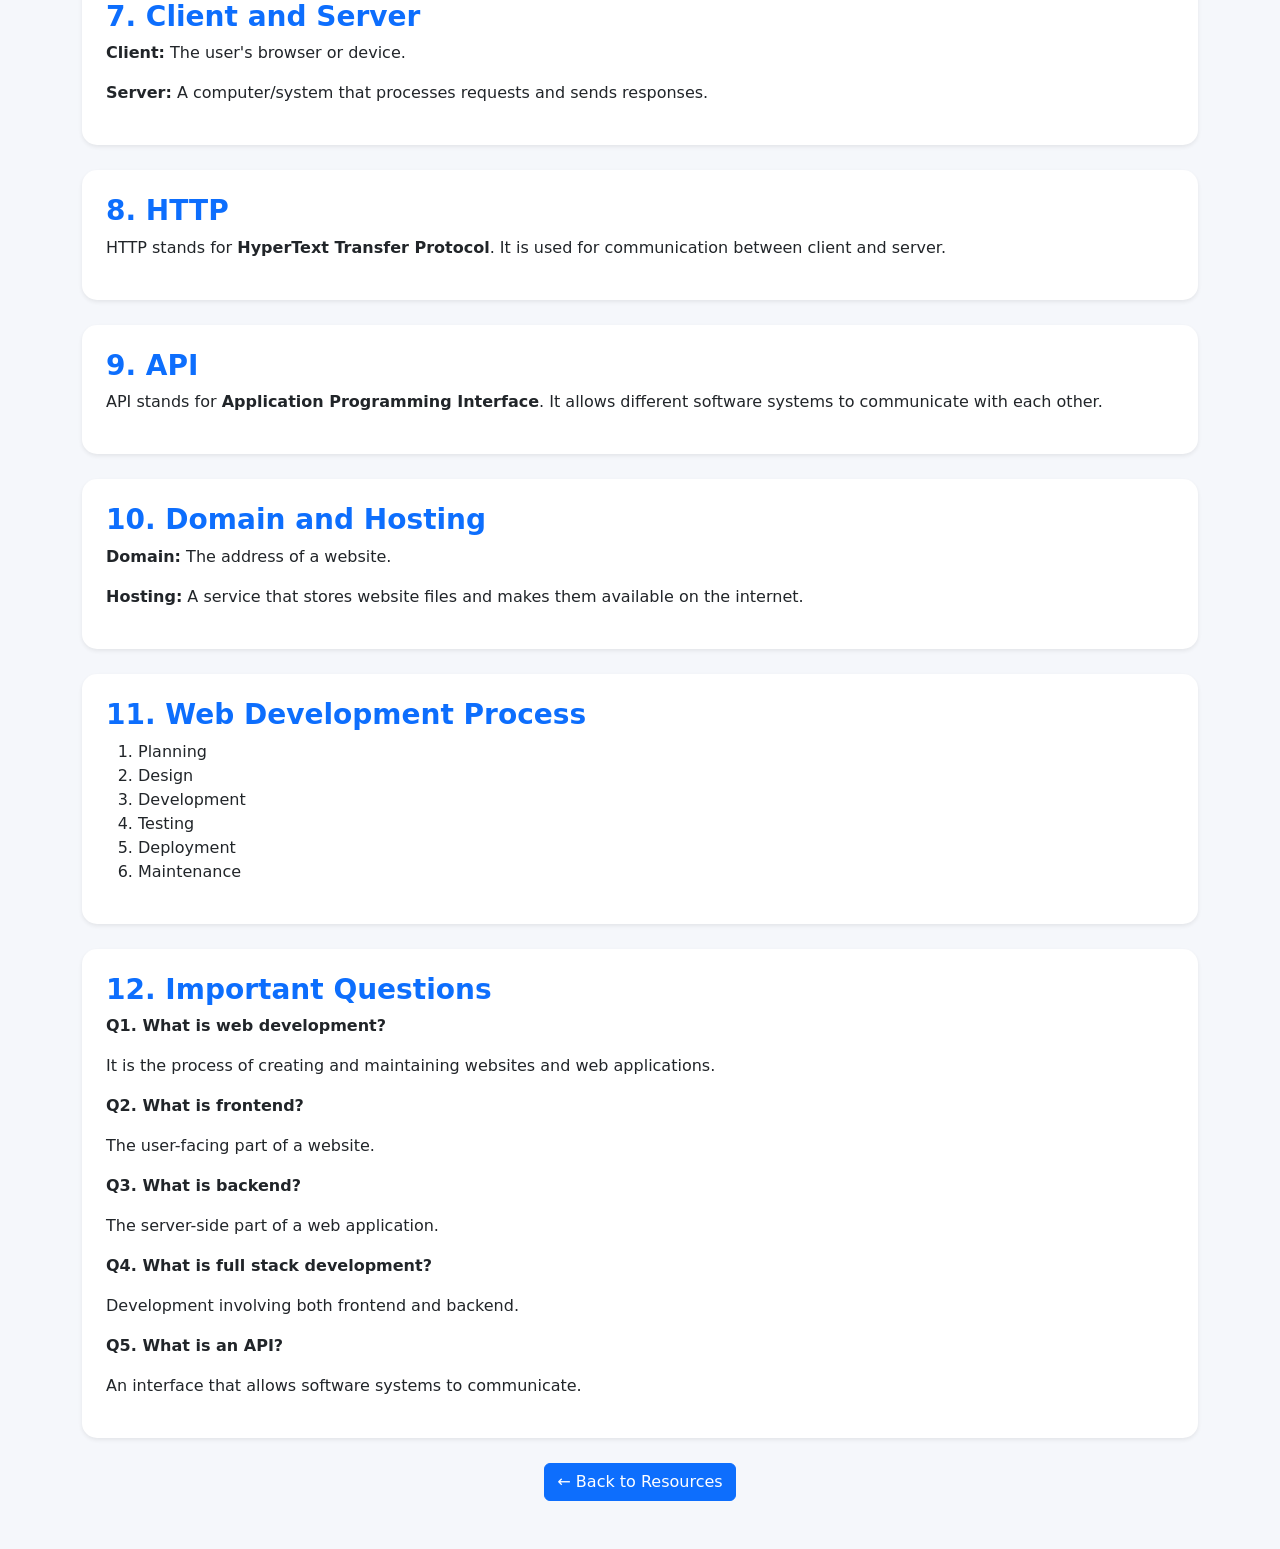
<file: Web-development.notes.html>
<!DOCTYPE html>
<html lang="en">
<head>
    <meta charset="UTF-8">
    <meta name="viewport" content="width=device-width, initial-scale=1.0">

    <title>Web Development Notes | Smart Campus Hub</title>

    <link href="https://cdn.jsdelivr.net/npm/bootstrap@5.3.3/dist/css/bootstrap.min.css" rel="stylesheet">

    <style>
        body {
            background: #f5f7fb;
        }

        .note-card {
            border: none;
            border-radius: 15px;
            margin-bottom: 25px;
        }

        pre {
            background: #212529;
            color: white;
            padding: 20px;
            border-radius: 10px;
            overflow-x: auto;
        }

        .topic-title {
            color: #0d6efd;
            font-weight: bold;
        }
    </style>
</head>

<body>

<div class="container py-5">

    <h1 class="text-center mb-2">Web Development Notes</h1>

    <p class="text-center text-muted mb-5">
        Complete beginner-friendly Web Development study notes
    </p>

    <div class="card note-card shadow-sm p-4">
        <h3 class="topic-title">1. What is Web Development?</h3>

        <p>
            Web development is the process of creating and maintaining
            websites and web applications.
        </p>
    </div>

    <div class="card note-card shadow-sm p-4">
        <h3 class="topic-title">2. Types of Web Development</h3>

        <ul>
            <li>Frontend Development</li>
            <li>Backend Development</li>
            <li>Full Stack Development</li>
        </ul>
    </div>

    <div class="card note-card shadow-sm p-4">
        <h3 class="topic-title">3. Frontend Development</h3>

        <p>
            Frontend is the part of a website that users can see and interact with.
        </p>

        <ul>
            <li>HTML</li>
            <li>CSS</li>
            <li>JavaScript</li>
            <li>Bootstrap</li>
            <li>React</li>
        </ul>
    </div>

    <div class="card note-card shadow-sm p-4">
        <h3 class="topic-title">4. Backend Development</h3>

        <p>
            Backend handles server-side logic, databases,
            authentication and APIs.
        </p>

        <ul>
            <li>Node.js</li>
            <li>Express.js</li>
            <li>PHP</li>
            <li>Python</li>
            <li>Java</li>
        </ul>
    </div>

    <div class="card note-card shadow-sm p-4">
        <h3 class="topic-title">5. Full Stack Development</h3>

        <p>
            Full Stack Development involves both frontend and backend development.
        </p>

        <p>
            Example: <b>MERN Stack</b>
        </p>

        <ul>
            <li>MongoDB</li>
            <li>Express.js</li>
            <li>React</li>
            <li>Node.js</li>
        </ul>
    </div>

    <div class="card note-card shadow-sm p-4">
        <h3 class="topic-title">6. Website vs Web Application</h3>

        <p>
            A website mainly provides information, while a web application
            allows users to perform interactive tasks.
        </p>
    </div>

    <div class="card note-card shadow-sm p-4">
        <h3 class="topic-title">7. Client and Server</h3>

        <p>
            <b>Client:</b> The user's browser or device.
        </p>

        <p>
            <b>Server:</b> A computer/system that processes requests
            and sends responses.
        </p>
    </div>

    <div class="card note-card shadow-sm p-4">
        <h3 class="topic-title">8. HTTP</h3>

        <p>
            HTTP stands for <b>HyperText Transfer Protocol</b>.
            It is used for communication between client and server.
        </p>
    </div>

    <div class="card note-card shadow-sm p-4">
        <h3 class="topic-title">9. API</h3>

        <p>
            API stands for <b>Application Programming Interface</b>.
            It allows different software systems to communicate with each other.
        </p>
    </div>

    <div class="card note-card shadow-sm p-4">
        <h3 class="topic-title">10. Domain and Hosting</h3>

        <p>
            <b>Domain:</b> The address of a website.
        </p>

        <p>
            <b>Hosting:</b> A service that stores website files
            and makes them available on the internet.
        </p>
    </div>

    <div class="card note-card shadow-sm p-4">
        <h3 class="topic-title">11. Web Development Process</h3>

        <ol>
            <li>Planning</li>
            <li>Design</li>
            <li>Development</li>
            <li>Testing</li>
            <li>Deployment</li>
            <li>Maintenance</li>
        </ol>
    </div>

    <div class="card note-card shadow-sm p-4">
        <h3 class="topic-title">12. Important Questions</h3>

        <p><b>Q1. What is web development?</b></p>
        <p>It is the process of creating and maintaining websites and web applications.</p>

        <p><b>Q2. What is frontend?</b></p>
        <p>The user-facing part of a website.</p>

        <p><b>Q3. What is backend?</b></p>
        <p>The server-side part of a web application.</p>

        <p><b>Q4. What is full stack development?</b></p>
        <p>Development involving both frontend and backend.</p>

        <p><b>Q5. What is an API?</b></p>
        <p>An interface that allows software systems to communicate.</p>
    </div>

    <div class="text-center mt-4">
        <a href="resources.html" class="btn btn-primary">
            ← Back to Resources
        </a>
    </div>

</div>

</body>
</html>
</file>
<file: style.css>
/* ================= GENERAL ================= */

* {
    margin: 0;
    padding: 0;
    box-sizing: border-box;
}

body {
    font-family: Arial, Helvetica, sans-serif;
    color: #1e293b;
    background-color: #ffffff;
}

html {
    scroll-behavior: smooth;
}


/* ================= NAVBAR ================= */

.navbar {
    padding: 14px 0;
}

.navbar-brand {
    font-size: 22px;
    letter-spacing: 0.3px;
}

.navbar-brand i {
    margin-right: 7px;
}

.nav-link {
    margin-left: 8px;
    transition: 0.3s;
}

.nav-link:hover {
    color: #60a5fa !important;
}


/* ================= HERO ================= */

.hero-section {
    min-height: 650px;
    display: flex;
    align-items: center;
    background: linear-gradient(
        135deg,
        #eff6ff,
        #ffffff
    );
}

.hero-section h1 {
    font-size: 55px;
    line-height: 1.15;
}

.hero-section p {
    max-width: 650px;
    line-height: 1.8;
}

.hero-section .btn {
    padding: 12px 22px;
}


/* ================= HERO ICON ================= */

.hero-icon {
    width: 300px;
    height: 300px;
    margin: auto;

    border-radius: 50%;

    background: #dbeafe;

    display: flex;
    align-items: center;
    justify-content: center;

    color: #2563eb;

    font-size: 130px;

    box-shadow: 0 20px 50px rgba(37, 99, 235, 0.15);
}


/* ================= STATS ================= */

.stat-card {
    border-radius: 15px;
    transition: all 0.3s ease;
}

.stat-card:hover {
    transform: translateY(-8px);
    box-shadow: 0 15px 30px rgba(0, 0, 0, 0.12) !important;
}

.stat-card h2 {
    font-weight: 700;
}

.stat-card i {
    transition: 0.3s;
}

.stat-card:hover i {
    transform: scale(1.15);
}


/* ================= SECTION TITLE ================= */

.section-title {
    text-align: center;
}

.section-title h2 {
    font-size: 40px;
}

.section-title p {
    color: #64748b;
}


/* ================= SERVICE CARDS ================= */

.service-card {
    border-radius: 18px;
    transition: all 0.3s ease;
}

.service-card:hover {
    transform: translateY(-10px);
    box-shadow: 0 15px 35px rgba(0, 0, 0, 0.12) !important;
}

.service-card .card-body {
    padding: 35px;
}

.service-card i {
    transition: 0.3s;
}

.service-card:hover i {
    transform: scale(1.15);
}

.service-card h4 {
    font-weight: 700;
}

.service-card p {
    line-height: 1.7;
}


/* ================= NOTICE CARDS ================= */

.notice-card {
    border-radius: 15px;
    transition: 0.3s;
}

.notice-card:hover {
    transform: translateY(-6px);
    box-shadow: 0 15px 30px rgba(0, 0, 0, 0.1) !important;
}

.notice-card h5 {
    line-height: 1.5;
}


/* ================= BUTTONS ================= */

.btn {
    border-radius: 8px;
    transition: 0.3s;
}

.btn:hover {
    transform: translateY(-2px);
}


/* ================= FOOTER ================= */

footer {
    margin-top: 30px;
}

footer a {
    transition: 0.3s;
}

footer a:hover {
    color: #ffffff !important;
    padding-left: 5px;
}


/* ================= RESPONSIVE ================= */

@media (max-width: 992px) {

    .hero-section {
        text-align: center;
        padding: 80px 0;
    }

    .hero-section h1 {
        font-size: 45px;
    }

    .hero-section p {
        margin-left: auto;
        margin-right: auto;
    }

    .hero-icon {
        width: 250px;
        height: 250px;
        font-size: 100px;
    }

}


@media (max-width: 576px) {

    .navbar-brand {
        font-size: 18px;
    }

    .hero-section h1 {
        font-size: 35px;
    }

    .hero-section p {
        font-size: 16px;
    }

    .hero-section .btn {
        width: 100%;
        margin-bottom: 10px;
    }

    .hero-icon {
        width: 200px;
        height: 200px;
        font-size: 80px;
    }

}
/* Hero Section */
.hero-section {
    background: linear-gradient(135deg, #f8fbff, #eaf4ff);
    min-height: 650px;
    display: flex;
    align-items: center;
}

/* Campus Image */
.campus-image-box {
    position: relative;
    padding: 15px;
}

.campus-image {
    width: 100%;
    height: 420px;
    object-fit: cover;
    border-radius: 25px;
    box-shadow: 0 15px 40px rgba(0, 80, 180, 0.18);
}

/* Floating Card */
.campus-info {
    position: absolute;
    right: -10px;
    bottom: 10px;
    background: white;
    padding: 25px;
    width: 250px;
    border-radius: 20px;
    box-shadow: 0 15px 35px rgba(0, 0, 0, 0.15);
}

.campus-info i {
    font-size: 45px;
    color: #0d6efd;
}

.campus-info h4 {
    margin-top: 10px;
    font-weight: 700;
}

.campus-info p {
    color: #6c757d;
    margin-bottom: 0;
}
/* ================= HERO SECTION ================= */

.hero-section {
    min-height: 90vh;
    padding-top: 100px;
    display: flex;
    align-items: center;
    background: linear-gradient(
        135deg,
        #f8fbff,
        #eef5ff,
        #ffffff
    );
}


/* Hero Heading */

.hero-section h1 {
    font-size: 3.5rem;
    line-height: 1.2;
}


/* Hero Paragraph */

.hero-section p {
    max-width: 650px;
    line-height: 1.8;
}


/* Buttons */

.hero-section .btn {
    border-radius: 30px;
    padding: 12px 24px;
    transition: 0.3s;
}

.hero-section .btn:hover {
    transform: translateY(-3px);
}


/* ================= CAMPUS IMAGE ================= */

.campus-image-box {
    position: relative;
    border-radius: 25px;
    overflow: hidden;
    box-shadow: 0 20px 45px rgba(0, 0, 0, 0.15);
    background: white;
    padding: 10px;
    transition: 0.4s;
}

.campus-image-box:hover {
    transform: translateY(-8px);
    box-shadow: 0 25px 55px rgba(0, 0, 0, 0.2);
}


.campus-image {
    width: 100%;
    height: 400px;
    object-fit: cover;
    border-radius: 18px;
}


/* Image Information */

.campus-info {
    position: absolute;
    bottom: 20px;
    left: 25px;
    right: 25px;
    background: rgba(255, 255, 255, 0.94);
    padding: 15px;
    border-radius: 15px;
    text-align: left;
    box-shadow: 0 8px 25px rgba(0, 0, 0, 0.12);
}

.campus-info i {
    color: #0d6efd;
    font-size: 25px;
}

.campus-info h4 {
    margin: 5px 0;
    font-weight: 700;
}

.campus-info p {
    margin: 0;
    font-size: 14px;
}


/* ================= CARDS ================= */

.card {
    border-radius: 18px;
    transition: 0.3s ease;
}

.card:hover {
    transform: translateY(-7px);
    box-shadow: 0 15px 35px rgba(0, 0, 0, 0.12) !important;
}


/* ================= NAVBAR ================= */

.navbar {
    box-shadow: 0 3px 15px rgba(0, 0, 0, 0.15);
}

.navbar .nav-link {
    margin-left: 8px;
    transition: 0.3s;
}

.navbar .nav-link:hover {
    color: #0d6efd !important;
}


/* ================= MOBILE ================= */

@media (max-width: 768px) {

    .hero-section {
        padding-top: 120px;
        text-align: center;
    }

    .hero-section h1 {
        font-size: 2.4rem;
    }

    .hero-section .btn {
        margin-bottom: 10px;
    }

    .campus-image {
        height: 300px;
    }

}
body {
            background: #f5f7fb;
        }

        .note-card {
            border: none;
            border-radius: 15px;
            margin-bottom: 25px;
        }

        pre {
            background: #212529;
            color: white;
            padding: 20px;
            border-radius: 10px;
            overflow-x: auto;
        }

        code {
            color: #d63384;
        }

        .topic-title {
            color: #0d6efd;
            font-weight: bold;
        }
        /* ================= GENERAL ================= */

html {
    scroll-behavior: smooth;
}

body {
    margin: 0;
    background: #f7f9fc;
    color: #172033;
    font-family: Arial, sans-serif;
}

.section-padding {
    padding: 80px 0;
}


/* ================= NAVBAR ================= */

.custom-navbar {
    background: rgba(7, 25, 52, 0.97);
    backdrop-filter: blur(12px);
    box-shadow: 0 5px 25px rgba(0,0,0,.15);
}

.navbar-brand {
    font-size: 21px;
}

.navbar-brand i {
    color: #00d4ff;
    font-size: 25px;
}

.nav-link {
    color: white !important;
    margin-left: 7px;
    transition: .3s;
}

.nav-link:hover,
.nav-link.active {
    color: #00d4ff !important;
}

.theme-btn {
    width: 40px;
    height: 40px;
    border-radius: 50%;
    background: transparent;
    color: white;
    border: 1px solid rgba(255,255,255,.4);
    margin-left: 10px;
    transition: .3s;
}

.theme-btn:hover {
    background: #00d4ff;
    color: #071934;
}


/* ================= HERO ================= */

.hero {
    min-height: 680px;
    margin-top: 56px;

    display: flex;
    align-items: center;

    background:
        linear-gradient(
            90deg,
            rgba(4,18,40,.94),
            rgba(4,18,40,.65),
            rgba(4,18,40,.20)
        ),
        url("image1.jpeg");

    background-size: cover;
    background-position: center;

    overflow: hidden;
}

.hero-content {
    color: white;
    padding: 70px 0;
}

.welcome-badge {
    display: inline-block;
    padding: 10px 18px;
    border-radius: 50px;

    color: #63e6ff;

    border: 1px solid rgba(0,212,255,.5);

    background: rgba(0,212,255,.12);

    font-weight: 600;
}

.hero h1 {
    font-size: clamp(42px, 6vw, 72px);
    font-weight: 800;
    line-height: 1.05;
    margin-top: 20px;
}

.hero h1 span {
    display: block;
    color: #00d4ff;
}

.hero p {
    max-width: 650px;
    color: #dce8f5;
    font-size: 18px;
    line-height: 1.8;
    margin-top: 25px;
}

.hero-buttons {
    margin-top: 30px;
}

.btn-main {
    background: #00d4ff;
    color: #06203b;
    border: none;
    padding: 13px 25px;
    border-radius: 10px;
    font-weight: 700;
    transition: .3s;
}

.btn-main:hover {
    background: white;
    color: #06203b;
    transform: translateY(-3px);
}

.btn-hero-outline {
    color: white;
    border: 1px solid white;
    padding: 12px 25px;
    border-radius: 10px;
    margin-left: 8px;
}

.btn-hero-outline:hover {
    background: white;
    color: #06203b;
}


/* ================= NOTICE PANEL ================= */

.notice-panel {
    background: rgba(255,255,255,.97);
    padding: 25px;
    border-radius: 20px;
    box-shadow: 0 20px 50px rgba(0,0,0,.25);
}

.notice-panel h4 {
    font-weight: 800;
}

.notice-panel a {
    text-decoration: none;
}

.notice-item {
    padding: 15px;
    margin-top: 12px;

    background: #f6f9fd;

    border-left: 4px solid #00d4ff;

    border-radius: 12px;
}

.notice-item strong {
    display: block;
    margin-top: 8px;
}

.notice-item small {
    display: block;
    color: #6c757d;
    margin-top: 4px;
}


/* ================= STATS ================= */

.stats-section {
    margin-top: -45px;
    position: relative;
    z-index: 5;
    padding-bottom: 50px;
}

.stat-card {
    background: white;
    padding: 25px;
    border-radius: 18px;
    box-shadow: 0 10px 30px rgba(25,50,80,.10);
    transition: .3s;
}

.stat-card:hover {
    transform: translateY(-7px);
}

.stat-icon {
    width: 55px;
    height: 55px;

    display: flex;
    align-items: center;
    justify-content: center;

    border-radius: 15px;

    background: #eafaff;
    color: #009fc8;

    font-size: 25px;
}

.stat-card h3 {
    font-size: 30px;
    font-weight: 800;
    margin-top: 15px;
}

.stat-card p {
    color: #6c757d;
    margin: 0;
}


/* ================= SECTION TITLE ================= */

.section-title {
    margin-bottom: 45px;
}

.section-title span {
    color: #009fc8;
    font-size: 13px;
    font-weight: 800;
    letter-spacing: 1.5px;
}

.section-title h2 {
    font-size: 38px;
    font-weight: 800;
    margin-top: 8px;
}

.section-title p {
    color: #6c757d;
}


/* ================= QUICK CARDS ================= */

.quick-card {
    display: block;

    text-decoration: none;
    text-align: center;

    background: white;

    padding: 30px 15px;

    border-radius: 18px;

    color: #172033;

    border: 1px solid #edf0f5;

    transition: .35s;
}

.quick-card:hover {
    transform: translateY(-8px);
    box-shadow: 0 15px 35px rgba(0,0,0,.10);
    color: #009fc8;
}

.quick-card i {
    display: block;

    color: #009fc8;

    font-size: 35px;

    margin-bottom: 15px;
}

.quick-card h6 {
    font-weight: 700;
    margin: 0;
}


/* ================= SERVICES ================= */

.services-section {
    background: #f0f5fa;
}

.feature-card {
    background: white;

    padding: 30px;

    height: 100%;

    border-radius: 18px;

    box-shadow: 0 8px 25px rgba(25,50,80,.08);

    transition: .35s;
}

.feature-card:hover {
    transform: translateY(-8px);
    box-shadow: 0 18px 40px rgba(25,50,80,.14);
}

.feature-icon {
    width: 65px;
    height: 65px;

    display: flex;
    align-items: center;
    justify-content: center;

    background: #eafaff;

    color: #009fc8;

    border-radius: 17px;

    font-size: 30px;
}

.feature-card h4 {
    margin-top: 20px;
    font-weight: 700;
}

.feature-card p {
    color: #6c757d;
    line-height: 1.7;
}


/* ================= UPDATE CARDS ================= */

.update-card {
    background: white;

    padding: 25px;

    height: 100%;

    border-radius: 17px;

    box-shadow: 0 8px 25px rgba(25,50,80,.07);

    transition: .3s;
}

.update-card:hover {
    transform: translateY(-5px);
}

.update-card > span {
    display: inline-block;

    padding: 7px 12px;

    border-radius: 20px;

    background: #e9faff;

    color: #009fc8;

    font-size: 12px;

    font-weight: 700;
}

.update-card h5 {
    font-weight: 700;
    margin-top: 18px;
}

.update-card p {
    color: #6c757d;
    line-height: 1.7;
}

.update-card a {
    color: #009fc8;
    text-decoration: none;
    font-weight: 700;
}


/* ================= CAMPUS BOX ================= */

.campus-box {
    background: linear-gradient(
        135deg,
        #071934,
        #103b65
    );

    color: white;

    padding: 50px;

    border-radius: 25px;

    position: relative;

    overflow: hidden;
}

.campus-box h2 {
    font-size: 38px;
    font-weight: 800;
    margin-top: 15px;
}

.campus-box p {
    color: #d8e5f2;
    line-height: 1.7;
}

.campus-label {
    color: #00d4ff;
    font-weight: 800;
    letter-spacing: 2px;
}

.info-line {
    margin-top: 15px;
}

.info-line i {
    color: #00d4ff;
    margin-right: 8px;
}


/* ================= FOOTER ================= */

footer {
    background: #061426;
    color: white;
    padding: 55px 0 25px;
}

footer h5 {
    font-weight: 700;
}

footer h6 {
    font-weight: 700;
    margin-bottom: 18px;
}

footer p {
    color: #9eafc1;
    line-height: 1.7;
}

footer a {
    display: block;

    color: #9eafc1;

    text-decoration: none;

    margin-bottom: 10px;

    transition: .3s;
}

footer a:hover {
    color: #00d4ff;
}

footer hr {
    border-color: #304258;
    margin-top: 30px;
}

.copyright {
    text-align: center;
    margin-bottom: 0;
}


/* ================= DARK MODE ================= */

body.dark-mode {
    background: #0c1727;
    color: #e8f0f7;
}

body.dark-mode .stat-card,
body.dark-mode .quick-card,
body.dark-mode .feature-card,
body.dark-mode .update-card {
    background: #142238;
    color: #e8f0f7;
    border-color: #263953;
}

body.dark-mode .services-section {
    background: #101d30;
}

body.dark-mode .stat-card p,
body.dark-mode .feature-card p,
body.dark-mode .update-card p,
body.dark-mode .section-title p {
    color: #aebdce;
}

body.dark-mode .notice-panel {
    background: #142238;
    color: white;
}

body.dark-mode .notice-item {
    background: #1c2d45;
}

body.dark-mode .quick-card:hover {
    color: #00d4ff;
}


/* ================= RESPONSIVE ================= */

@media (max-width: 991px) {

    .hero {
        min-height: auto;
    }

    .hero-content {
        padding: 80px 0 40px;
    }

    .notice-panel {
        margin-bottom: 50px;
    }

    .stats-section {
        margin-top: 0;
    }
}


@media (max-width: 576px) {

    .hero h1 {
        font-size: 42px;
    }

    .hero p {
        font-size: 16px;
    }

    .btn-hero-outline {
        margin-left: 0;
        margin-top: 10px;
    }

    .campus-box {
        padding: 30px 22px;
    }

    .campus-box h2 {
        font-size: 30px;
    }

    .section-padding {
        padding: 60px 0;
    }
}
</file>
